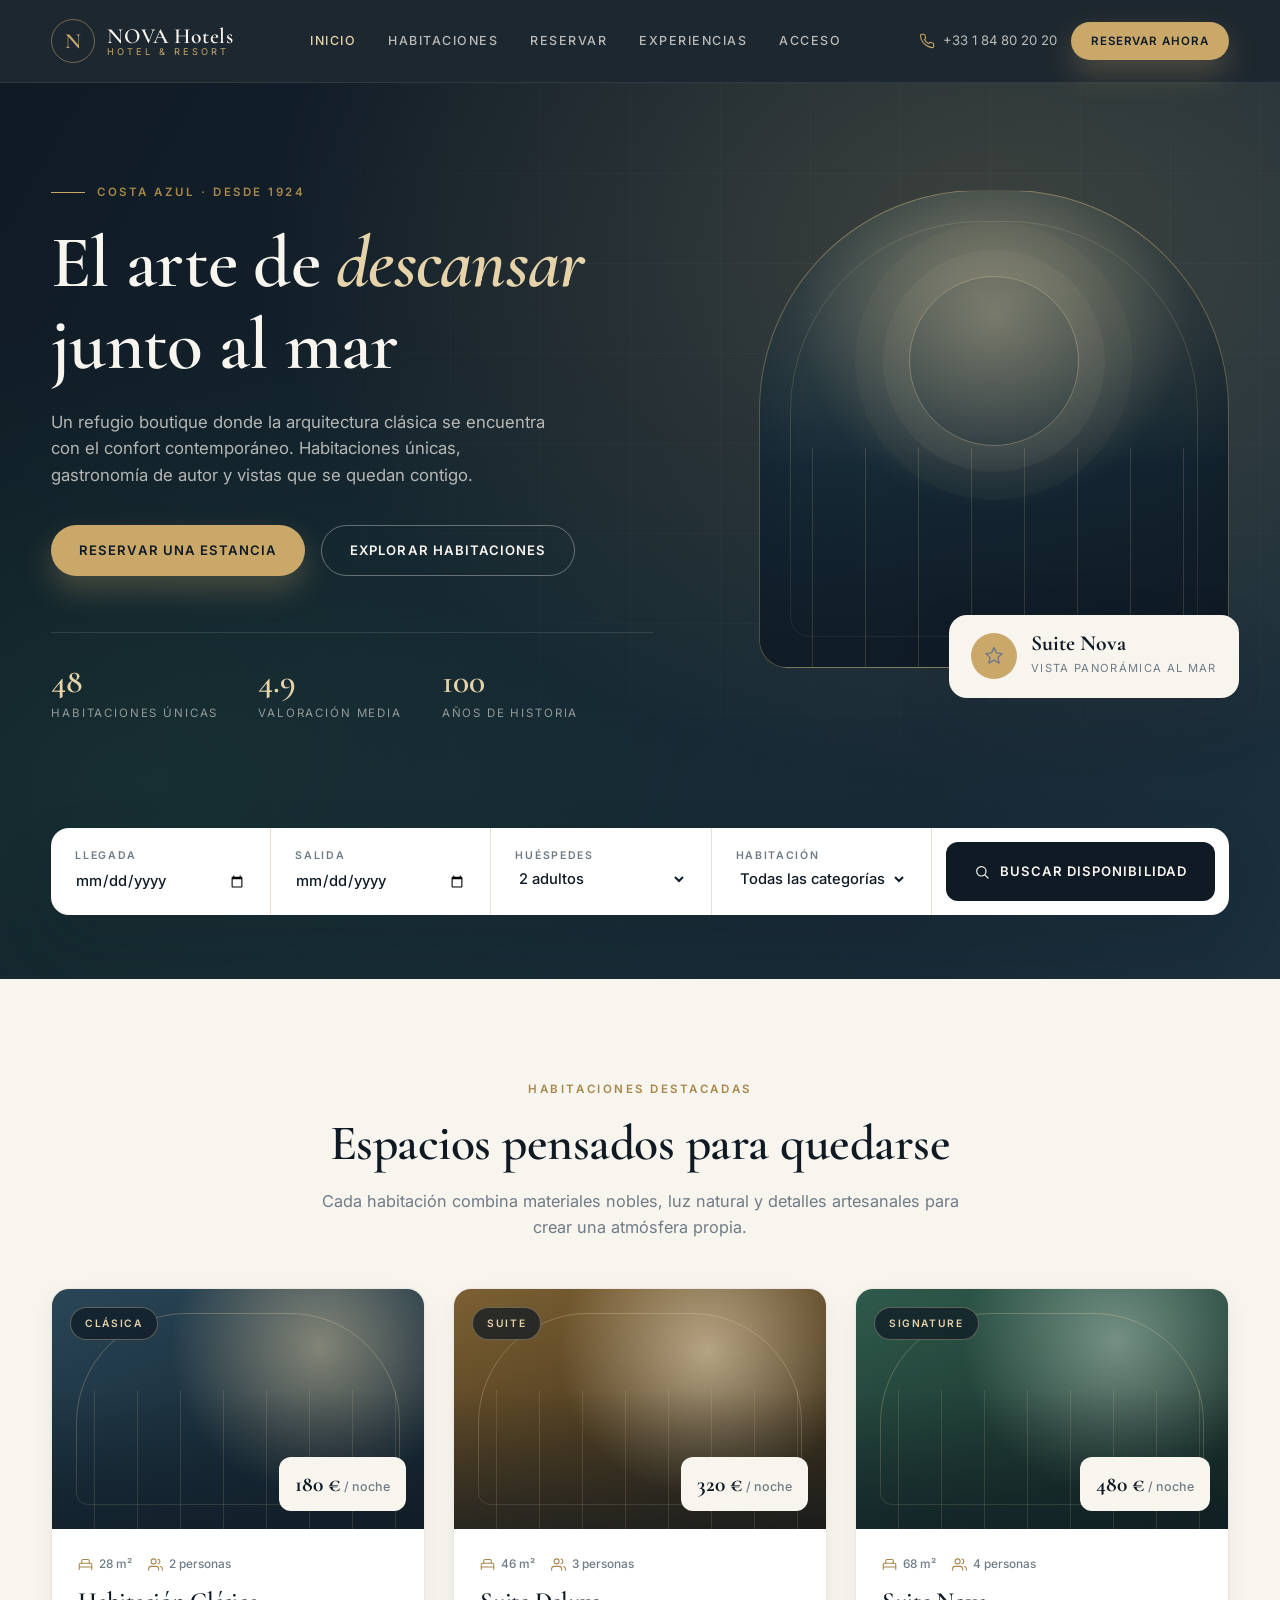
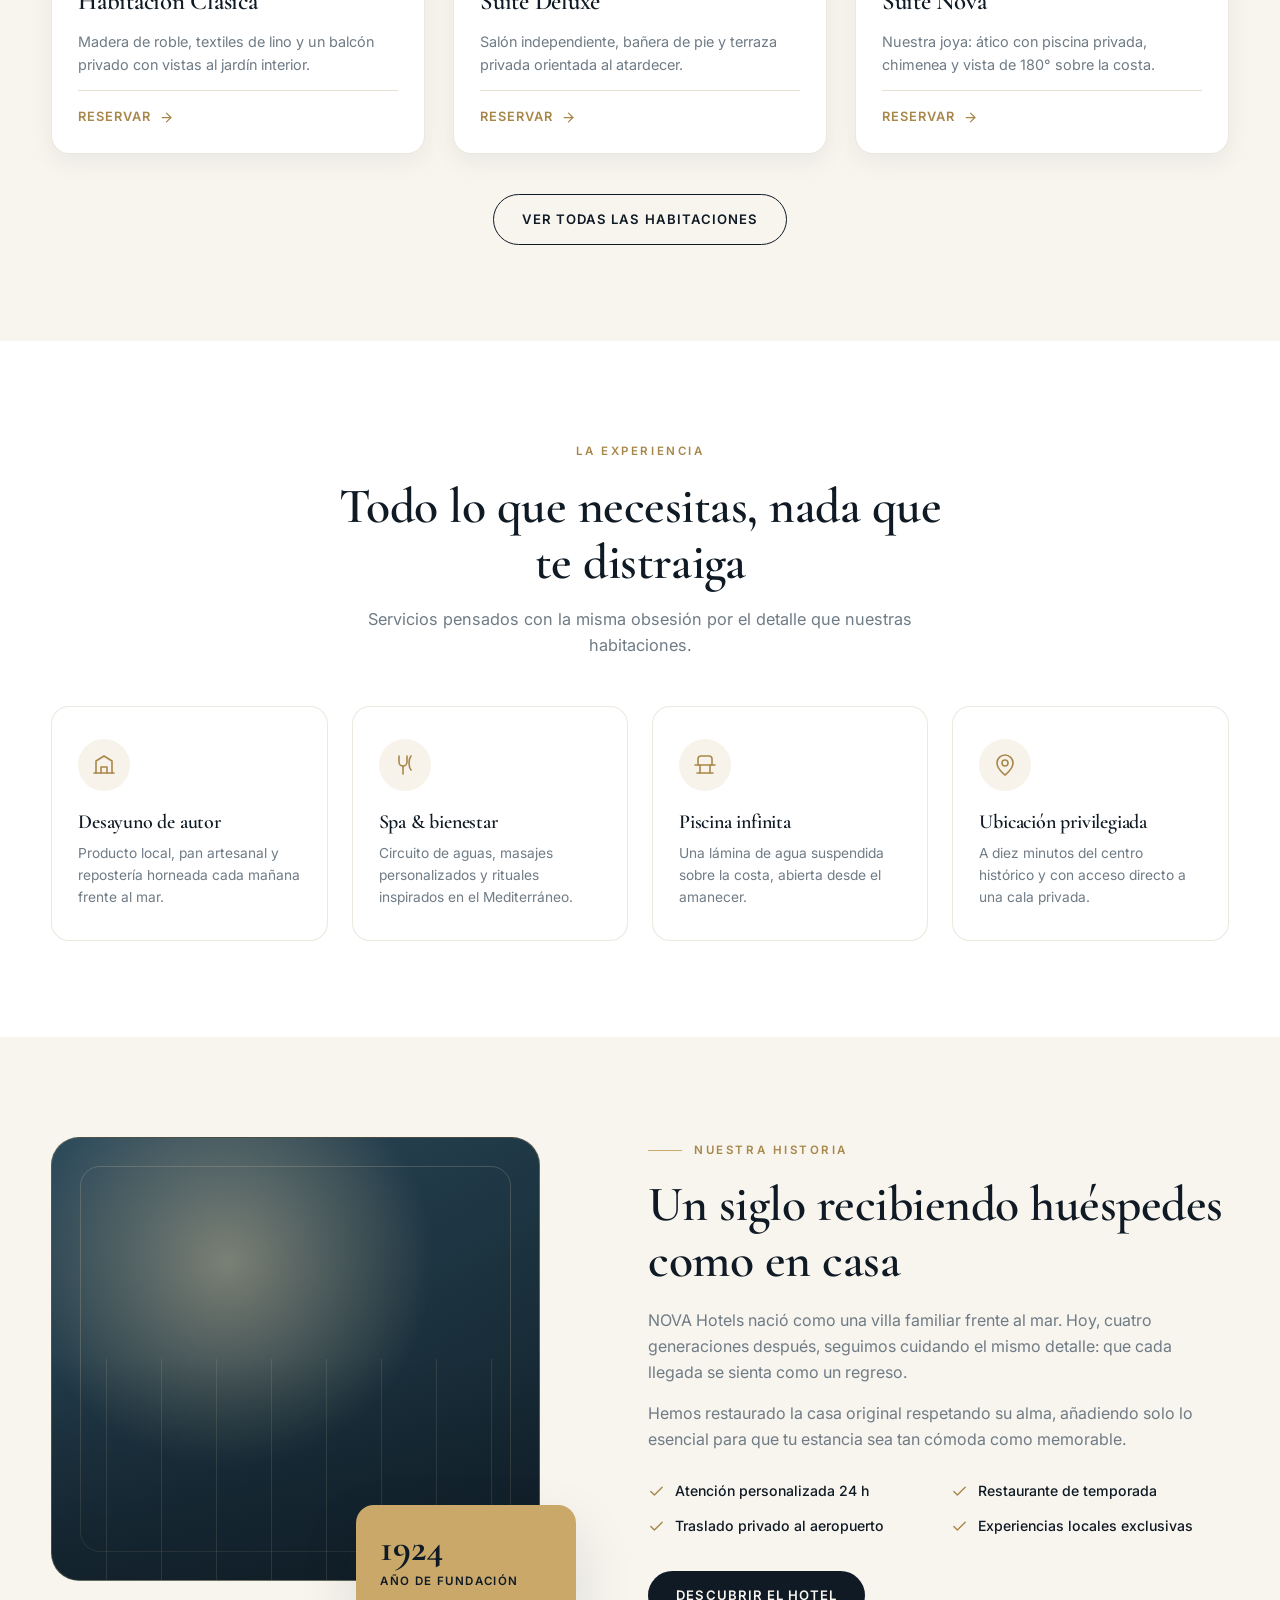
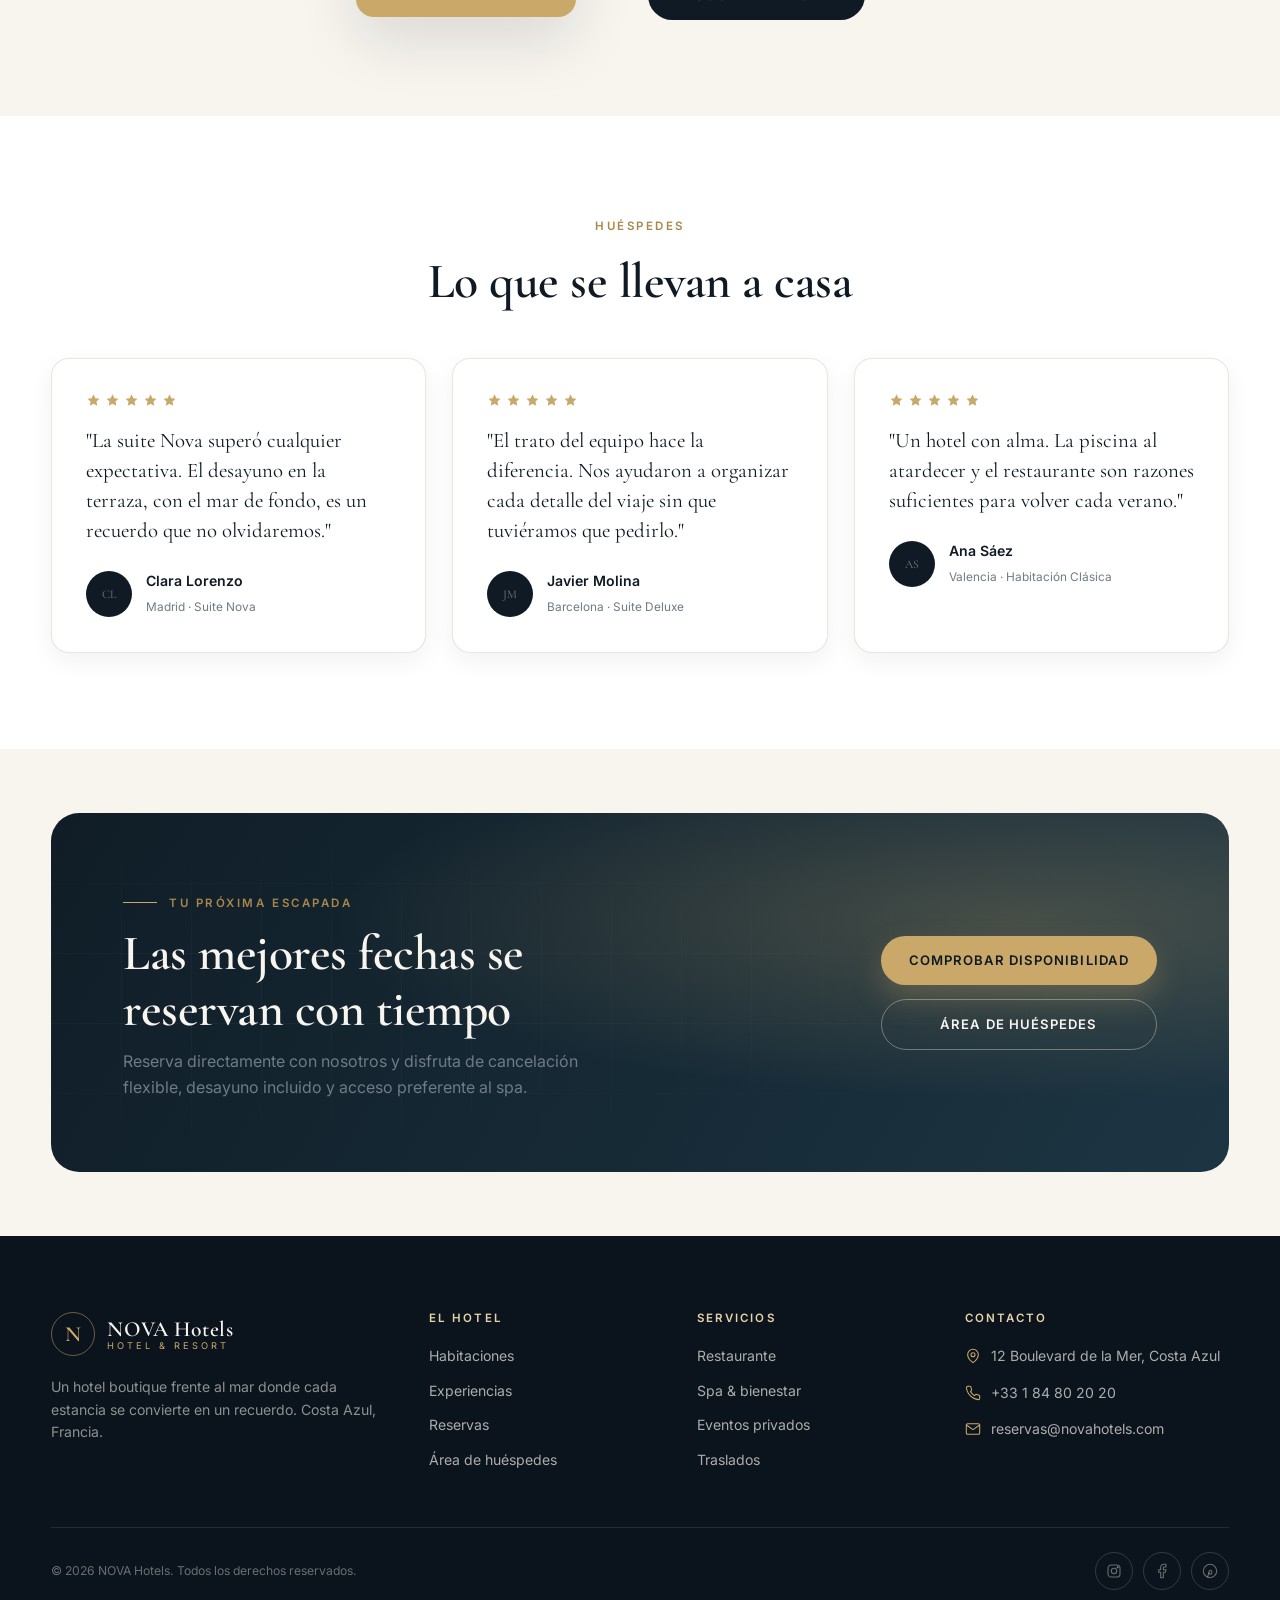
<file: src/main/resources/static/index.html>
<!DOCTYPE html>
<html lang="es">
<head>
  <meta charset="UTF-8">
  <meta name="viewport" content="width=device-width, initial-scale=1.0">
  <meta name="description" content="NOVA Hotels, hotel boutique frente al mar. Habitaciones exclusivas, gastronomía de autor y experiencias inolvidables.">
  <title>NOVA Hotels | Hotel &amp; Resort</title>
  <link rel="stylesheet" href="css/styles.css">
</head>
<body>

  <header class="site-header">
    <div class="container site-header__inner">
      <input type="checkbox" id="nav-check" class="nav-check">
      <a class="brand" href="index.html">
        <span class="brand__mark">N</span>
        <span class="brand__text">
          <span class="brand__name">NOVA Hotels</span>
          <span class="brand__tag">Hotel &amp; Resort</span>
        </span>
      </a>

      <nav class="site-nav" id="site-nav">
        <a href="index.html" class="is-active">Inicio</a>
        <a href="habitaciones.html">Habitaciones</a>
        <a href="reservar.html">Reservar</a>
        <a href="index.html#experiencias">Experiencias</a>
        <a href="login.html">Acceso</a>
      </nav>

      <div class="site-header__actions">
        <span class="site-header__phone">
          <svg width="16" height="16" viewBox="0 0 24 24" fill="none" stroke="currentColor" stroke-width="1.6" stroke-linecap="round" stroke-linejoin="round"><path d="M22 16.92v3a2 2 0 0 1-2.18 2 19.79 19.79 0 0 1-8.63-3.07 19.5 19.5 0 0 1-6-6 19.79 19.79 0 0 1-3.07-8.67A2 2 0 0 1 4.11 2h3a2 2 0 0 1 2 1.72c.13.96.36 1.9.7 2.81a2 2 0 0 1-.45 2.11L8.09 9.91a16 16 0 0 0 6 6l1.27-1.27a2 2 0 0 1 2.11-.45c.91.34 1.85.57 2.81.7A2 2 0 0 1 22 16.92z"/></svg>
          +33 1 84 80 20 20
        </span>
        <a class="btn btn--gold btn--sm" href="reservar.html">Reservar ahora</a>
        <label class="nav-toggle" for="nav-check" aria-label="Abrir menú">
          <span></span>
          <span></span>
          <span></span>
        </label>
      </div>
    </div>
  </header>

  <section class="hero">
    <div class="container">
      <div class="hero__inner">
        <div class="hero__content">
          <span class="eyebrow">Costa Azul · Desde 1924</span>
          <h1>El arte de <em>descansar</em> junto al mar</h1>
          <p>Un refugio boutique donde la arquitectura clásica se encuentra con el confort contemporáneo. Habitaciones únicas, gastronomía de autor y vistas que se quedan contigo.</p>
          <div class="hero__actions">
            <a class="btn btn--gold" href="reservar.html">Reservar una estancia</a>
            <a class="btn btn--outline" href="habitaciones.html">Explorar habitaciones</a>
          </div>
          <div class="hero__stats">
            <div class="hero__stat">
              <strong>48</strong>
              <span>Habitaciones únicas</span>
            </div>
            <div class="hero__stat">
              <strong>4.9</strong>
              <span>Valoración media</span>
            </div>
            <div class="hero__stat">
              <strong>100</strong>
              <span>Años de historia</span>
            </div>
          </div>
        </div>

        <div class="hero__visual">
          <div class="hero__frame">
            <span class="hero__frame-lines"></span>
          </div>
          <div class="hero__badge">
            <span class="hero__badge-icon">
              <svg width="20" height="20" viewBox="0 0 24 24" fill="none" stroke="currentColor" stroke-width="1.7" stroke-linecap="round" stroke-linejoin="round"><path d="M12 2l2.9 6.26L21.5 9.3l-4.75 4.4L18 20.5 12 17l-6 3.5 1.25-6.8L2.5 9.3l6.6-1.04L12 2z"/></svg>
            </span>
            <div>
              <strong>Suite Nova</strong>
              <span>Vista panorámica al mar</span>
            </div>
          </div>
        </div>
      </div>
    </div>

    <div class="container booking-bar">
      <form class="booking-bar__card" action="reservar.html">
        <div class="booking-field">
          <label for="llegada">Llegada</label>
          <input type="date" id="llegada" name="llegada">
        </div>
        <div class="booking-field">
          <label for="salida">Salida</label>
          <input type="date" id="salida" name="salida">
        </div>
        <div class="booking-field">
          <label for="huespedes">Huéspedes</label>
          <select id="huespedes" name="huespedes">
            <option>2 adultos</option>
            <option>1 adulto</option>
            <option>2 adultos + 1 niño</option>
            <option>3 adultos</option>
            <option>4 adultos</option>
          </select>
        </div>
        <div class="booking-field">
          <label for="tipo">Habitación</label>
          <select id="tipo" name="tipo">
            <option>Todas las categorías</option>
            <option>Clásica</option>
            <option>Deluxe</option>
            <option>Suite</option>
            <option>Suite Nova</option>
          </select>
        </div>
        <div class="booking-bar__action">
          <button class="btn btn--dark" type="submit">
            <svg width="16" height="16" viewBox="0 0 24 24" fill="none" stroke="currentColor" stroke-width="1.8" stroke-linecap="round" stroke-linejoin="round"><circle cx="11" cy="11" r="7"/><path d="M21 21l-4.35-4.35"/></svg>
            Buscar disponibilidad
          </button>
        </div>
      </form>
    </div>
  </section>

  <section class="section section--cream">
    <div class="container">
      <div class="section-head section-head--center">
        <span class="eyebrow">Habitaciones destacadas</span>
        <h2>Espacios pensados para quedarse</h2>
        <p>Cada habitación combina materiales nobles, luz natural y detalles artesanales para crear una atmósfera propia.</p>
      </div>

      <div class="featured-grid">
        <article class="room-card">
          <div class="room-card__media">
            <span class="room-card__tag">Clásica</span>
            <div class="room-card__price"><strong>180 €</strong> <span>/ noche</span></div>
          </div>
          <div class="room-card__body">
            <div class="room-card__meta">
              <span><svg width="15" height="15" viewBox="0 0 24 24" fill="none" stroke="currentColor" stroke-width="1.7" stroke-linecap="round" stroke-linejoin="round"><path d="M2 20v-8a2 2 0 0 1 2-2h16a2 2 0 0 1 2 2v8"/><path d="M2 16h20"/><path d="M6 10V6a2 2 0 0 1 2-2h8a2 2 0 0 1 2 2v4"/></svg> 28 m²</span>
              <span><svg width="15" height="15" viewBox="0 0 24 24" fill="none" stroke="currentColor" stroke-width="1.7" stroke-linecap="round" stroke-linejoin="round"><path d="M17 21v-2a4 4 0 0 0-4-4H5a4 4 0 0 0-4 4v2"/><circle cx="9" cy="7" r="4"/><path d="M23 21v-2a4 4 0 0 0-3-3.87"/><path d="M16 3.13a4 4 0 0 1 0 7.75"/></svg> 2 personas</span>
            </div>
            <h3>Habitación Clásica</h3>
            <p>Madera de roble, textiles de lino y un balcón privado con vistas al jardín interior.</p>
            <div class="room-card__footer">
              <a class="link-arrow" href="reservar.html">Reservar
                <svg width="15" height="15" viewBox="0 0 24 24" fill="none" stroke="currentColor" stroke-width="2" stroke-linecap="round" stroke-linejoin="round"><path d="M5 12h14"/><path d="M12 5l7 7-7 7"/></svg>
              </a>
            </div>
          </div>
        </article>

        <article class="room-card">
          <div class="room-card__media room-card__media--gold">
            <span class="room-card__tag">Suite</span>
            <div class="room-card__price"><strong>320 €</strong> <span>/ noche</span></div>
          </div>
          <div class="room-card__body">
            <div class="room-card__meta">
              <span><svg width="15" height="15" viewBox="0 0 24 24" fill="none" stroke="currentColor" stroke-width="1.7" stroke-linecap="round" stroke-linejoin="round"><path d="M2 20v-8a2 2 0 0 1 2-2h16a2 2 0 0 1 2 2v8"/><path d="M2 16h20"/><path d="M6 10V6a2 2 0 0 1 2-2h8a2 2 0 0 1 2 2v4"/></svg> 46 m²</span>
              <span><svg width="15" height="15" viewBox="0 0 24 24" fill="none" stroke="currentColor" stroke-width="1.7" stroke-linecap="round" stroke-linejoin="round"><path d="M17 21v-2a4 4 0 0 0-4-4H5a4 4 0 0 0-4 4v2"/><circle cx="9" cy="7" r="4"/><path d="M23 21v-2a4 4 0 0 0-3-3.87"/><path d="M16 3.13a4 4 0 0 1 0 7.75"/></svg> 3 personas</span>
            </div>
            <h3>Suite Deluxe</h3>
            <p>Salón independiente, bañera de pie y terraza privada orientada al atardecer.</p>
            <div class="room-card__footer">
              <a class="link-arrow" href="reservar.html">Reservar
                <svg width="15" height="15" viewBox="0 0 24 24" fill="none" stroke="currentColor" stroke-width="2" stroke-linecap="round" stroke-linejoin="round"><path d="M5 12h14"/><path d="M12 5l7 7-7 7"/></svg>
              </a>
            </div>
          </div>
        </article>

        <article class="room-card">
          <div class="room-card__media room-card__media--green">
            <span class="room-card__tag">Signature</span>
            <div class="room-card__price"><strong>480 €</strong> <span>/ noche</span></div>
          </div>
          <div class="room-card__body">
            <div class="room-card__meta">
              <span><svg width="15" height="15" viewBox="0 0 24 24" fill="none" stroke="currentColor" stroke-width="1.7" stroke-linecap="round" stroke-linejoin="round"><path d="M2 20v-8a2 2 0 0 1 2-2h16a2 2 0 0 1 2 2v8"/><path d="M2 16h20"/><path d="M6 10V6a2 2 0 0 1 2-2h8a2 2 0 0 1 2 2v4"/></svg> 68 m²</span>
              <span><svg width="15" height="15" viewBox="0 0 24 24" fill="none" stroke="currentColor" stroke-width="1.7" stroke-linecap="round" stroke-linejoin="round"><path d="M17 21v-2a4 4 0 0 0-4-4H5a4 4 0 0 0-4 4v2"/><circle cx="9" cy="7" r="4"/><path d="M23 21v-2a4 4 0 0 0-3-3.87"/><path d="M16 3.13a4 4 0 0 1 0 7.75"/></svg> 4 personas</span>
            </div>
            <h3>Suite Nova</h3>
            <p>Nuestra joya: ático con piscina privada, chimenea y vista de 180° sobre la costa.</p>
            <div class="room-card__footer">
              <a class="link-arrow" href="reservar.html">Reservar
                <svg width="15" height="15" viewBox="0 0 24 24" fill="none" stroke="currentColor" stroke-width="2" stroke-linecap="round" stroke-linejoin="round"><path d="M5 12h14"/><path d="M12 5l7 7-7 7"/></svg>
              </a>
            </div>
          </div>
        </article>
      </div>

      <div class="section-foot">
        <a class="btn btn--outline-dark" href="habitaciones.html">Ver todas las habitaciones</a>
      </div>
    </div>
  </section>

  <section class="section section--white" id="experiencias">
    <div class="container">
      <div class="section-head section-head--center">
        <span class="eyebrow">La experiencia</span>
        <h2>Todo lo que necesitas, nada que te distraiga</h2>
        <p>Servicios pensados con la misma obsesión por el detalle que nuestras habitaciones.</p>
      </div>

      <div class="features-grid">
        <article class="feature">
          <span class="feature__icon">
            <svg width="24" height="24" viewBox="0 0 24 24" fill="none" stroke="currentColor" stroke-width="1.6" stroke-linecap="round" stroke-linejoin="round"><path d="M2 20h20"/><path d="M4 20V8l8-5 8 5v12"/><path d="M9 20v-6h6v6"/></svg>
          </span>
          <h3>Desayuno de autor</h3>
          <p>Producto local, pan artesanal y repostería horneada cada mañana frente al mar.</p>
        </article>

        <article class="feature">
          <span class="feature__icon">
            <svg width="24" height="24" viewBox="0 0 24 24" fill="none" stroke="currentColor" stroke-width="1.6" stroke-linecap="round" stroke-linejoin="round"><path d="M6 3v6a4 4 0 0 0 8 0V3"/><path d="M10 13v8"/><path d="M18 3c-1.5 2-2 4-2 7s.5 5 2 7"/></svg>
          </span>
          <h3>Spa &amp; bienestar</h3>
          <p>Circuito de aguas, masajes personalizados y rituales inspirados en el Mediterráneo.</p>
        </article>

        <article class="feature">
          <span class="feature__icon">
            <svg width="24" height="24" viewBox="0 0 24 24" fill="none" stroke="currentColor" stroke-width="1.6" stroke-linecap="round" stroke-linejoin="round"><path d="M2 12h20"/><path d="M5 12V6a3 3 0 0 1 3-3h8a3 3 0 0 1 3 3v6"/><path d="M7 12v8"/><path d="M17 12v8"/><path d="M4 20h16"/></svg>
          </span>
          <h3>Piscina infinita</h3>
          <p>Una lámina de agua suspendida sobre la costa, abierta desde el amanecer.</p>
        </article>

        <article class="feature">
          <span class="feature__icon">
            <svg width="24" height="24" viewBox="0 0 24 24" fill="none" stroke="currentColor" stroke-width="1.6" stroke-linecap="round" stroke-linejoin="round"><path d="M20 10c0 6-8 12-8 12S4 16 4 10a8 8 0 1 1 16 0z"/><circle cx="12" cy="10" r="3"/></svg>
          </span>
          <h3>Ubicación privilegiada</h3>
          <p>A diez minutos del centro histórico y con acceso directo a una cala privada.</p>
        </article>
      </div>
    </div>
  </section>

  <section class="section section--cream">
    <div class="container about">
      <div class="about__visual">
        <div class="about__frame"></div>
        <div class="about__note">
          <strong>1924</strong>
          <span>Año de fundación</span>
        </div>
      </div>
      <div class="about__content">
        <span class="eyebrow">Nuestra historia</span>
        <h2>Un siglo recibiendo huéspedes como en casa</h2>
        <p>NOVA Hotels nació como una villa familiar frente al mar. Hoy, cuatro generaciones después, seguimos cuidando el mismo detalle: que cada llegada se sienta como un regreso.</p>
        <p>Hemos restaurado la casa original respetando su alma, añadiendo solo lo esencial para que tu estancia sea tan cómoda como memorable.</p>
        <ul class="about__list">
          <li><svg width="17" height="17" viewBox="0 0 24 24" fill="none" stroke="currentColor" stroke-width="2" stroke-linecap="round" stroke-linejoin="round"><path d="M20 6L9 17l-5-5"/></svg> Atención personalizada 24 h</li>
          <li><svg width="17" height="17" viewBox="0 0 24 24" fill="none" stroke="currentColor" stroke-width="2" stroke-linecap="round" stroke-linejoin="round"><path d="M20 6L9 17l-5-5"/></svg> Restaurante de temporada</li>
          <li><svg width="17" height="17" viewBox="0 0 24 24" fill="none" stroke="currentColor" stroke-width="2" stroke-linecap="round" stroke-linejoin="round"><path d="M20 6L9 17l-5-5"/></svg> Traslado privado al aeropuerto</li>
          <li><svg width="17" height="17" viewBox="0 0 24 24" fill="none" stroke="currentColor" stroke-width="2" stroke-linecap="round" stroke-linejoin="round"><path d="M20 6L9 17l-5-5"/></svg> Experiencias locales exclusivas</li>
        </ul>
        <a class="btn btn--dark" href="habitaciones.html">Descubrir el hotel</a>
      </div>
    </div>
  </section>

  <section class="section section--white">
    <div class="container">
      <div class="section-head section-head--center">
        <span class="eyebrow">Huéspedes</span>
        <h2>Lo que se llevan a casa</h2>
      </div>

      <div class="testimonial">
        <article class="testimonial__card">
          <div class="testimonial__stars">
            <svg width="15" height="15" viewBox="0 0 24 24" fill="currentColor"><path d="M12 2l2.9 6.26L21.5 9.3l-4.75 4.4L18 20.5 12 17l-6 3.5 1.25-6.8L2.5 9.3l6.6-1.04L12 2z"/></svg>
            <svg width="15" height="15" viewBox="0 0 24 24" fill="currentColor"><path d="M12 2l2.9 6.26L21.5 9.3l-4.75 4.4L18 20.5 12 17l-6 3.5 1.25-6.8L2.5 9.3l6.6-1.04L12 2z"/></svg>
            <svg width="15" height="15" viewBox="0 0 24 24" fill="currentColor"><path d="M12 2l2.9 6.26L21.5 9.3l-4.75 4.4L18 20.5 12 17l-6 3.5 1.25-6.8L2.5 9.3l6.6-1.04L12 2z"/></svg>
            <svg width="15" height="15" viewBox="0 0 24 24" fill="currentColor"><path d="M12 2l2.9 6.26L21.5 9.3l-4.75 4.4L18 20.5 12 17l-6 3.5 1.25-6.8L2.5 9.3l6.6-1.04L12 2z"/></svg>
            <svg width="15" height="15" viewBox="0 0 24 24" fill="currentColor"><path d="M12 2l2.9 6.26L21.5 9.3l-4.75 4.4L18 20.5 12 17l-6 3.5 1.25-6.8L2.5 9.3l6.6-1.04L12 2z"/></svg>
          </div>
          <blockquote>"La suite Nova superó cualquier expectativa. El desayuno en la terraza, con el mar de fondo, es un recuerdo que no olvidaremos."</blockquote>
          <div class="testimonial__author">
            <span class="testimonial__avatar">CL</span>
            <div>
              <strong>Clara Lorenzo</strong>
              <span>Madrid · Suite Nova</span>
            </div>
          </div>
        </article>

        <article class="testimonial__card">
          <div class="testimonial__stars">
            <svg width="15" height="15" viewBox="0 0 24 24" fill="currentColor"><path d="M12 2l2.9 6.26L21.5 9.3l-4.75 4.4L18 20.5 12 17l-6 3.5 1.25-6.8L2.5 9.3l6.6-1.04L12 2z"/></svg>
            <svg width="15" height="15" viewBox="0 0 24 24" fill="currentColor"><path d="M12 2l2.9 6.26L21.5 9.3l-4.75 4.4L18 20.5 12 17l-6 3.5 1.25-6.8L2.5 9.3l6.6-1.04L12 2z"/></svg>
            <svg width="15" height="15" viewBox="0 0 24 24" fill="currentColor"><path d="M12 2l2.9 6.26L21.5 9.3l-4.75 4.4L18 20.5 12 17l-6 3.5 1.25-6.8L2.5 9.3l6.6-1.04L12 2z"/></svg>
            <svg width="15" height="15" viewBox="0 0 24 24" fill="currentColor"><path d="M12 2l2.9 6.26L21.5 9.3l-4.75 4.4L18 20.5 12 17l-6 3.5 1.25-6.8L2.5 9.3l6.6-1.04L12 2z"/></svg>
            <svg width="15" height="15" viewBox="0 0 24 24" fill="currentColor"><path d="M12 2l2.9 6.26L21.5 9.3l-4.75 4.4L18 20.5 12 17l-6 3.5 1.25-6.8L2.5 9.3l6.6-1.04L12 2z"/></svg>
          </div>
          <blockquote>"El trato del equipo hace la diferencia. Nos ayudaron a organizar cada detalle del viaje sin que tuviéramos que pedirlo."</blockquote>
          <div class="testimonial__author">
            <span class="testimonial__avatar">JM</span>
            <div>
              <strong>Javier Molina</strong>
              <span>Barcelona · Suite Deluxe</span>
            </div>
          </div>
        </article>

        <article class="testimonial__card">
          <div class="testimonial__stars">
            <svg width="15" height="15" viewBox="0 0 24 24" fill="currentColor"><path d="M12 2l2.9 6.26L21.5 9.3l-4.75 4.4L18 20.5 12 17l-6 3.5 1.25-6.8L2.5 9.3l6.6-1.04L12 2z"/></svg>
            <svg width="15" height="15" viewBox="0 0 24 24" fill="currentColor"><path d="M12 2l2.9 6.26L21.5 9.3l-4.75 4.4L18 20.5 12 17l-6 3.5 1.25-6.8L2.5 9.3l6.6-1.04L12 2z"/></svg>
            <svg width="15" height="15" viewBox="0 0 24 24" fill="currentColor"><path d="M12 2l2.9 6.26L21.5 9.3l-4.75 4.4L18 20.5 12 17l-6 3.5 1.25-6.8L2.5 9.3l6.6-1.04L12 2z"/></svg>
            <svg width="15" height="15" viewBox="0 0 24 24" fill="currentColor"><path d="M12 2l2.9 6.26L21.5 9.3l-4.75 4.4L18 20.5 12 17l-6 3.5 1.25-6.8L2.5 9.3l6.6-1.04L12 2z"/></svg>
            <svg width="15" height="15" viewBox="0 0 24 24" fill="currentColor"><path d="M12 2l2.9 6.26L21.5 9.3l-4.75 4.4L18 20.5 12 17l-6 3.5 1.25-6.8L2.5 9.3l6.6-1.04L12 2z"/></svg>
          </div>
          <blockquote>"Un hotel con alma. La piscina al atardecer y el restaurante son razones suficientes para volver cada verano."</blockquote>
          <div class="testimonial__author">
            <span class="testimonial__avatar">AS</span>
            <div>
              <strong>Ana Sáez</strong>
              <span>Valencia · Habitación Clásica</span>
            </div>
          </div>
        </article>
      </div>
    </div>
  </section>

  <section class="section section--cream section--tight">
    <div class="container">
      <div class="cta-band">
        <div>
          <span class="eyebrow">Tu próxima escapada</span>
          <h2>Las mejores fechas se reservan con tiempo</h2>
          <p>Reserva directamente con nosotros y disfruta de cancelación flexible, desayuno incluido y acceso preferente al spa.</p>
        </div>
        <div class="cta-band__actions">
          <a class="btn btn--gold" href="reservar.html">Comprobar disponibilidad</a>
          <a class="btn btn--outline" href="login.html">Área de huéspedes</a>
        </div>
      </div>
    </div>
  </section>

  <footer class="site-footer">
    <div class="container">
      <div class="site-footer__grid">
        <div class="site-footer__col">
          <a class="brand" href="index.html">
            <span class="brand__mark">N</span>
            <span class="brand__text">
              <span class="brand__name">NOVA Hotels</span>
              <span class="brand__tag">Hotel &amp; Resort</span>
            </span>
          </a>
          <p>Un hotel boutique frente al mar donde cada estancia se convierte en un recuerdo. Costa Azul, Francia.</p>
        </div>

        <div class="site-footer__col">
          <h4>El hotel</h4>
          <div class="site-footer__links">
            <a href="habitaciones.html">Habitaciones</a>
            <a href="index.html#experiencias">Experiencias</a>
            <a href="reservar.html">Reservas</a>
            <a href="login.html">Área de huéspedes</a>
          </div>
        </div>

        <div class="site-footer__col">
          <h4>Servicios</h4>
          <div class="site-footer__links">
            <a href="#">Restaurante</a>
            <a href="#">Spa &amp; bienestar</a>
            <a href="#">Eventos privados</a>
            <a href="#">Traslados</a>
          </div>
        </div>

        <div class="site-footer__col">
          <h4>Contacto</h4>
          <ul class="site-footer__contact">
            <li>
              <svg width="16" height="16" viewBox="0 0 24 24" fill="none" stroke="currentColor" stroke-width="1.6" stroke-linecap="round" stroke-linejoin="round"><path d="M20 10c0 6-8 12-8 12S4 16 4 10a8 8 0 1 1 16 0z"/><circle cx="12" cy="10" r="3"/></svg>
              12 Boulevard de la Mer, Costa Azul
            </li>
            <li>
              <svg width="16" height="16" viewBox="0 0 24 24" fill="none" stroke="currentColor" stroke-width="1.6" stroke-linecap="round" stroke-linejoin="round"><path d="M22 16.92v3a2 2 0 0 1-2.18 2 19.79 19.79 0 0 1-8.63-3.07 19.5 19.5 0 0 1-6-6 19.79 19.79 0 0 1-3.07-8.67A2 2 0 0 1 4.11 2h3a2 2 0 0 1 2 1.72c.13.96.36 1.9.7 2.81a2 2 0 0 1-.45 2.11L8.09 9.91a16 16 0 0 0 6 6l1.27-1.27a2 2 0 0 1 2.11-.45c.91.34 1.85.57 2.81.7A2 2 0 0 1 22 16.92z"/></svg>
              +33 1 84 80 20 20
            </li>
            <li>
              <svg width="16" height="16" viewBox="0 0 24 24" fill="none" stroke="currentColor" stroke-width="1.6" stroke-linecap="round" stroke-linejoin="round"><path d="M4 4h16a2 2 0 0 1 2 2v12a2 2 0 0 1-2 2H4a2 2 0 0 1-2-2V6a2 2 0 0 1 2-2z"/><path d="M22 6l-10 7L2 6"/></svg>
              reservas@novahotels.com
            </li>
          </ul>
        </div>
      </div>

      <div class="site-footer__bottom">
        <span>© 2026 NOVA Hotels. Todos los derechos reservados.</span>
        <div class="site-footer__social">
          <a href="#" aria-label="Instagram">
            <svg width="16" height="16" viewBox="0 0 24 24" fill="none" stroke="currentColor" stroke-width="1.6" stroke-linecap="round" stroke-linejoin="round"><rect x="3" y="3" width="18" height="18" rx="5"/><circle cx="12" cy="12" r="4"/><circle cx="17.5" cy="6.5" r="0.8" fill="currentColor"/></svg>
          </a>
          <a href="#" aria-label="Facebook">
            <svg width="16" height="16" viewBox="0 0 24 24" fill="none" stroke="currentColor" stroke-width="1.6" stroke-linecap="round" stroke-linejoin="round"><path d="M18 2h-3a5 5 0 0 0-5 5v3H7v4h3v8h4v-8h3l1-4h-4V7a1 1 0 0 1 1-1h3z"/></svg>
          </a>
          <a href="#" aria-label="Pinterest">
            <svg width="16" height="16" viewBox="0 0 24 24" fill="none" stroke="currentColor" stroke-width="1.6" stroke-linecap="round" stroke-linejoin="round"><circle cx="12" cy="12" r="10"/><path d="M8.5 21c.5-2 1.5-5 1.8-6.4"/><path d="M10.6 14.4c-.6-1.4.2-3.4 2-3.4 1.5 0 2.2 1 2.2 2.3 0 1.8-1 3.5-2.4 3.5-.9 0-1.6-.7-1.4-1.6"/></svg>
          </a>
        </div>
      </div>
    </div>
  </footer>

</body>
</html>
</file>
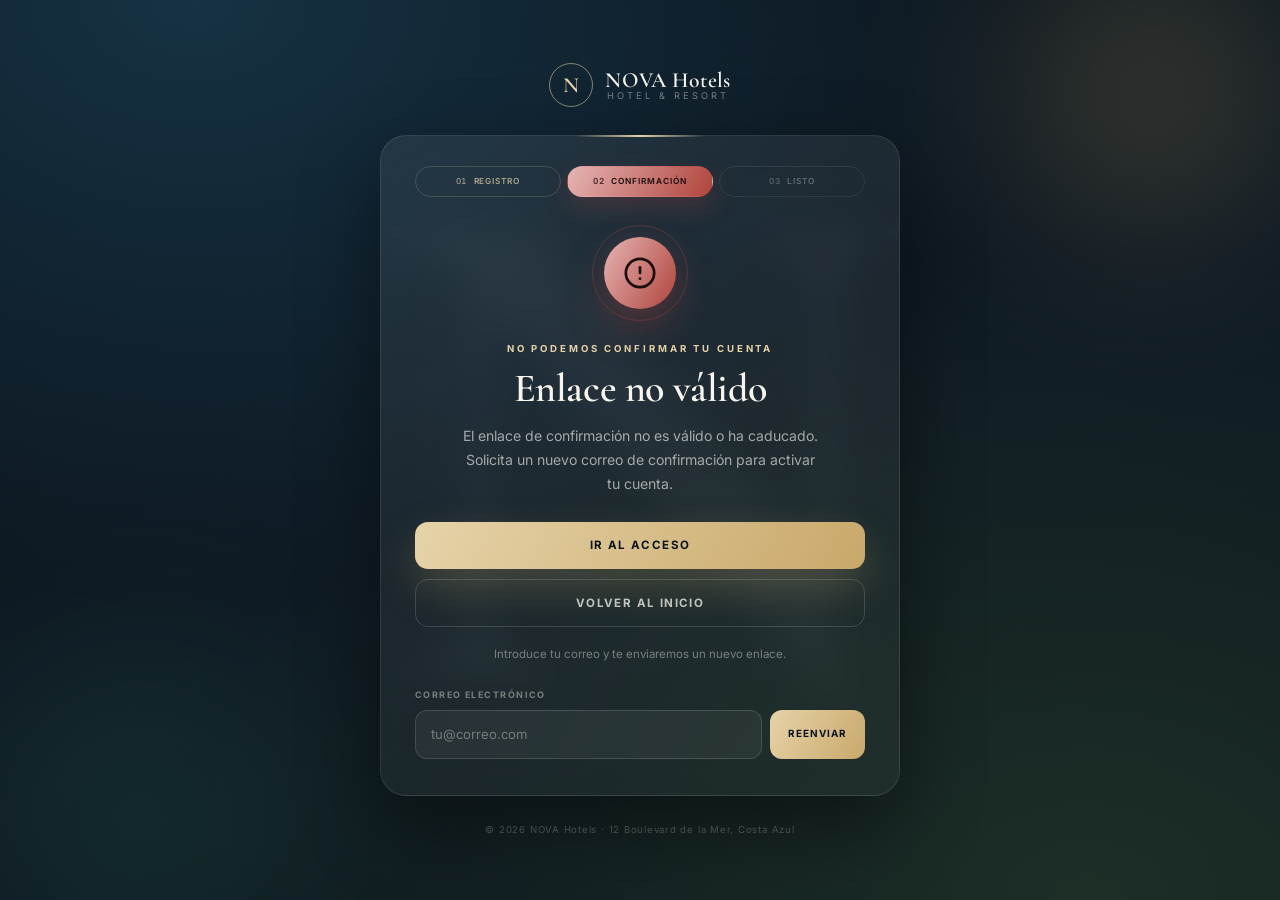
<file: src/main/resources/static/confirmacion-cuenta.html>
<!DOCTYPE html>
<html lang="es">
<head>
  <meta charset="UTF-8">
  <meta name="viewport" content="width=device-width, initial-scale=1.0">
  <meta name="description" content="Confirmación de cuenta de NOVA Hotels.">
  <title>Confirmación de cuenta | NOVA Hotels</title>
  <link rel="stylesheet" href="css/styles.css">
  <link rel="stylesheet" href="css/confirmacion-cuenta.css">
</head>
<body class="confirm-page">

  <div class="confirm-page__backdrop" aria-hidden="true">
    <span class="confirm-page__aurora confirm-page__aurora--gold"></span>
    <span class="confirm-page__aurora confirm-page__aurora--teal"></span>
    <span class="confirm-page__watermark">N</span>
  </div>

  <main class="confirm-main">
    <a class="brand confirm-brand" href="index.html">
      <span class="brand__mark">N</span>
      <span class="brand__text">
        <span class="brand__name">NOVA Hotels</span>
        <span class="brand__tag">Hotel &amp; Resort</span>
      </span>
    </a>

    <section class="confirm-card" aria-live="polite">
      <ol class="confirm-steps" aria-label="Progreso de activación">
        <li class="confirm-steps__item is-done">
          <span class="confirm-steps__num">01</span>
          <span class="confirm-steps__label">Registro</span>
        </li>
        <li class="confirm-steps__item is-active">
          <span class="confirm-steps__num">02</span>
          <span class="confirm-steps__label">Confirmación</span>
        </li>
        <li class="confirm-steps__item">
          <span class="confirm-steps__num">03</span>
          <span class="confirm-steps__label">Listo</span>
        </li>
      </ol>

      <div class="confirm-card__icon-wrap">
        <span class="confirm-card__icon" id="confirm-icon">
          <svg width="34" height="34" viewBox="0 0 24 24" fill="none" stroke="currentColor" stroke-width="1.9" stroke-linecap="round" stroke-linejoin="round"><path d="M20 6L9 17l-5-5"/></svg>
        </span>
      </div>

      <p class="confirm-card__eyebrow" id="confirm-eyebrow">NOVA Club</p>
      <h1 id="confirm-title">Cuenta confirmada</h1>
      <p id="confirm-text">Tu correo se ha verificado correctamente. Ya puedes iniciar sesión y reservar tu próxima estancia en NOVA Hotels.</p>

      <div class="confirm-card__actions">
        <a class="confirm-btn confirm-btn--gold" id="confirm-primary" href="login.html">Iniciar sesión</a>
        <a class="confirm-btn confirm-btn--ghost" href="index.html">Volver al inicio</a>
      </div>

      <p class="confirm-card__hint" id="confirm-hint">El enlace de confirmación caduca a las 48 horas.</p>

      <form class="confirm-resend" id="confirm-resend" hidden>
        <label class="confirm-resend__label" for="confirm-resend-correo">Correo electrónico</label>
        <div class="confirm-resend__row">
          <input type="email" id="confirm-resend-correo" placeholder="tu@correo.com" autocomplete="email" required>
          <button type="submit">Reenviar</button>
        </div>
      </form>
      <p class="confirm-resend-status" id="confirm-resend-status" hidden></p>
    </section>

    <p class="confirm-legal">© 2026 NOVA Hotels · 12 Boulevard de la Mer, Costa Azul</p>
  </main>

  <script>
    (function () {
      var API_BASE = (window.location.port === '8080') ? '' : 'http://localhost:8080';
      var params = new URLSearchParams(window.location.search);
      var estado = (params.get('estado') || '').toLowerCase();
      var ok = estado === 'ok';

      var icon = document.getElementById('confirm-icon');
      var eyebrow = document.getElementById('confirm-eyebrow');
      var title = document.getElementById('confirm-title');
      var text = document.getElementById('confirm-text');
      var primary = document.getElementById('confirm-primary');
      var hint = document.getElementById('confirm-hint');
      var resendForm = document.getElementById('confirm-resend');
      var resendInput = document.getElementById('confirm-resend-correo');
      var resendBtn = resendForm ? resendForm.querySelector('button') : null;
      var resendStatus = document.getElementById('confirm-resend-status');

      if (!ok) {
        document.body.classList.add('confirm-page--error');
        if (icon) {
          icon.innerHTML = '<svg width="34" height="34" viewBox="0 0 24 24" fill="none" stroke="currentColor" stroke-width="1.9" stroke-linecap="round" stroke-linejoin="round"><circle cx="12" cy="12" r="10"/><path d="M12 8v4"/><path d="M12 16h.01"/></svg>';
        }
        if (eyebrow) eyebrow.textContent = 'No podemos confirmar tu cuenta';
        if (title) title.textContent = 'Enlace no válido';
        if (text) text.textContent = 'El enlace de confirmación no es válido o ha caducado. Solicita un nuevo correo de confirmación para activar tu cuenta.';
        if (primary) {
          primary.textContent = 'Ir al acceso';
          primary.setAttribute('href', 'login.html');
        }
        if (hint) hint.textContent = 'Introduce tu correo y te enviaremos un nuevo enlace.';
        if (resendForm) resendForm.hidden = false;
      }

      if (resendForm) {
        resendForm.addEventListener('submit', function (event) {
          event.preventDefault();

          var correo = resendInput ? resendInput.value.trim() : '';
          if (!correo) return;

          if (resendBtn) resendBtn.disabled = true;
          if (resendStatus) {
            resendStatus.hidden = false;
            resendStatus.textContent = 'Enviando un nuevo enlace...';
          }

          fetch(API_BASE + '/api/usuarios/reenviar-confirmacion', {
            method: 'POST',
            headers: { 'Content-Type': 'application/json' },
            body: JSON.stringify({ correo: correo })
          })
            .then(function (response) {
              if (!response.ok) {
                return response.text().then(function (mensaje) {
                  throw new Error(mensaje || 'No se pudo reenviar el correo.');
                });
              }
              return response.json();
            })
            .then(function () {
              if (resendStatus) {
                resendStatus.textContent = 'Correo reenviado. Revisa tu bandeja de entrada y la carpeta de spam.';
              }
              if (resendInput) resendInput.value = '';
            })
            .catch(function (error) {
              if (resendStatus) {
                resendStatus.textContent = error.message || 'No se pudo reenviar el correo.';
              }
            })
            .finally(function () {
              if (resendBtn) resendBtn.disabled = false;
            });
        });
      }
    })();
  </script>

</body>
</html>
</file>
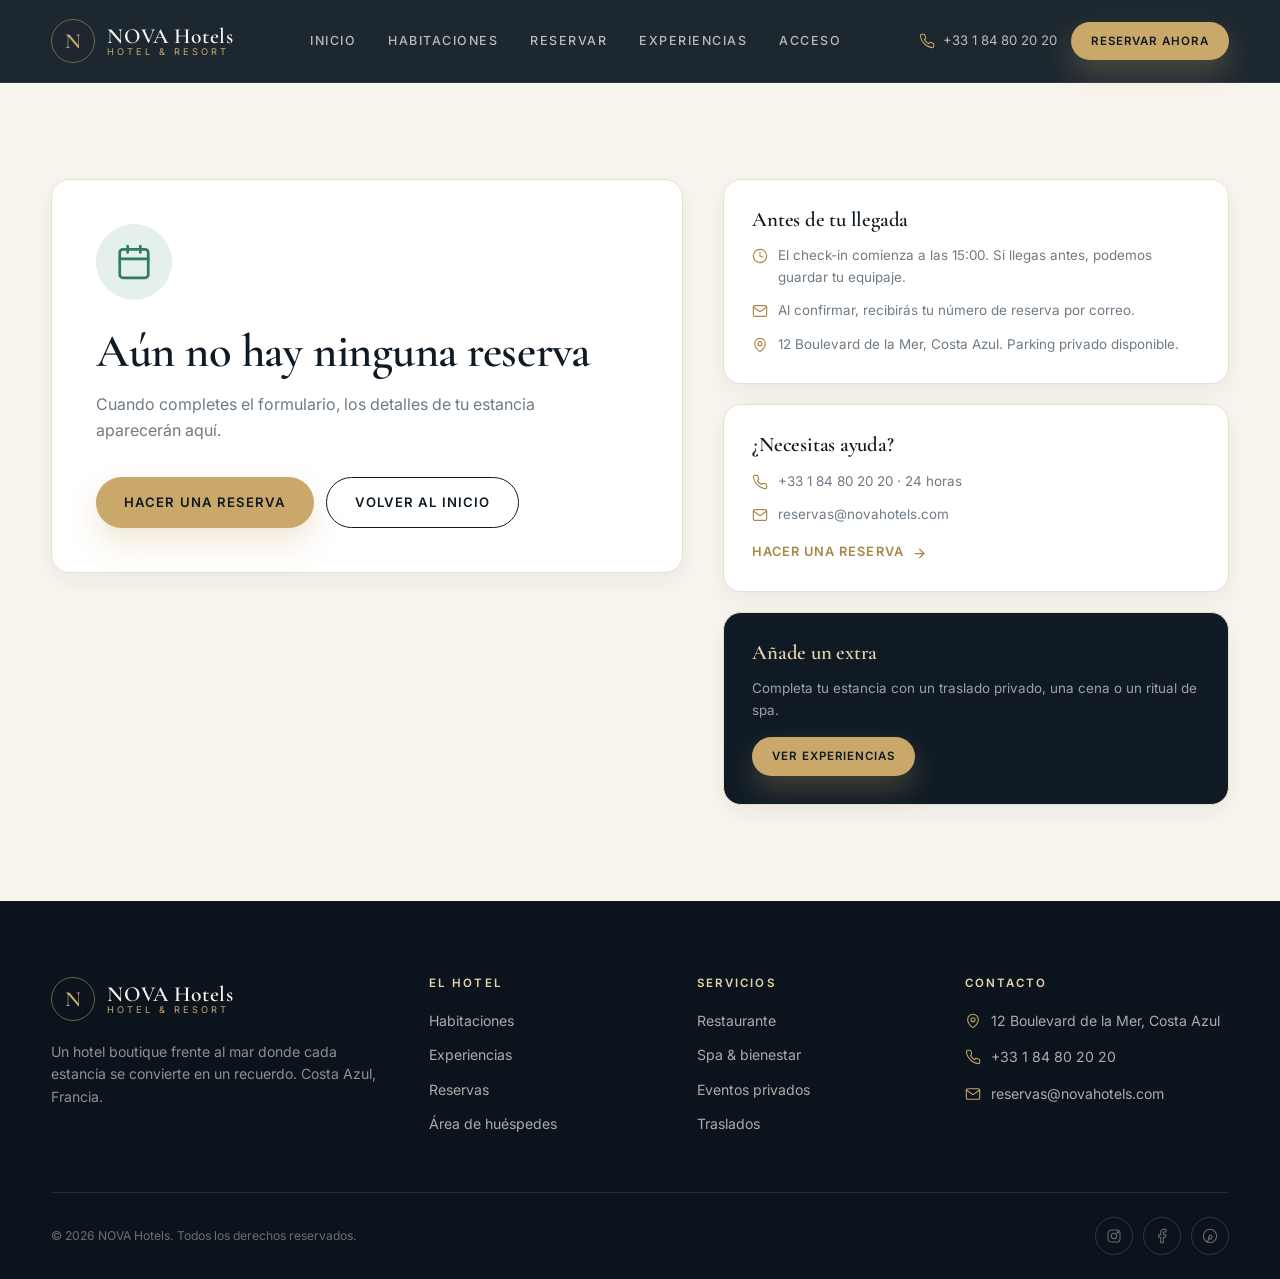
<file: src/main/resources/static/confirmacion.html>
<!DOCTYPE html>
<html lang="es">
<head>
  <meta charset="UTF-8">
  <meta name="viewport" content="width=device-width, initial-scale=1.0">
  <meta name="description" content="Consulta los detalles de tu reserva en NOVA Hotels.">
  <title>Mi reserva | NOVA Hotels</title>
  <link rel="stylesheet" href="css/styles.css">
</head>
<body>

  <header class="site-header">
    <div class="container site-header__inner">
      <input type="checkbox" id="nav-check" class="nav-check">
      <a class="brand" href="index.html">
        <span class="brand__mark">N</span>
        <span class="brand__text">
          <span class="brand__name">NOVA Hotels</span>
          <span class="brand__tag">Hotel &amp; Resort</span>
        </span>
      </a>

      <nav class="site-nav" id="site-nav">
        <a href="index.html">Inicio</a>
        <a href="habitaciones.html">Habitaciones</a>
        <a href="reservar.html">Reservar</a>
        <a href="index.html#experiencias">Experiencias</a>
        <a href="login.html">Acceso</a>
      </nav>

      <div class="site-header__actions">
        <span class="site-header__phone">
          <svg width="16" height="16" viewBox="0 0 24 24" fill="none" stroke="currentColor" stroke-width="1.6" stroke-linecap="round" stroke-linejoin="round"><path d="M22 16.92v3a2 2 0 0 1-2.18 2 19.79 19.79 0 0 1-8.63-3.07 19.5 19.5 0 0 1-6-6 19.79 19.79 0 0 1-3.07-8.67A2 2 0 0 1 4.11 2h3a2 2 0 0 1 2 1.72c.13.96.36 1.9.7 2.81a2 2 0 0 1-.45 2.11L8.09 9.91a16 16 0 0 0 6 6l1.27-1.27a2 2 0 0 1 2.11-.45c.91.34 1.85.57 2.81.7A2 2 0 0 1 22 16.92z"/></svg>
          +33 1 84 80 20 20
        </span>
        <a class="btn btn--gold btn--sm" href="reservar.html">Reservar ahora</a>
        <label class="nav-toggle" for="nav-check" aria-label="Abrir menú">
          <span></span>
          <span></span>
          <span></span>
        </label>
      </div>
    </div>
  </header>

  <section class="section section--cream">
    <div class="container">
      <div class="confirmation">
        <div class="panel confirmation__main">
          <span class="confirmation__check">
            <svg width="38" height="38" viewBox="0 0 24 24" fill="none" stroke="currentColor" stroke-width="1.7" stroke-linecap="round" stroke-linejoin="round"><rect x="3" y="4" width="18" height="18" rx="2"/><path d="M16 2v4"/><path d="M8 2v4"/><path d="M3 10h18"/></svg>
          </span>
          <h1>Aún no hay ninguna reserva</h1>
          <p>Cuando completes el formulario, los detalles de tu estancia aparecerán aquí.</p>

          <div class="confirmation__actions">
            <a class="btn btn--gold" href="reservar.html">Hacer una reserva</a>
            <a class="btn btn--outline-dark" href="index.html">Volver al inicio</a>
          </div>
        </div>

        <aside class="confirmation__aside">
          <div class="panel info-card">
            <h3>Antes de tu llegada</h3>
            <ul>
              <li>
                <svg width="16" height="16" viewBox="0 0 24 24" fill="none" stroke="currentColor" stroke-width="1.7" stroke-linecap="round" stroke-linejoin="round"><circle cx="12" cy="12" r="10"/><path d="M12 6v6l4 2"/></svg>
                El check-in comienza a las 15:00. Si llegas antes, podemos guardar tu equipaje.
              </li>
              <li>
                <svg width="16" height="16" viewBox="0 0 24 24" fill="none" stroke="currentColor" stroke-width="1.7" stroke-linecap="round" stroke-linejoin="round"><path d="M4 4h16a2 2 0 0 1 2 2v12a2 2 0 0 1-2 2H4a2 2 0 0 1-2-2V6a2 2 0 0 1 2-2z"/><path d="M22 6l-10 7L2 6"/></svg>
                Al confirmar, recibirás tu número de reserva por correo.
              </li>
              <li>
                <svg width="16" height="16" viewBox="0 0 24 24" fill="none" stroke="currentColor" stroke-width="1.7" stroke-linecap="round" stroke-linejoin="round"><path d="M20 10c0 6-8 12-8 12S4 16 4 10a8 8 0 1 1 16 0z"/><circle cx="12" cy="10" r="3"/></svg>
                12 Boulevard de la Mer, Costa Azul. Parking privado disponible.
              </li>
            </ul>
          </div>

          <div class="panel info-card">
            <h3>¿Necesitas ayuda?</h3>
            <ul>
              <li>
                <svg width="16" height="16" viewBox="0 0 24 24" fill="none" stroke="currentColor" stroke-width="1.7" stroke-linecap="round" stroke-linejoin="round"><path d="M22 16.92v3a2 2 0 0 1-2.18 2 19.79 19.79 0 0 1-8.63-3.07 19.5 19.5 0 0 1-6-6 19.79 19.79 0 0 1-3.07-8.67A2 2 0 0 1 4.11 2h3a2 2 0 0 1 2 1.72c.13.96.36 1.9.7 2.81a2 2 0 0 1-.45 2.11L8.09 9.91a16 16 0 0 0 6 6l1.27-1.27a2 2 0 0 1 2.11-.45c.91.34 1.85.57 2.81.7A2 2 0 0 1 22 16.92z"/></svg>
                +33 1 84 80 20 20 · 24 horas
              </li>
              <li>
                <svg width="16" height="16" viewBox="0 0 24 24" fill="none" stroke="currentColor" stroke-width="1.7" stroke-linecap="round" stroke-linejoin="round"><path d="M4 4h16a2 2 0 0 1 2 2v12a2 2 0 0 1-2 2H4a2 2 0 0 1-2-2V6a2 2 0 0 1 2-2z"/><path d="M22 6l-10 7L2 6"/></svg>
                reservas@novahotels.com
              </li>
            </ul>
            <a class="link-arrow link-arrow--mt" href="reservar.html">Hacer una reserva
              <svg width="15" height="15" viewBox="0 0 24 24" fill="none" stroke="currentColor" stroke-width="2" stroke-linecap="round" stroke-linejoin="round"><path d="M5 12h14"/><path d="M12 5l7 7-7 7"/></svg>
            </a>
          </div>

          <div class="panel info-card info-card--dark">
            <h3>Añade un extra</h3>
            <p>Completa tu estancia con un traslado privado, una cena o un ritual de spa.</p>
            <a class="btn btn--gold btn--sm" href="reservar.html">Ver experiencias</a>
          </div>
        </aside>
      </div>
    </div>
  </section>

  <footer class="site-footer">
    <div class="container">
      <div class="site-footer__grid">
        <div class="site-footer__col">
          <a class="brand" href="index.html">
            <span class="brand__mark">N</span>
            <span class="brand__text">
              <span class="brand__name">NOVA Hotels</span>
              <span class="brand__tag">Hotel &amp; Resort</span>
            </span>
          </a>
          <p>Un hotel boutique frente al mar donde cada estancia se convierte en un recuerdo. Costa Azul, Francia.</p>
        </div>
        <div class="site-footer__col">
          <h4>El hotel</h4>
          <div class="site-footer__links">
            <a href="habitaciones.html">Habitaciones</a>
            <a href="index.html#experiencias">Experiencias</a>
            <a href="reservar.html">Reservas</a>
            <a href="login.html">Área de huéspedes</a>
          </div>
        </div>
        <div class="site-footer__col">
          <h4>Servicios</h4>
          <div class="site-footer__links">
            <a href="#">Restaurante</a>
            <a href="#">Spa &amp; bienestar</a>
            <a href="#">Eventos privados</a>
            <a href="#">Traslados</a>
          </div>
        </div>
        <div class="site-footer__col">
          <h4>Contacto</h4>
          <ul class="site-footer__contact">
            <li>
              <svg width="16" height="16" viewBox="0 0 24 24" fill="none" stroke="currentColor" stroke-width="1.6" stroke-linecap="round" stroke-linejoin="round"><path d="M20 10c0 6-8 12-8 12S4 16 4 10a8 8 0 1 1 16 0z"/><circle cx="12" cy="10" r="3"/></svg>
              12 Boulevard de la Mer, Costa Azul
            </li>
            <li>
              <svg width="16" height="16" viewBox="0 0 24 24" fill="none" stroke="currentColor" stroke-width="1.6" stroke-linecap="round" stroke-linejoin="round"><path d="M22 16.92v3a2 2 0 0 1-2.18 2 19.79 19.79 0 0 1-8.63-3.07 19.5 19.5 0 0 1-6-6 19.79 19.79 0 0 1-3.07-8.67A2 2 0 0 1 4.11 2h3a2 2 0 0 1 2 1.72c.13.96.36 1.9.7 2.81a2 2 0 0 1-.45 2.11L8.09 9.91a16 16 0 0 0 6 6l1.27-1.27a2 2 0 0 1 2.11-.45c.91.34 1.85.57 2.81.7A2 2 0 0 1 22 16.92z"/></svg>
              +33 1 84 80 20 20
            </li>
            <li>
              <svg width="16" height="16" viewBox="0 0 24 24" fill="none" stroke="currentColor" stroke-width="1.6" stroke-linecap="round" stroke-linejoin="round"><path d="M4 4h16a2 2 0 0 1 2 2v12a2 2 0 0 1-2 2H4a2 2 0 0 1-2-2V6a2 2 0 0 1 2-2z"/><path d="M22 6l-10 7L2 6"/></svg>
              reservas@novahotels.com
            </li>
          </ul>
        </div>
      </div>
      <div class="site-footer__bottom">
        <span>© 2026 NOVA Hotels. Todos los derechos reservados.</span>
        <div class="site-footer__social">
          <a href="#" aria-label="Instagram">
            <svg width="16" height="16" viewBox="0 0 24 24" fill="none" stroke="currentColor" stroke-width="1.6" stroke-linecap="round" stroke-linejoin="round"><rect x="3" y="3" width="18" height="18" rx="5"/><circle cx="12" cy="12" r="4"/><circle cx="17.5" cy="6.5" r="0.8" fill="currentColor"/></svg>
          </a>
          <a href="#" aria-label="Facebook">
            <svg width="16" height="16" viewBox="0 0 24 24" fill="none" stroke="currentColor" stroke-width="1.6" stroke-linecap="round" stroke-linejoin="round"><path d="M18 2h-3a5 5 0 0 0-5 5v3H7v4h3v8h4v-8h3l1-4h-4V7a1 1 0 0 1 1-1h3z"/></svg>
          </a>
          <a href="#" aria-label="Pinterest">
            <svg width="16" height="16" viewBox="0 0 24 24" fill="none" stroke="currentColor" stroke-width="1.6" stroke-linecap="round" stroke-linejoin="round"><circle cx="12" cy="12" r="10"/><path d="M8.5 21c.5-2 1.5-5 1.8-6.4"/><path d="M10.6 14.4c-.6-1.4.2-3.4 2-3.4 1.5 0 2.2 1 2.2 2.3 0 1.8-1 3.5-2.4 3.5-.9 0-1.6-.7-1.4-1.6"/></svg>
          </a>
        </div>
      </div>
    </div>
  </footer>

</body>
</html>
</file>
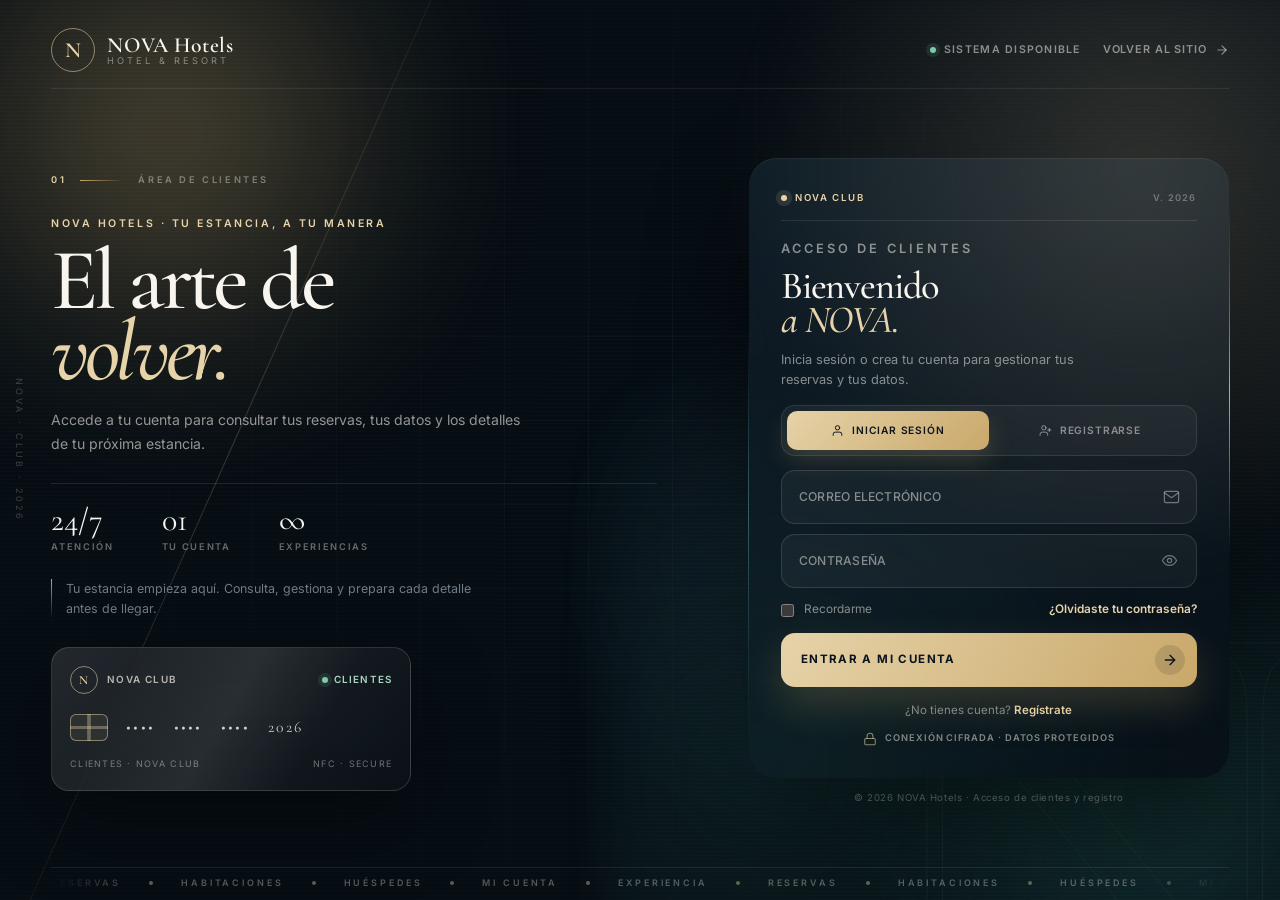
<file: src/main/resources/static/cuenta.html>
<!DOCTYPE html>
<html lang="es">
<head>
  <meta charset="UTF-8">
  <meta name="viewport" content="width=device-width, initial-scale=1.0">
  <meta name="description" content="Área de clientes de NOVA Hotels. Consulta tus reservas y tus datos.">
  <title>Mi cuenta | NOVA Hotels</title>
  <link rel="stylesheet" href="css/styles.css">
  <link rel="stylesheet" href="css/cuenta.css">
</head>
<body class="account-page">

  <header class="site-header">
    <div class="container site-header__inner">
      <input type="checkbox" id="nav-check" class="nav-check">
      <a class="brand" href="index.html">
        <span class="brand__mark">N</span>
        <span class="brand__text">
          <span class="brand__name">NOVA Hotels</span>
          <span class="brand__tag">Hotel &amp; Resort</span>
        </span>
      </a>

      <nav class="site-nav" id="site-nav">
        <a href="index.html">Inicio</a>
        <a href="habitaciones.html">Habitaciones</a>
        <a href="reservar.html">Reservar</a>
        <a href="index.html#experiencias">Experiencias</a>
        <a href="cuenta.html" class="is-active">Mi cuenta</a>
        <a href="login.html" id="logout-link">Salir</a>
      </nav>

      <div class="site-header__actions">
        <span class="site-header__phone">
          <svg width="16" height="16" viewBox="0 0 24 24" fill="none" stroke="currentColor" stroke-width="1.6" stroke-linecap="round" stroke-linejoin="round"><path d="M22 16.92v3a2 2 0 0 1-2.18 2 19.79 19.79 0 0 1-8.63-3.07 19.5 19.5 0 0 1-6-6 19.79 19.79 0 0 1-3.07-8.67A2 2 0 0 1 4.11 2h3a2 2 0 0 1 2 1.72c.13.96.36 1.9.7 2.81a2 2 0 0 1-.45 2.11L8.09 9.91a16 16 0 0 0 6 6l1.27-1.27a2 2 0 0 1 2.11-.45c.91.34 1.85.57 2.81.7A2 2 0 0 1 22 16.92z"/></svg>
          +33 1 84 80 20 20
        </span>
        <a class="btn btn--gold btn--sm" href="reservar.html">Reservar ahora</a>
        <label class="nav-toggle" for="nav-check" aria-label="Abrir menú">
          <span></span>
          <span></span>
          <span></span>
        </label>
      </div>
    </div>
  </header>

  <main class="account">
    <section class="account__hero">
      <div class="container">
        <span class="eyebrow">Área de clientes</span>
        <h1>Hola, <em id="hero-nombre">huésped</em>.</h1>
        <p>Consulta tus reservas, tus datos y los detalles de tu próxima estancia en NOVA.</p>
      </div>
    </section>

    <section class="section section--tight">
      <div class="container">
        <div class="account__grid">
          <section class="account__card account__card--wide">
            <div class="account__card-head">
              <div>
                <span class="account__card-kicker">Tus estancias</span>
                <h2>Mis reservas</h2>
              </div>
              <a class="btn btn--gold btn--sm" href="reservar.html">Nueva reserva</a>
            </div>

            <div class="account__notice" id="reserva-success" hidden></div>

            <div class="account__stats" id="reservas-stats" hidden>
              <div class="account__stat">
                <span>Reservas activas</span>
                <strong id="stats-total">0</strong>
              </div>
              <div class="account__stat">
                <span>Próxima estancia</span>
                <strong id="stats-proxima">—</strong>
              </div>
              <div class="account__stat">
                <span>Noches reservadas</span>
                <strong id="stats-noches">0</strong>
              </div>
              <div class="account__stat">
                <span>Total histórico</span>
                <strong id="stats-gastado">0 €</strong>
              </div>
            </div>

            <div class="account__empty" id="reservas-empty">
              <span class="account__empty-icon">
                <svg width="22" height="22" viewBox="0 0 24 24" fill="none" stroke="currentColor" stroke-width="1.7" stroke-linecap="round" stroke-linejoin="round"><rect x="3" y="5" width="18" height="16" rx="2"/><path d="M16 3v4"/><path d="M8 3v4"/><path d="M3 11h18"/><path d="M8 15h2"/><path d="M14 15h2"/></svg>
              </span>
              <h3>Aún no tienes reservas</h3>
              <p>Cuando reserves, tu estancia aparecerá aquí con fechas, habitación y servicios añadidos.</p>
              <a class="btn btn--outline btn--sm" href="habitaciones.html">Explorar habitaciones</a>
            </div>

            <div class="account__reservas" id="reservas-list" hidden></div>
          </section>

          <aside class="account__card">
            <span class="account__card-kicker">Perfil</span>
            <h2>Mis datos</h2>
            <dl class="account__details">
              <div>
                <dt>Nombre</dt>
                <dd id="profile-nombre">Huésped NOVA</dd>
              </div>
              <div>
                <dt>Correo</dt>
                <dd id="profile-correo">tu@email.com</dd>
              </div>
              <div>
                <dt>Preferencias</dt>
                <dd>Sin preferencias guardadas</dd>
              </div>
            </dl>
            <button class="account__link" type="button" id="profile-edit-btn">Editar datos</button>

            <form class="account__form" id="profile-form" hidden novalidate>
              <div class="account__form-field">
                <label for="perfil-nombre">Nombre</label>
                <input id="perfil-nombre" type="text" autocomplete="given-name" required>
              </div>
              <div class="account__form-field">
                <label for="perfil-apellidos">Apellidos</label>
                <input id="perfil-apellidos" type="text" autocomplete="family-name" required>
              </div>
              <div class="account__form-field">
                <label for="perfil-correo">Correo</label>
                <input id="perfil-correo" type="email" autocomplete="email" required>
              </div>
              <div class="account__form-field">
                <label for="perfil-password">Nueva contraseña</label>
                <input id="perfil-password" type="password" autocomplete="new-password" placeholder="Déjalo vacío para mantenerla">
              </div>
              <p class="account__form-error" id="profile-error" hidden></p>
              <div class="account__form-actions">
                <button class="btn btn--gold btn--sm" type="submit" id="profile-submit">Guardar cambios</button>
                <button class="btn btn--outline btn--sm" type="button" id="profile-cancel">Cancelar</button>
              </div>
            </form>
            <p class="account__form-success" id="profile-success" hidden></p>
          </aside>
        </div>
      </div>
    </section>
  </main>

  <footer class="site-footer">
    <div class="container">
      <div class="site-footer__grid">
        <div class="site-footer__col">
          <a class="brand" href="index.html">
            <span class="brand__mark">N</span>
            <span class="brand__text">
              <span class="brand__name">NOVA Hotels</span>
              <span class="brand__tag">Hotel &amp; Resort</span>
            </span>
          </a>
          <p>Un hotel boutique frente al mar donde cada estancia se convierte en un recuerdo. Costa Azul, Francia.</p>
        </div>

        <div class="site-footer__col">
          <h4>El hotel</h4>
          <div class="site-footer__links">
            <a href="habitaciones.html">Habitaciones</a>
            <a href="index.html#experiencias">Experiencias</a>
            <a href="reservar.html">Reservas</a>
            <a href="login.html">Área de huéspedes</a>
          </div>
        </div>

        <div class="site-footer__col">
          <h4>Servicios</h4>
          <div class="site-footer__links">
            <a href="#">Restaurante</a>
            <a href="#">Spa &amp; bienestar</a>
            <a href="#">Eventos privados</a>
            <a href="#">Traslados</a>
          </div>
        </div>

        <div class="site-footer__col">
          <h4>Contacto</h4>
          <ul class="site-footer__contact">
            <li>
              <svg width="16" height="16" viewBox="0 0 24 24" fill="none" stroke="currentColor" stroke-width="1.6" stroke-linecap="round" stroke-linejoin="round"><path d="M20 10c0 6-8 12-8 12S4 16 4 10a8 8 0 1 1 16 0z"/><circle cx="12" cy="10" r="3"/></svg>
              12 Boulevard de la Mer, Costa Azul
            </li>
            <li>
              <svg width="16" height="16" viewBox="0 0 24 24" fill="none" stroke="currentColor" stroke-width="1.6" stroke-linecap="round" stroke-linejoin="round"><path d="M22 16.92v3a2 2 0 0 1-2.18 2 19.79 19.79 0 0 1-8.63-3.07 19.5 19.5 0 0 1-6-6 19.79 19.79 0 0 1-3.07-8.67A2 2 0 0 1 4.11 2h3a2 2 0 0 1 2 1.72c.13.96.36 1.9.7 2.81a2 2 0 0 1-.45 2.11L8.09 9.91a16 16 0 0 0 6 6l1.27-1.27a2 2 0 0 1 2.11-.45c.91.34 1.85.57 2.81.7A2 2 0 0 1 22 16.92z"/></svg>
              +33 1 84 80 20 20
            </li>
            <li>
              <svg width="16" height="16" viewBox="0 0 24 24" fill="none" stroke="currentColor" stroke-width="1.6" stroke-linecap="round" stroke-linejoin="round"><path d="M4 4h16a2 2 0 0 1 2 2v12a2 2 0 0 1-2 2H4a2 2 0 0 1-2-2V6a2 2 0 0 1 2-2z"/><path d="M22 6l-10 7L2 6"/></svg>
              reservas@novahotels.com
            </li>
          </ul>
        </div>
      </div>

      <div class="site-footer__bottom">
        <span>© 2026 NOVA Hotels. Todos los derechos reservados.</span>
        <div class="site-footer__social">
          <a href="#" aria-label="Instagram">
            <svg width="16" height="16" viewBox="0 0 24 24" fill="none" stroke="currentColor" stroke-width="1.6" stroke-linecap="round" stroke-linejoin="round"><rect x="3" y="3" width="18" height="18" rx="5"/><circle cx="12" cy="12" r="4"/><circle cx="17.5" cy="6.5" r="0.8" fill="currentColor"/></svg>
          </a>
          <a href="#" aria-label="Facebook">
            <svg width="16" height="16" viewBox="0 0 24 24" fill="none" stroke="currentColor" stroke-width="1.6" stroke-linecap="round" stroke-linejoin="round"><path d="M18 2h-3a5 5 0 0 0-5 5v3H7v4h3v8h4v-8h3l1-4h-4V7a1 1 0 0 1 1-1h3z"/></svg>
          </a>
          <a href="#" aria-label="Pinterest">
            <svg width="16" height="16" viewBox="0 0 24 24" fill="none" stroke="currentColor" stroke-width="1.6" stroke-linecap="round" stroke-linejoin="round"><circle cx="12" cy="12" r="10"/><path d="M8.5 21c.5-2 1.5-5 1.8-6.4"/><path d="M10.6 14.4c-.6-1.4.2-3.4 2-3.4 1.5 0 2.2 1 2.2 2.3 0 1.8-1 3.5-2.4 3.5-.9 0-1.6-.7-1.4-1.6"/></svg>
          </a>
        </div>
      </div>
    </div>
  </footer>

  <script src="js/cuenta.js"></script>
</body>
</html>
</file>
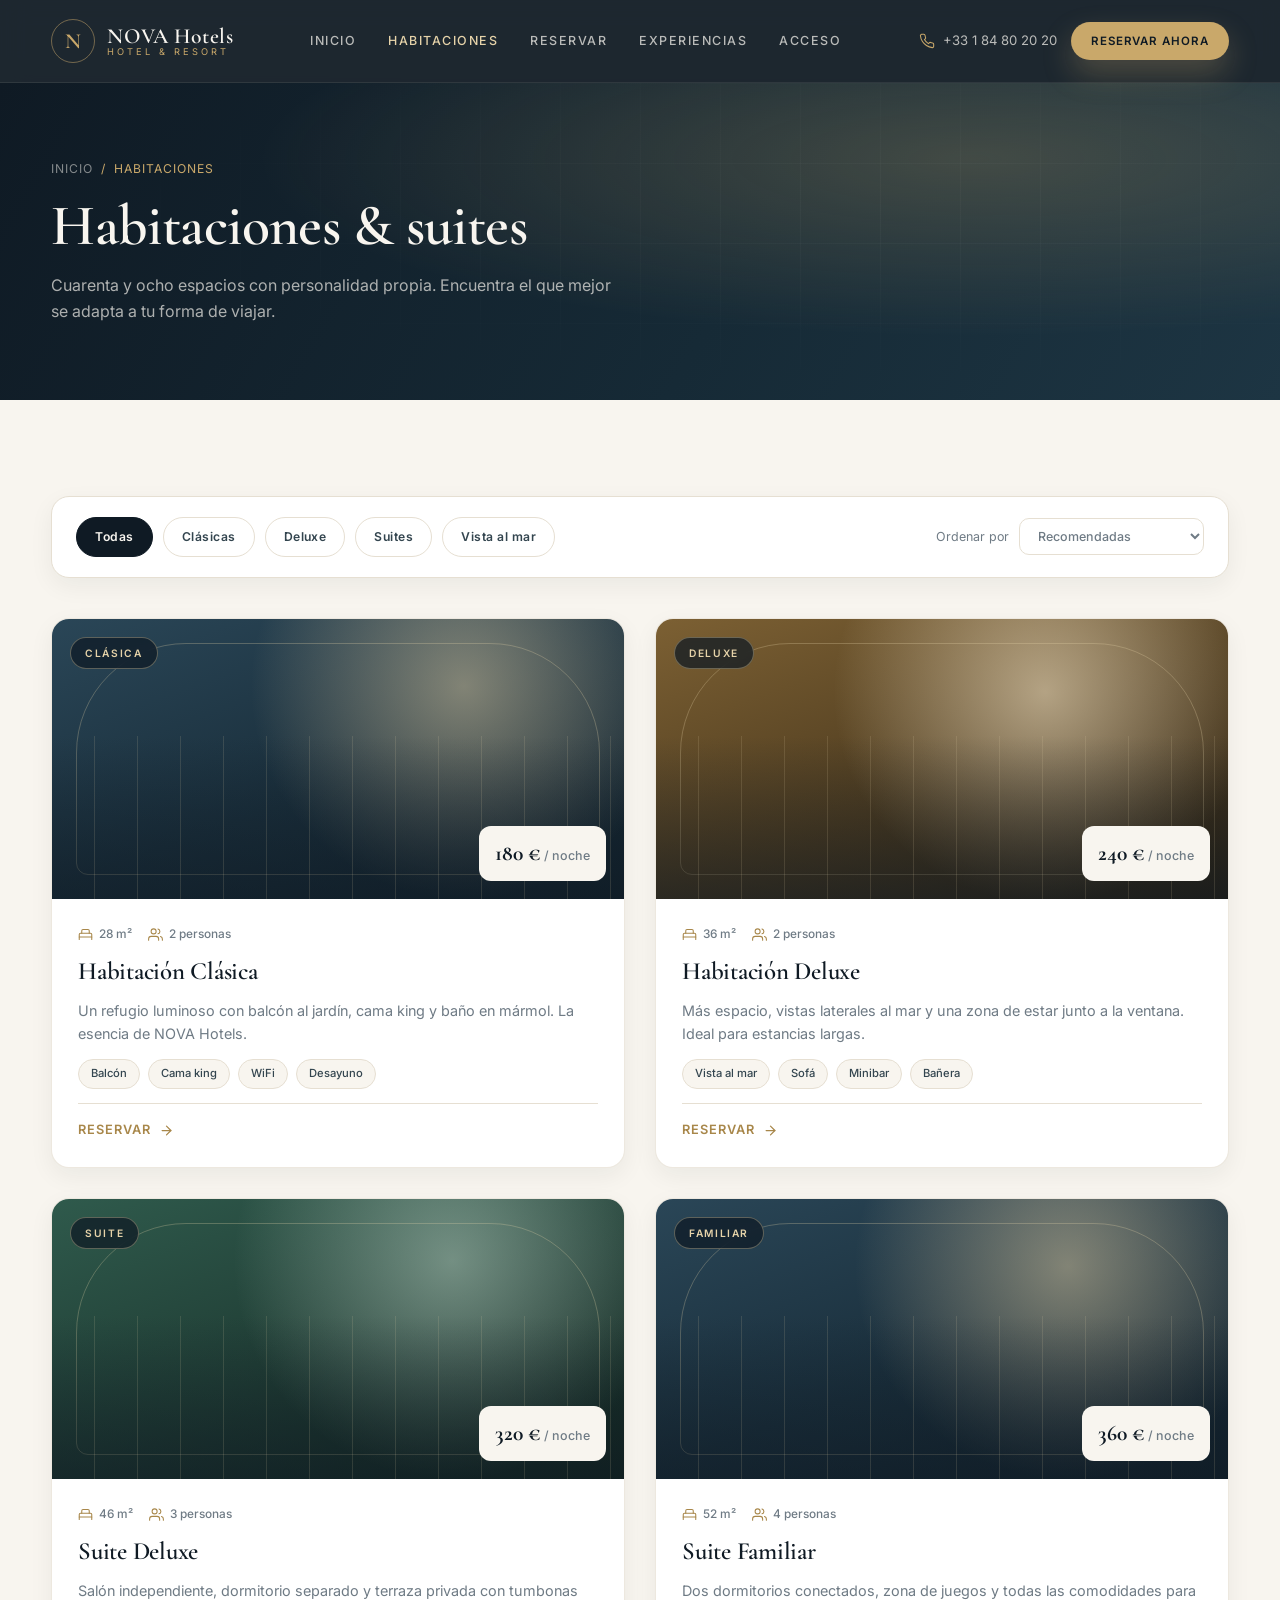
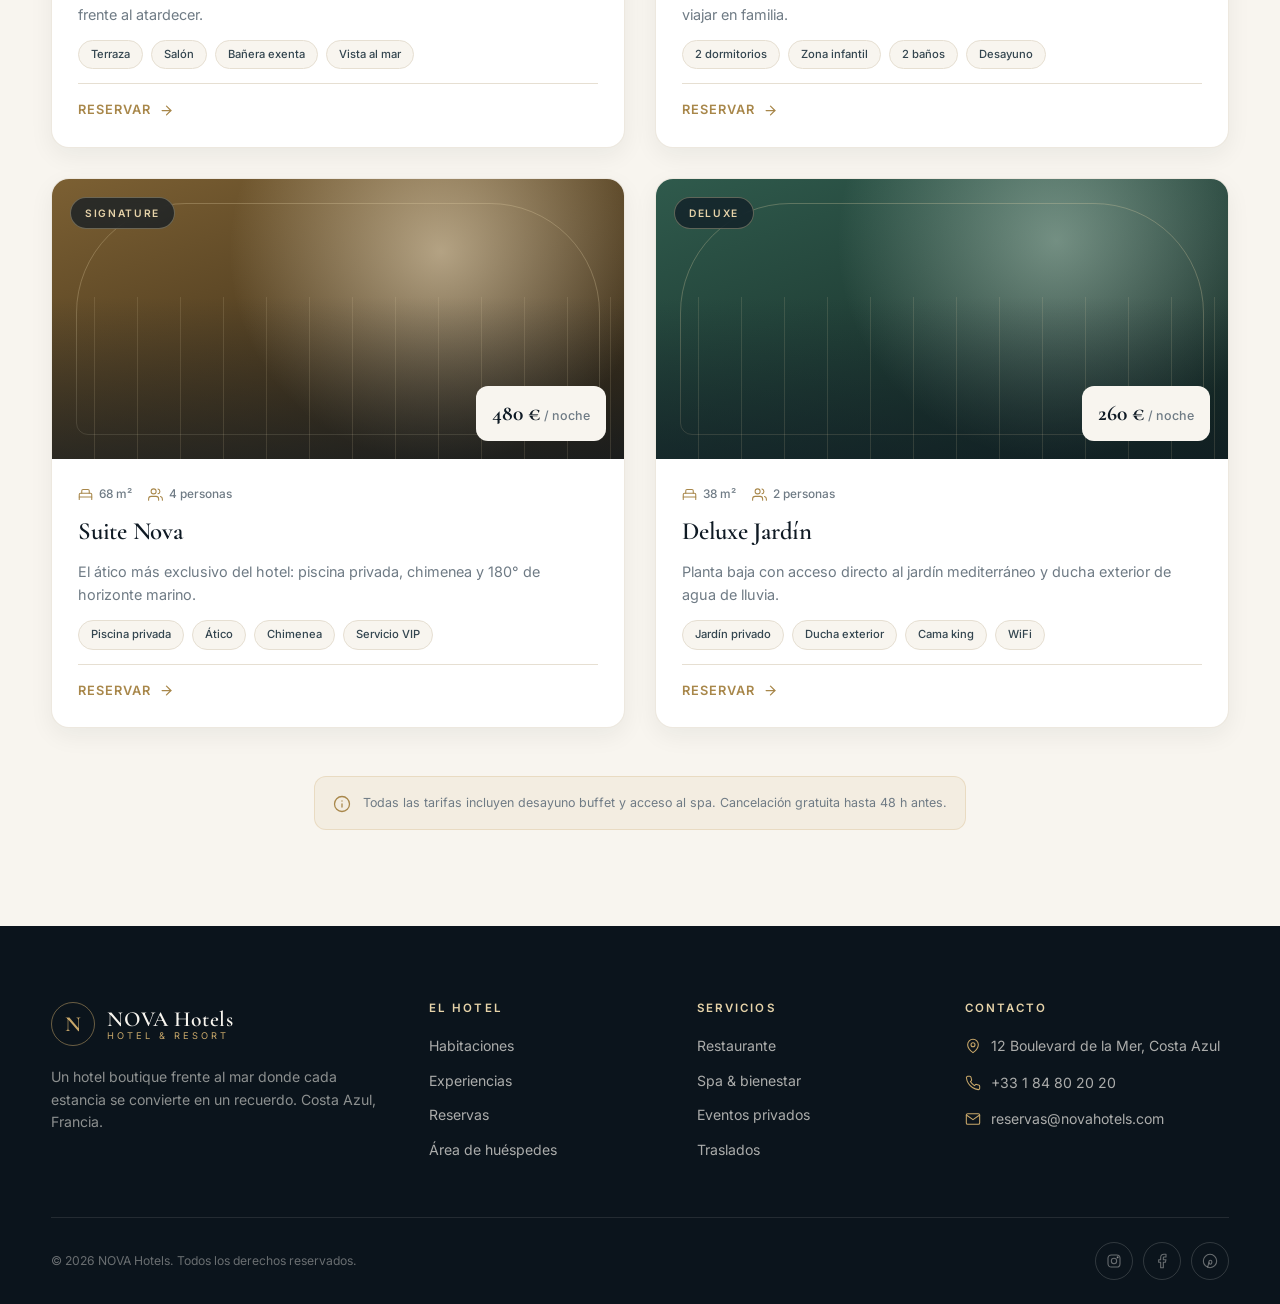
<file: src/main/resources/static/habitaciones.html>
<!DOCTYPE html>
<html lang="es">
<head>
  <meta charset="UTF-8">
  <meta name="viewport" content="width=device-width, initial-scale=1.0">
  <meta name="description" content="Habitaciones y suites de NOVA Hotels. Elige tu espacio ideal frente al mar.">
  <title>Habitaciones y suites | NOVA Hotels</title>
  <link rel="stylesheet" href="css/styles.css">
</head>
<body>

  <header class="site-header">
    <div class="container site-header__inner">
      <input type="checkbox" id="nav-check" class="nav-check">
      <a class="brand" href="index.html">
        <span class="brand__mark">N</span>
        <span class="brand__text">
          <span class="brand__name">NOVA Hotels</span>
          <span class="brand__tag">Hotel &amp; Resort</span>
        </span>
      </a>

      <nav class="site-nav" id="site-nav">
        <a href="index.html">Inicio</a>
        <a href="habitaciones.html" class="is-active">Habitaciones</a>
        <a href="reservar.html">Reservar</a>
        <a href="index.html#experiencias">Experiencias</a>
        <a href="login.html">Acceso</a>
      </nav>

      <div class="site-header__actions">
        <span class="site-header__phone">
          <svg width="16" height="16" viewBox="0 0 24 24" fill="none" stroke="currentColor" stroke-width="1.6" stroke-linecap="round" stroke-linejoin="round"><path d="M22 16.92v3a2 2 0 0 1-2.18 2 19.79 19.79 0 0 1-8.63-3.07 19.5 19.5 0 0 1-6-6 19.79 19.79 0 0 1-3.07-8.67A2 2 0 0 1 4.11 2h3a2 2 0 0 1 2 1.72c.13.96.36 1.9.7 2.81a2 2 0 0 1-.45 2.11L8.09 9.91a16 16 0 0 0 6 6l1.27-1.27a2 2 0 0 1 2.11-.45c.91.34 1.85.57 2.81.7A2 2 0 0 1 22 16.92z"/></svg>
          +33 1 84 80 20 20
        </span>
        <a class="btn btn--gold btn--sm" href="reservar.html">Reservar ahora</a>
        <label class="nav-toggle" for="nav-check" aria-label="Abrir menú">
          <span></span>
          <span></span>
          <span></span>
        </label>
      </div>
    </div>
  </header>

  <section class="page-hero">
    <div class="container page-hero__inner">
      <div class="breadcrumb">
        <a href="index.html">Inicio</a>
        <span>/</span>
        <span>Habitaciones</span>
      </div>
      <h1>Habitaciones &amp; suites</h1>
      <p>Cuarenta y ocho espacios con personalidad propia. Encuentra el que mejor se adapta a tu forma de viajar.</p>
    </div>
  </section>

  <section class="section section--cream">
    <div class="container">
      <div class="filters">
        <div class="filters__group">
          <a class="chip is-active" href="#">Todas</a>
          <a class="chip" href="#">Clásicas</a>
          <a class="chip" href="#">Deluxe</a>
          <a class="chip" href="#">Suites</a>
          <a class="chip" href="#">Vista al mar</a>
        </div>
        <div class="filters__sort">
          <label for="ordenar">Ordenar por</label>
          <select id="ordenar">
            <option>Recomendadas</option>
            <option>Precio: menor a mayor</option>
            <option>Precio: mayor a menor</option>
            <option>Mayor capacidad</option>
          </select>
        </div>
      </div>

      <div class="rooms-grid">
        <article class="room-card">
          <div class="room-card__media">
            <span class="room-card__tag">Clásica</span>
            <div class="room-card__price"><strong>180 €</strong> <span>/ noche</span></div>
          </div>
          <div class="room-card__body">
            <div class="room-card__meta">
              <span><svg width="15" height="15" viewBox="0 0 24 24" fill="none" stroke="currentColor" stroke-width="1.7" stroke-linecap="round" stroke-linejoin="round"><path d="M2 20v-8a2 2 0 0 1 2-2h16a2 2 0 0 1 2 2v8"/><path d="M2 16h20"/><path d="M6 10V6a2 2 0 0 1 2-2h8a2 2 0 0 1 2 2v4"/></svg> 28 m²</span>
              <span><svg width="15" height="15" viewBox="0 0 24 24" fill="none" stroke="currentColor" stroke-width="1.7" stroke-linecap="round" stroke-linejoin="round"><path d="M17 21v-2a4 4 0 0 0-4-4H5a4 4 0 0 0-4 4v2"/><circle cx="9" cy="7" r="4"/><path d="M23 21v-2a4 4 0 0 0-3-3.87"/><path d="M16 3.13a4 4 0 0 1 0 7.75"/></svg> 2 personas</span>
            </div>
            <h3>Habitación Clásica</h3>
            <p>Un refugio luminoso con balcón al jardín, cama king y baño en mármol. La esencia de NOVA Hotels.</p>
            <div class="amenities-list">
              <span>Balcón</span>
              <span>Cama king</span>
              <span>WiFi</span>
              <span>Desayuno</span>
            </div>
            <div class="room-card__footer">
              <a class="link-arrow" href="reservar.html">Reservar
                <svg width="15" height="15" viewBox="0 0 24 24" fill="none" stroke="currentColor" stroke-width="2" stroke-linecap="round" stroke-linejoin="round"><path d="M5 12h14"/><path d="M12 5l7 7-7 7"/></svg>
              </a>
            </div>
          </div>
        </article>

        <article class="room-card">
          <div class="room-card__media room-card__media--gold">
            <span class="room-card__tag">Deluxe</span>
            <div class="room-card__price"><strong>240 €</strong> <span>/ noche</span></div>
          </div>
          <div class="room-card__body">
            <div class="room-card__meta">
              <span><svg width="15" height="15" viewBox="0 0 24 24" fill="none" stroke="currentColor" stroke-width="1.7" stroke-linecap="round" stroke-linejoin="round"><path d="M2 20v-8a2 2 0 0 1 2-2h16a2 2 0 0 1 2 2v8"/><path d="M2 16h20"/><path d="M6 10V6a2 2 0 0 1 2-2h8a2 2 0 0 1 2 2v4"/></svg> 36 m²</span>
              <span><svg width="15" height="15" viewBox="0 0 24 24" fill="none" stroke="currentColor" stroke-width="1.7" stroke-linecap="round" stroke-linejoin="round"><path d="M17 21v-2a4 4 0 0 0-4-4H5a4 4 0 0 0-4 4v2"/><circle cx="9" cy="7" r="4"/><path d="M23 21v-2a4 4 0 0 0-3-3.87"/><path d="M16 3.13a4 4 0 0 1 0 7.75"/></svg> 2 personas</span>
            </div>
            <h3>Habitación Deluxe</h3>
            <p>Más espacio, vistas laterales al mar y una zona de estar junto a la ventana. Ideal para estancias largas.</p>
            <div class="amenities-list">
              <span>Vista al mar</span>
              <span>Sofá</span>
              <span>Minibar</span>
              <span>Bañera</span>
            </div>
            <div class="room-card__footer">
              <a class="link-arrow" href="reservar.html">Reservar
                <svg width="15" height="15" viewBox="0 0 24 24" fill="none" stroke="currentColor" stroke-width="2" stroke-linecap="round" stroke-linejoin="round"><path d="M5 12h14"/><path d="M12 5l7 7-7 7"/></svg>
              </a>
            </div>
          </div>
        </article>

        <article class="room-card">
          <div class="room-card__media room-card__media--green">
            <span class="room-card__tag">Suite</span>
            <div class="room-card__price"><strong>320 €</strong> <span>/ noche</span></div>
          </div>
          <div class="room-card__body">
            <div class="room-card__meta">
              <span><svg width="15" height="15" viewBox="0 0 24 24" fill="none" stroke="currentColor" stroke-width="1.7" stroke-linecap="round" stroke-linejoin="round"><path d="M2 20v-8a2 2 0 0 1 2-2h16a2 2 0 0 1 2 2v8"/><path d="M2 16h20"/><path d="M6 10V6a2 2 0 0 1 2-2h8a2 2 0 0 1 2 2v4"/></svg> 46 m²</span>
              <span><svg width="15" height="15" viewBox="0 0 24 24" fill="none" stroke="currentColor" stroke-width="1.7" stroke-linecap="round" stroke-linejoin="round"><path d="M17 21v-2a4 4 0 0 0-4-4H5a4 4 0 0 0-4 4v2"/><circle cx="9" cy="7" r="4"/><path d="M23 21v-2a4 4 0 0 0-3-3.87"/><path d="M16 3.13a4 4 0 0 1 0 7.75"/></svg> 3 personas</span>
            </div>
            <h3>Suite Deluxe</h3>
            <p>Salón independiente, dormitorio separado y terraza privada con tumbonas frente al atardecer.</p>
            <div class="amenities-list">
              <span>Terraza</span>
              <span>Salón</span>
              <span>Bañera exenta</span>
              <span>Vista al mar</span>
            </div>
            <div class="room-card__footer">
              <a class="link-arrow" href="reservar.html">Reservar
                <svg width="15" height="15" viewBox="0 0 24 24" fill="none" stroke="currentColor" stroke-width="2" stroke-linecap="round" stroke-linejoin="round"><path d="M5 12h14"/><path d="M12 5l7 7-7 7"/></svg>
              </a>
            </div>
          </div>
        </article>

        <article class="room-card">
          <div class="room-card__media">
            <span class="room-card__tag">Familiar</span>
            <div class="room-card__price"><strong>360 €</strong> <span>/ noche</span></div>
          </div>
          <div class="room-card__body">
            <div class="room-card__meta">
              <span><svg width="15" height="15" viewBox="0 0 24 24" fill="none" stroke="currentColor" stroke-width="1.7" stroke-linecap="round" stroke-linejoin="round"><path d="M2 20v-8a2 2 0 0 1 2-2h16a2 2 0 0 1 2 2v8"/><path d="M2 16h20"/><path d="M6 10V6a2 2 0 0 1 2-2h8a2 2 0 0 1 2 2v4"/></svg> 52 m²</span>
              <span><svg width="15" height="15" viewBox="0 0 24 24" fill="none" stroke="currentColor" stroke-width="1.7" stroke-linecap="round" stroke-linejoin="round"><path d="M17 21v-2a4 4 0 0 0-4-4H5a4 4 0 0 0-4 4v2"/><circle cx="9" cy="7" r="4"/><path d="M23 21v-2a4 4 0 0 0-3-3.87"/><path d="M16 3.13a4 4 0 0 1 0 7.75"/></svg> 4 personas</span>
            </div>
            <h3>Suite Familiar</h3>
            <p>Dos dormitorios conectados, zona de juegos y todas las comodidades para viajar en familia.</p>
            <div class="amenities-list">
              <span>2 dormitorios</span>
              <span>Zona infantil</span>
              <span>2 baños</span>
              <span>Desayuno</span>
            </div>
            <div class="room-card__footer">
              <a class="link-arrow" href="reservar.html">Reservar
                <svg width="15" height="15" viewBox="0 0 24 24" fill="none" stroke="currentColor" stroke-width="2" stroke-linecap="round" stroke-linejoin="round"><path d="M5 12h14"/><path d="M12 5l7 7-7 7"/></svg>
              </a>
            </div>
          </div>
        </article>

        <article class="room-card">
          <div class="room-card__media room-card__media--gold">
            <span class="room-card__tag">Signature</span>
            <div class="room-card__price"><strong>480 €</strong> <span>/ noche</span></div>
          </div>
          <div class="room-card__body">
            <div class="room-card__meta">
              <span><svg width="15" height="15" viewBox="0 0 24 24" fill="none" stroke="currentColor" stroke-width="1.7" stroke-linecap="round" stroke-linejoin="round"><path d="M2 20v-8a2 2 0 0 1 2-2h16a2 2 0 0 1 2 2v8"/><path d="M2 16h20"/><path d="M6 10V6a2 2 0 0 1 2-2h8a2 2 0 0 1 2 2v4"/></svg> 68 m²</span>
              <span><svg width="15" height="15" viewBox="0 0 24 24" fill="none" stroke="currentColor" stroke-width="1.7" stroke-linecap="round" stroke-linejoin="round"><path d="M17 21v-2a4 4 0 0 0-4-4H5a4 4 0 0 0-4 4v2"/><circle cx="9" cy="7" r="4"/><path d="M23 21v-2a4 4 0 0 0-3-3.87"/><path d="M16 3.13a4 4 0 0 1 0 7.75"/></svg> 4 personas</span>
            </div>
            <h3>Suite Nova</h3>
            <p>El ático más exclusivo del hotel: piscina privada, chimenea y 180° de horizonte marino.</p>
            <div class="amenities-list">
              <span>Piscina privada</span>
              <span>Ático</span>
              <span>Chimenea</span>
              <span>Servicio VIP</span>
            </div>
            <div class="room-card__footer">
              <a class="link-arrow" href="reservar.html">Reservar
                <svg width="15" height="15" viewBox="0 0 24 24" fill="none" stroke="currentColor" stroke-width="2" stroke-linecap="round" stroke-linejoin="round"><path d="M5 12h14"/><path d="M12 5l7 7-7 7"/></svg>
              </a>
            </div>
          </div>
        </article>

        <article class="room-card">
          <div class="room-card__media room-card__media--green">
            <span class="room-card__tag">Deluxe</span>
            <div class="room-card__price"><strong>260 €</strong> <span>/ noche</span></div>
          </div>
          <div class="room-card__body">
            <div class="room-card__meta">
              <span><svg width="15" height="15" viewBox="0 0 24 24" fill="none" stroke="currentColor" stroke-width="1.7" stroke-linecap="round" stroke-linejoin="round"><path d="M2 20v-8a2 2 0 0 1 2-2h16a2 2 0 0 1 2 2v8"/><path d="M2 16h20"/><path d="M6 10V6a2 2 0 0 1 2-2h8a2 2 0 0 1 2 2v4"/></svg> 38 m²</span>
              <span><svg width="15" height="15" viewBox="0 0 24 24" fill="none" stroke="currentColor" stroke-width="1.7" stroke-linecap="round" stroke-linejoin="round"><path d="M17 21v-2a4 4 0 0 0-4-4H5a4 4 0 0 0-4 4v2"/><circle cx="9" cy="7" r="4"/><path d="M23 21v-2a4 4 0 0 0-3-3.87"/><path d="M16 3.13a4 4 0 0 1 0 7.75"/></svg> 2 personas</span>
            </div>
            <h3>Deluxe Jardín</h3>
            <p>Planta baja con acceso directo al jardín mediterráneo y ducha exterior de agua de lluvia.</p>
            <div class="amenities-list">
              <span>Jardín privado</span>
              <span>Ducha exterior</span>
              <span>Cama king</span>
              <span>WiFi</span>
            </div>
            <div class="room-card__footer">
              <a class="link-arrow" href="reservar.html">Reservar
                <svg width="15" height="15" viewBox="0 0 24 24" fill="none" stroke="currentColor" stroke-width="2" stroke-linecap="round" stroke-linejoin="round"><path d="M5 12h14"/><path d="M12 5l7 7-7 7"/></svg>
              </a>
            </div>
          </div>
        </article>
      </div>

      <div class="section-foot section-foot--spaced">
        <div class="note note--center">
          <svg width="18" height="18" viewBox="0 0 24 24" fill="none" stroke="currentColor" stroke-width="1.7" stroke-linecap="round" stroke-linejoin="round"><circle cx="12" cy="12" r="10"/><path d="M12 16v-4"/><path d="M12 8h.01"/></svg>
          Todas las tarifas incluyen desayuno buffet y acceso al spa. Cancelación gratuita hasta 48 h antes.
        </div>
      </div>
    </div>
  </section>

  <footer class="site-footer">
    <div class="container">
      <div class="site-footer__grid">
        <div class="site-footer__col">
          <a class="brand" href="index.html">
            <span class="brand__mark">N</span>
            <span class="brand__text">
              <span class="brand__name">NOVA Hotels</span>
              <span class="brand__tag">Hotel &amp; Resort</span>
            </span>
          </a>
          <p>Un hotel boutique frente al mar donde cada estancia se convierte en un recuerdo. Costa Azul, Francia.</p>
        </div>
        <div class="site-footer__col">
          <h4>El hotel</h4>
          <div class="site-footer__links">
            <a href="habitaciones.html">Habitaciones</a>
            <a href="index.html#experiencias">Experiencias</a>
            <a href="reservar.html">Reservas</a>
            <a href="login.html">Área de huéspedes</a>
          </div>
        </div>
        <div class="site-footer__col">
          <h4>Servicios</h4>
          <div class="site-footer__links">
            <a href="#">Restaurante</a>
            <a href="#">Spa &amp; bienestar</a>
            <a href="#">Eventos privados</a>
            <a href="#">Traslados</a>
          </div>
        </div>
        <div class="site-footer__col">
          <h4>Contacto</h4>
          <ul class="site-footer__contact">
            <li>
              <svg width="16" height="16" viewBox="0 0 24 24" fill="none" stroke="currentColor" stroke-width="1.6" stroke-linecap="round" stroke-linejoin="round"><path d="M20 10c0 6-8 12-8 12S4 16 4 10a8 8 0 1 1 16 0z"/><circle cx="12" cy="10" r="3"/></svg>
              12 Boulevard de la Mer, Costa Azul
            </li>
            <li>
              <svg width="16" height="16" viewBox="0 0 24 24" fill="none" stroke="currentColor" stroke-width="1.6" stroke-linecap="round" stroke-linejoin="round"><path d="M22 16.92v3a2 2 0 0 1-2.18 2 19.79 19.79 0 0 1-8.63-3.07 19.5 19.5 0 0 1-6-6 19.79 19.79 0 0 1-3.07-8.67A2 2 0 0 1 4.11 2h3a2 2 0 0 1 2 1.72c.13.96.36 1.9.7 2.81a2 2 0 0 1-.45 2.11L8.09 9.91a16 16 0 0 0 6 6l1.27-1.27a2 2 0 0 1 2.11-.45c.91.34 1.85.57 2.81.7A2 2 0 0 1 22 16.92z"/></svg>
              +33 1 84 80 20 20
            </li>
            <li>
              <svg width="16" height="16" viewBox="0 0 24 24" fill="none" stroke="currentColor" stroke-width="1.6" stroke-linecap="round" stroke-linejoin="round"><path d="M4 4h16a2 2 0 0 1 2 2v12a2 2 0 0 1-2 2H4a2 2 0 0 1-2-2V6a2 2 0 0 1 2-2z"/><path d="M22 6l-10 7L2 6"/></svg>
              reservas@novahotels.com
            </li>
          </ul>
        </div>
      </div>
      <div class="site-footer__bottom">
        <span>© 2026 NOVA Hotels. Todos los derechos reservados.</span>
        <div class="site-footer__social">
          <a href="#" aria-label="Instagram">
            <svg width="16" height="16" viewBox="0 0 24 24" fill="none" stroke="currentColor" stroke-width="1.6" stroke-linecap="round" stroke-linejoin="round"><rect x="3" y="3" width="18" height="18" rx="5"/><circle cx="12" cy="12" r="4"/><circle cx="17.5" cy="6.5" r="0.8" fill="currentColor"/></svg>
          </a>
          <a href="#" aria-label="Facebook">
            <svg width="16" height="16" viewBox="0 0 24 24" fill="none" stroke="currentColor" stroke-width="1.6" stroke-linecap="round" stroke-linejoin="round"><path d="M18 2h-3a5 5 0 0 0-5 5v3H7v4h3v8h4v-8h3l1-4h-4V7a1 1 0 0 1 1-1h3z"/></svg>
          </a>
          <a href="#" aria-label="Pinterest">
            <svg width="16" height="16" viewBox="0 0 24 24" fill="none" stroke="currentColor" stroke-width="1.6" stroke-linecap="round" stroke-linejoin="round"><circle cx="12" cy="12" r="10"/><path d="M8.5 21c.5-2 1.5-5 1.8-6.4"/><path d="M10.6 14.4c-.6-1.4.2-3.4 2-3.4 1.5 0 2.2 1 2.2 2.3 0 1.8-1 3.5-2.4 3.5-.9 0-1.6-.7-1.4-1.6"/></svg>
          </a>
        </div>
      </div>
    </div>
  </footer>

</body>
</html>
</file>
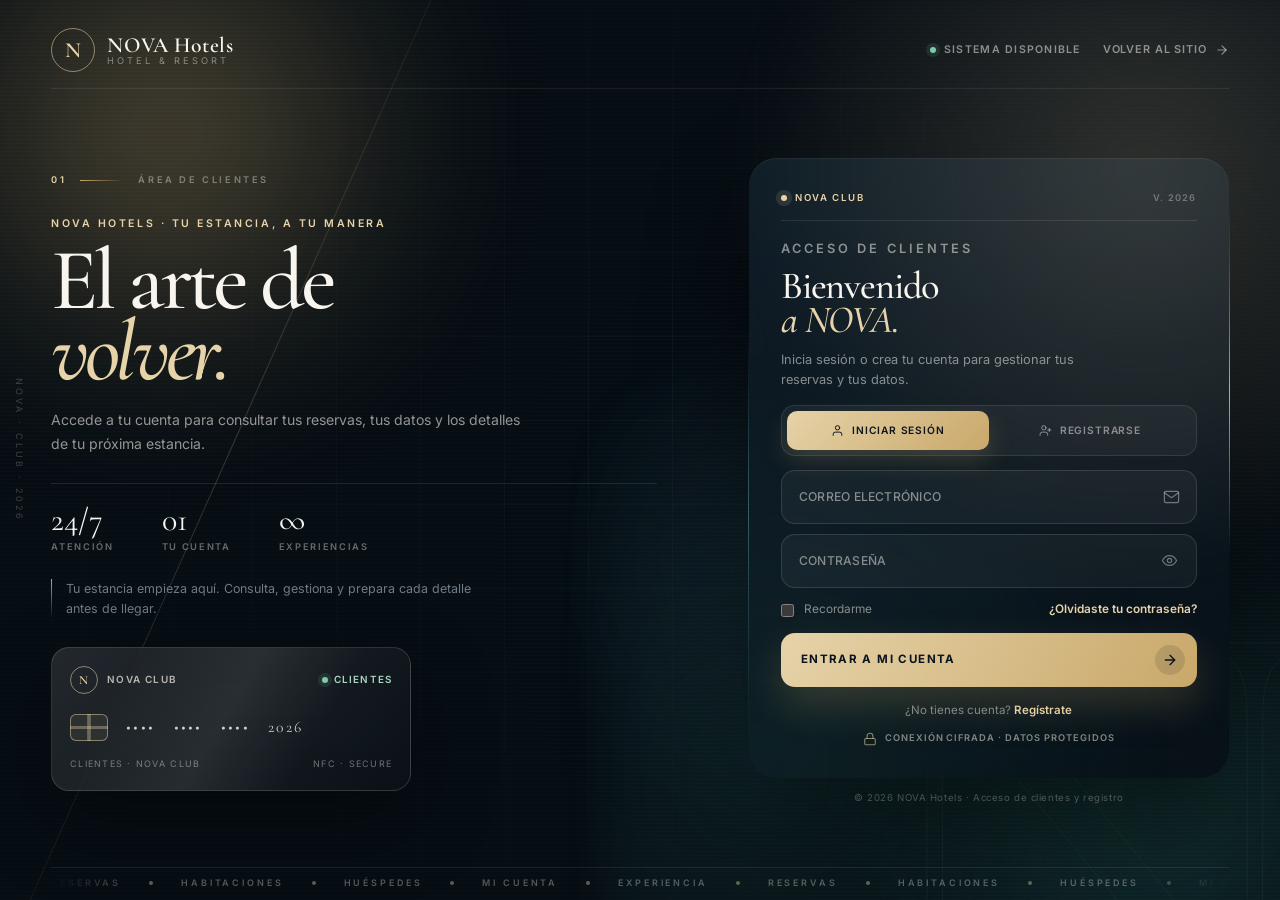
<file: src/main/resources/static/login.html>
<!DOCTYPE html>
<html lang="es">
<head>
  <meta charset="UTF-8">
  <meta name="viewport" content="width=device-width, initial-scale=1.0">
  <meta name="description" content="Acceso y registro de clientes de NOVA Hotels.">
  <title>Acceso | NOVA Hotels</title>
  <link rel="stylesheet" href="css/styles.css">
  <link rel="stylesheet" href="css/login.css">
</head>
<body class="login-page">

  <main class="login">
    <div class="login__backdrop" aria-hidden="true">
      <span class="login__aurora login__aurora--gold"></span>
      <span class="login__aurora login__aurora--teal"></span>
      <span class="login__aurora login__aurora--deep"></span>
      <span class="login__mesh"></span>
      <span class="login__beam"></span>
      <span class="login__grain"></span>
      <span class="login__watermark">N</span>
    </div>

    <span class="login__rail" aria-hidden="true">NOVA · CLUB · 2026</span>

    <header class="login__header">
      <a class="brand" href="index.html">
        <span class="brand__mark">N</span>
        <span class="brand__text">
          <span class="brand__name">NOVA Hotels</span>
          <span class="brand__tag">Hotel &amp; Resort</span>
        </span>
      </a>

      <div class="login__header-meta">
        <span class="login__status"><i></i> Sistema disponible</span>
        <a class="login__back" href="index.html">
          <span>Volver al sitio</span>
          <svg width="14" height="14" viewBox="0 0 24 24" fill="none" stroke="currentColor" stroke-width="2" stroke-linecap="round" stroke-linejoin="round"><path d="M5 12h14"/><path d="M12 5l7 7-7 7"/></svg>
        </a>
      </div>
    </header>

    <div class="login__layout">
      <section class="login__intro" aria-labelledby="login-title">
        <div class="login__index">
          <span>01</span>
          <span class="login__index-line"></span>
          <span>Área de clientes</span>
        </div>

        <p class="login__kicker">NOVA Hotels · Tu estancia, a tu manera</p>
        <h1 class="login__title" id="login-title">
          El arte de<br>
          <em>volver.</em>
        </h1>
        <p class="login__lede">Accede a tu cuenta para consultar tus reservas, tus datos y los detalles de tu próxima estancia.</p>

        <div class="login__stats">
          <div class="login__stat">
            <span class="login__stat-value">24/7</span>
            <span class="login__stat-label">Atención</span>
          </div>
          <div class="login__stat">
            <span class="login__stat-value">01</span>
            <span class="login__stat-label">Tu cuenta</span>
          </div>
          <div class="login__stat">
            <span class="login__stat-value">∞</span>
            <span class="login__stat-label">Experiencias</span>
          </div>
        </div>

        <div class="login__manifesto">
          <span class="login__manifesto-line"></span>
          <p>Tu estancia empieza aquí. Consulta, gestiona y prepara cada detalle antes de llegar.</p>
        </div>

        <div class="login__pass" aria-hidden="true">
          <div class="login__pass-top">
            <span class="login__pass-brand"><span class="brand__mark brand__mark--sm">N</span> NOVA Club</span>
            <span class="login__pass-status"><i></i> Clientes</span>
          </div>
          <div class="login__pass-body">
            <span class="login__pass-chip"></span>
            <span class="login__pass-number">•••• &nbsp; •••• &nbsp; •••• &nbsp; 2026</span>
          </div>
          <div class="login__pass-bottom">
            <span>Clientes · Nova Club</span>
            <span>NFC · Secure</span>
          </div>
        </div>
      </section>

      <section class="login__access" aria-labelledby="access-title">
        <div class="login__card">
          <span class="login__card-glow" aria-hidden="true"></span>

          <div class="login__card-top">
            <span class="login__card-label"><i></i> NOVA Club</span>
            <span class="login__card-version">v. 2026</span>
          </div>

          <div class="login__card-heading">
            <p class="login__card-eyebrow">Acceso de clientes</p>
            <h2 id="access-title">Bienvenido<br><em>a NOVA.</em></h2>
            <p>Inicia sesión o crea tu cuenta para gestionar tus reservas y tus datos.</p>
          </div>

          <div class="login__auth">
            <input class="login__auth-input" type="radio" name="auth" id="auth-login" value="login" checked>
            <input class="login__auth-input" type="radio" name="auth" id="auth-registro" value="registro">

            <div class="login__roles" role="group" aria-label="Acceso o registro">
              <span class="login__role-pill" aria-hidden="true"></span>
              <label class="login__role" for="auth-login">
                <span>
                  <svg width="13" height="13" viewBox="0 0 24 24" fill="none" stroke="currentColor" stroke-width="1.8" stroke-linecap="round" stroke-linejoin="round"><path d="M20 21v-2a4 4 0 0 0-4-4H8a4 4 0 0 0-4 4v2"/><circle cx="12" cy="7" r="4"/></svg>
                  Iniciar sesión
                </span>
              </label>
              <label class="login__role" for="auth-registro">
                <span>
                  <svg width="13" height="13" viewBox="0 0 24 24" fill="none" stroke="currentColor" stroke-width="1.8" stroke-linecap="round" stroke-linejoin="round"><path d="M16 21v-2a4 4 0 0 0-4-4H6a4 4 0 0 0-4 4v2"/><circle cx="9" cy="7" r="4"/><path d="M19 8v6"/><path d="M22 11h-6"/></svg>
                  Registrarse
                </span>
              </label>
            </div>

            <div class="login__panel login__panel--login">
              <form class="login__form" id="login-form" action="cuenta.html">
                <div class="login__fields">
                  <div class="field field--float">
                    <input type="email" id="email" placeholder=" " autocomplete="email" required>
                    <label for="email">Correo electrónico</label>
                    <svg class="field__icon" width="17" height="17" viewBox="0 0 24 24" fill="none" stroke="currentColor" stroke-width="1.7" stroke-linecap="round" stroke-linejoin="round"><path d="M4 4h16a2 2 0 0 1 2 2v12a2 2 0 0 1-2 2H4a2 2 0 0 1-2-2V6a2 2 0 0 1 2-2z"/><path d="M22 6l-10 7L2 6"/></svg>
                  </div>
                  <div class="field field--float">
                    <input type="password" id="password" placeholder=" " autocomplete="current-password" required>
                    <label for="password">Contraseña</label>
                    <button class="field__toggle" type="button" data-password-toggle aria-label="Mostrar contraseña" aria-pressed="false">
                      <svg class="field__toggle-on" width="17" height="17" viewBox="0 0 24 24" fill="none" stroke="currentColor" stroke-width="1.7" stroke-linecap="round" stroke-linejoin="round"><path d="M2 12s3.5-7 10-7 10 7 10 7-3.5 7-10 7-10-7-10-7z"/><circle cx="12" cy="12" r="3"/></svg>
                      <svg class="field__toggle-off" width="17" height="17" viewBox="0 0 24 24" fill="none" stroke="currentColor" stroke-width="1.7" stroke-linecap="round" stroke-linejoin="round"><path d="M17.94 17.94A10.07 10.07 0 0 1 12 20c-7 0-11-8-11-8a18.45 18.45 0 0 1 5.06-5.94"/><path d="M9.9 4.24A9.12 9.12 0 0 1 12 4c7 0 11 8 11 8a18.5 18.5 0 0 1-2.16 3.19"/><path d="M14.12 14.12a3 3 0 1 1-4.24-4.24"/><path d="M1 1l22 22"/></svg>
                    </button>
                  </div>
                </div>

                <div class="login__options">
                  <label class="checkbox-row login__remember">
                    <input type="checkbox" name="recordar">
                    <span>Recordarme</span>
                  </label>
                  <a href="#">¿Olvidaste tu contraseña?</a>
                </div>

                <p class="login__error" id="login-error-login" role="alert" hidden></p>
                <p class="login__success-status" id="login-reenvio-estado" hidden></p>
                <button class="login__resend" type="button" id="login-reenviar" hidden>Reenviar correo de confirmación</button>

                <button class="login__submit" type="submit">
                  <span class="login__submit-text">Entrar a mi cuenta</span>
                  <span class="login__submit-icon">
                    <svg width="16" height="16" viewBox="0 0 24 24" fill="none" stroke="currentColor" stroke-width="2" stroke-linecap="round" stroke-linejoin="round"><path d="M5 12h14"/><path d="M12 5l7 7-7 7"/></svg>
                  </span>
                </button>
              </form>

              <p class="login__support">¿No tienes cuenta? <label class="login__link" for="auth-registro">Regístrate</label></p>
            </div>

            <div class="login__panel login__panel--register">
              <form class="login__form" id="register-form" action="cuenta.html" method="post">
                <div class="login__access-toggle" role="group" aria-label="Tipo de cuenta">
                  <input class="login__access-input" type="radio" name="rol" id="rol-usuario" value="usuario" checked>
                  <input class="login__access-input" type="radio" name="rol" id="rol-admin" value="administrador">
                  <span class="login__access-pill" aria-hidden="true"></span>
                  <label class="login__access-option" for="rol-usuario">
                    <svg width="13" height="13" viewBox="0 0 24 24" fill="none" stroke="currentColor" stroke-width="1.8" stroke-linecap="round" stroke-linejoin="round"><path d="M20 21v-2a4 4 0 0 0-4-4H8a4 4 0 0 0-4 4v2"/><circle cx="12" cy="7" r="4"/></svg>
                    Usuario
                  </label>
                  <label class="login__access-option" for="rol-admin">
                    <svg width="13" height="13" viewBox="0 0 24 24" fill="none" stroke="currentColor" stroke-width="1.8" stroke-linecap="round" stroke-linejoin="round"><path d="M12 22s8-4 8-10V5l-8-3-8 3v7c0 6 8 10 8 10z"/><path d="M9 12l2 2 4-4"/></svg>
                    Administrador
                  </label>
                </div>

                <div class="login__fields">
                  <div class="login__field-row">
                    <div class="field field--float">
                      <input type="text" id="nombre" name="nombre" placeholder=" " autocomplete="given-name" required>
                      <label for="nombre">Nombre</label>
                      <svg class="field__icon" width="17" height="17" viewBox="0 0 24 24" fill="none" stroke="currentColor" stroke-width="1.7" stroke-linecap="round" stroke-linejoin="round"><path d="M20 21v-2a4 4 0 0 0-4-4H8a4 4 0 0 0-4 4v2"/><circle cx="12" cy="7" r="4"/></svg>
                    </div>
                    <div class="field field--float">
                      <input type="text" id="apellidos" name="apellidos" placeholder=" " autocomplete="family-name" required>
                      <label for="apellidos">Apellidos</label>
                      <svg class="field__icon" width="17" height="17" viewBox="0 0 24 24" fill="none" stroke="currentColor" stroke-width="1.7" stroke-linecap="round" stroke-linejoin="round"><path d="M20 21v-2a4 4 0 0 0-4-4H8a4 4 0 0 0-4 4v2"/><circle cx="12" cy="7" r="4"/></svg>
                    </div>
                  </div>
                  <div class="field field--float">
                    <input type="email" id="email-registro" name="email" placeholder=" " autocomplete="email" required>
                    <label for="email-registro">Correo electrónico</label>
                    <svg class="field__icon" width="17" height="17" viewBox="0 0 24 24" fill="none" stroke="currentColor" stroke-width="1.7" stroke-linecap="round" stroke-linejoin="round"><path d="M4 4h16a2 2 0 0 1 2 2v12a2 2 0 0 1-2 2H4a2 2 0 0 1-2-2V6a2 2 0 0 1 2-2z"/><path d="M22 6l-10 7L2 6"/></svg>
                  </div>
                  <div class="field field--float">
                    <input type="password" id="password-registro" name="password" placeholder=" " autocomplete="new-password" minlength="8" required>
                    <label for="password-registro">Contraseña</label>
                    <button class="field__toggle" type="button" data-password-toggle aria-label="Mostrar contraseña" aria-pressed="false">
                      <svg class="field__toggle-on" width="17" height="17" viewBox="0 0 24 24" fill="none" stroke="currentColor" stroke-width="1.7" stroke-linecap="round" stroke-linejoin="round"><path d="M2 12s3.5-7 10-7 10 7 10 7-3.5 7-10 7-10-7-10-7z"/><circle cx="12" cy="12" r="3"/></svg>
                      <svg class="field__toggle-off" width="17" height="17" viewBox="0 0 24 24" fill="none" stroke="currentColor" stroke-width="1.7" stroke-linecap="round" stroke-linejoin="round"><path d="M17.94 17.94A10.07 10.07 0 0 1 12 20c-7 0-11-8-11-8a18.45 18.45 0 0 1 5.06-5.94"/><path d="M9.9 4.24A9.12 9.12 0 0 1 12 4c7 0 11 8 11 8a18.5 18.5 0 0 1-2.16 3.19"/><path d="M14.12 14.12a3 3 0 1 1-4.24-4.24"/><path d="M1 1l22 22"/></svg>
                    </button>
                  </div>
                  <div class="field field--float">
                    <input type="password" id="password-confirmacion" name="password_confirmacion" placeholder=" " autocomplete="new-password" minlength="8" required>
                    <label for="password-confirmacion">Confirmar contraseña</label>
                    <button class="field__toggle" type="button" data-password-toggle aria-label="Mostrar contraseña" aria-pressed="false">
                      <svg class="field__toggle-on" width="17" height="17" viewBox="0 0 24 24" fill="none" stroke="currentColor" stroke-width="1.7" stroke-linecap="round" stroke-linejoin="round"><path d="M2 12s3.5-7 10-7 10 7 10 7-3.5 7-10 7-10-7-10-7z"/><circle cx="12" cy="12" r="3"/></svg>
                      <svg class="field__toggle-off" width="17" height="17" viewBox="0 0 24 24" fill="none" stroke="currentColor" stroke-width="1.7" stroke-linecap="round" stroke-linejoin="round"><path d="M17.94 17.94A10.07 10.07 0 0 1 12 20c-7 0-11-8-11-8a18.45 18.45 0 0 1 5.06-5.94"/><path d="M9.9 4.24A9.12 9.12 0 0 1 12 4c7 0 11 8 11 8a18.5 18.5 0 0 1-2.16 3.19"/><path d="M14.12 14.12a3 3 0 1 1-4.24-4.24"/><path d="M1 1l22 22"/></svg>
                    </button>
                  </div>
                  <div class="field field--float login__admin-code" id="admin-code" hidden>
                    <input type="password" id="codigo-admin" name="codigo_admin" placeholder=" " inputmode="numeric" autocomplete="off">
                    <label for="codigo-admin">Código de administrador</label>
                    <svg class="field__icon" width="17" height="17" viewBox="0 0 24 24" fill="none" stroke="currentColor" stroke-width="1.7" stroke-linecap="round" stroke-linejoin="round"><circle cx="7.5" cy="15.5" r="4.5"/><path d="M10.7 12.3 21 2"/><path d="M16 7l3 3"/><path d="M19 4l2 2"/></svg>
                  </div>
                </div>

                <p class="login__error" id="login-error" role="alert" hidden></p>

                <div class="login__options login__options--register">
                  <label class="checkbox-row login__remember">
                    <input type="checkbox" name="privacidad" required>
                    <span>Acepto la política de privacidad</span>
                  </label>
                </div>

                <button class="login__submit" type="submit">
                  <span class="login__submit-text">Crear cuenta</span>
                  <span class="login__submit-icon">
                    <svg width="16" height="16" viewBox="0 0 24 24" fill="none" stroke="currentColor" stroke-width="2" stroke-linecap="round" stroke-linejoin="round"><path d="M5 12h14"/><path d="M12 5l7 7-7 7"/></svg>
                  </span>
                </button>
              </form>

              <div class="login__success" id="registro-exito" hidden>
                <span class="login__success-icon">
                  <svg width="26" height="26" viewBox="0 0 24 24" fill="none" stroke="currentColor" stroke-width="2" stroke-linecap="round" stroke-linejoin="round"><path d="M4 4h16a2 2 0 0 1 2 2v12a2 2 0 0 1-2 2H4a2 2 0 0 1-2-2V6a2 2 0 0 1 2-2z"/><path d="M22 6l-10 7L2 6"/></svg>
                </span>
                <h3>Revisa tu correo</h3>
                <p>Hemos enviado un enlace de confirmación a <strong id="registro-exito-correo"></strong>. Ábrelo para activar tu cuenta y poder acceder.</p>
                <p class="login__success-status" id="reenvio-estado" hidden></p>
                <button class="login__submit" type="button" id="registro-ir-login">
                  <span class="login__submit-text">Entrar a mi cuenta</span>
                  <span class="login__submit-icon">
                    <svg width="16" height="16" viewBox="0 0 24 24" fill="none" stroke="currentColor" stroke-width="2" stroke-linecap="round" stroke-linejoin="round"><path d="M5 12h14"/><path d="M12 5l7 7-7 7"/></svg>
                  </span>
                </button>
                <button class="login__resend" type="button" id="registro-reenviar">Reenviar correo de confirmación</button>
                <p class="login__success-note">Si no lo encuentras, revisa la carpeta de spam.</p>
              </div>

              <p class="login__support">¿Ya tienes cuenta? <label class="login__link" for="auth-login">Inicia sesión</label></p>
            </div>

            <div class="login__secure">
              <svg width="14" height="14" viewBox="0 0 24 24" fill="none" stroke="currentColor" stroke-width="1.8" stroke-linecap="round" stroke-linejoin="round"><rect x="3" y="11" width="18" height="11" rx="2"/><path d="M7 11V7a5 5 0 0 1 10 0v4"/></svg>
              <span>Conexión cifrada · Datos protegidos</span>
            </div>
          </div>
        </div>

        <p class="login__legal">© 2026 NOVA Hotels · Acceso de clientes y registro</p>
      </section>
    </div>

    <footer class="login__footer" aria-hidden="true">
      <div class="login__marquee">
        <div class="login__marquee-track">
          <span>Reservas</span><i></i>
          <span>Habitaciones</span><i></i>
          <span>Huéspedes</span><i></i>
          <span>Mi cuenta</span><i></i>
          <span>Experiencia</span><i></i>
          <span>Reservas</span><i></i>
          <span>Habitaciones</span><i></i>
          <span>Huéspedes</span><i></i>
          <span>Mi cuenta</span><i></i>
          <span>Experiencia</span><i></i>
        </div>
      </div>
    </footer>
  </main>

  <script src="js/login.js?v=20261109b"></script>
</body>
</html>
</file>
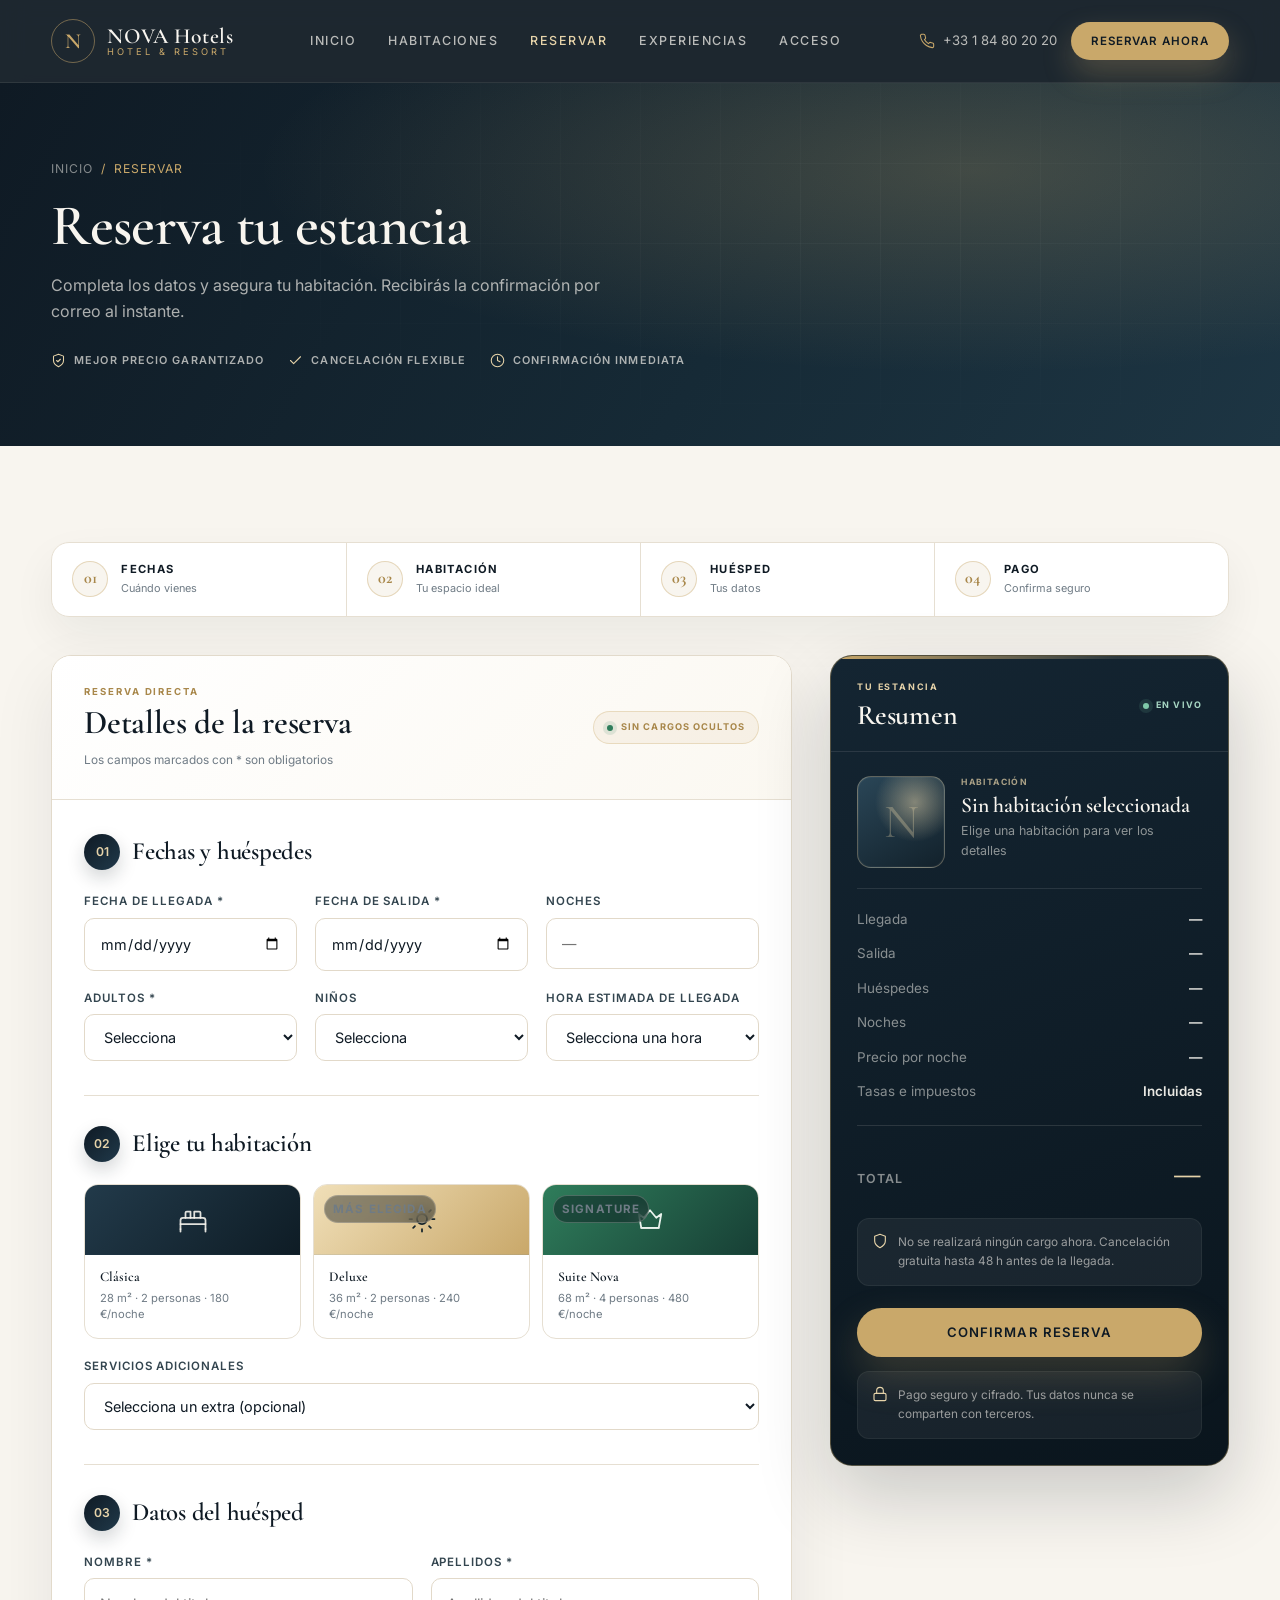
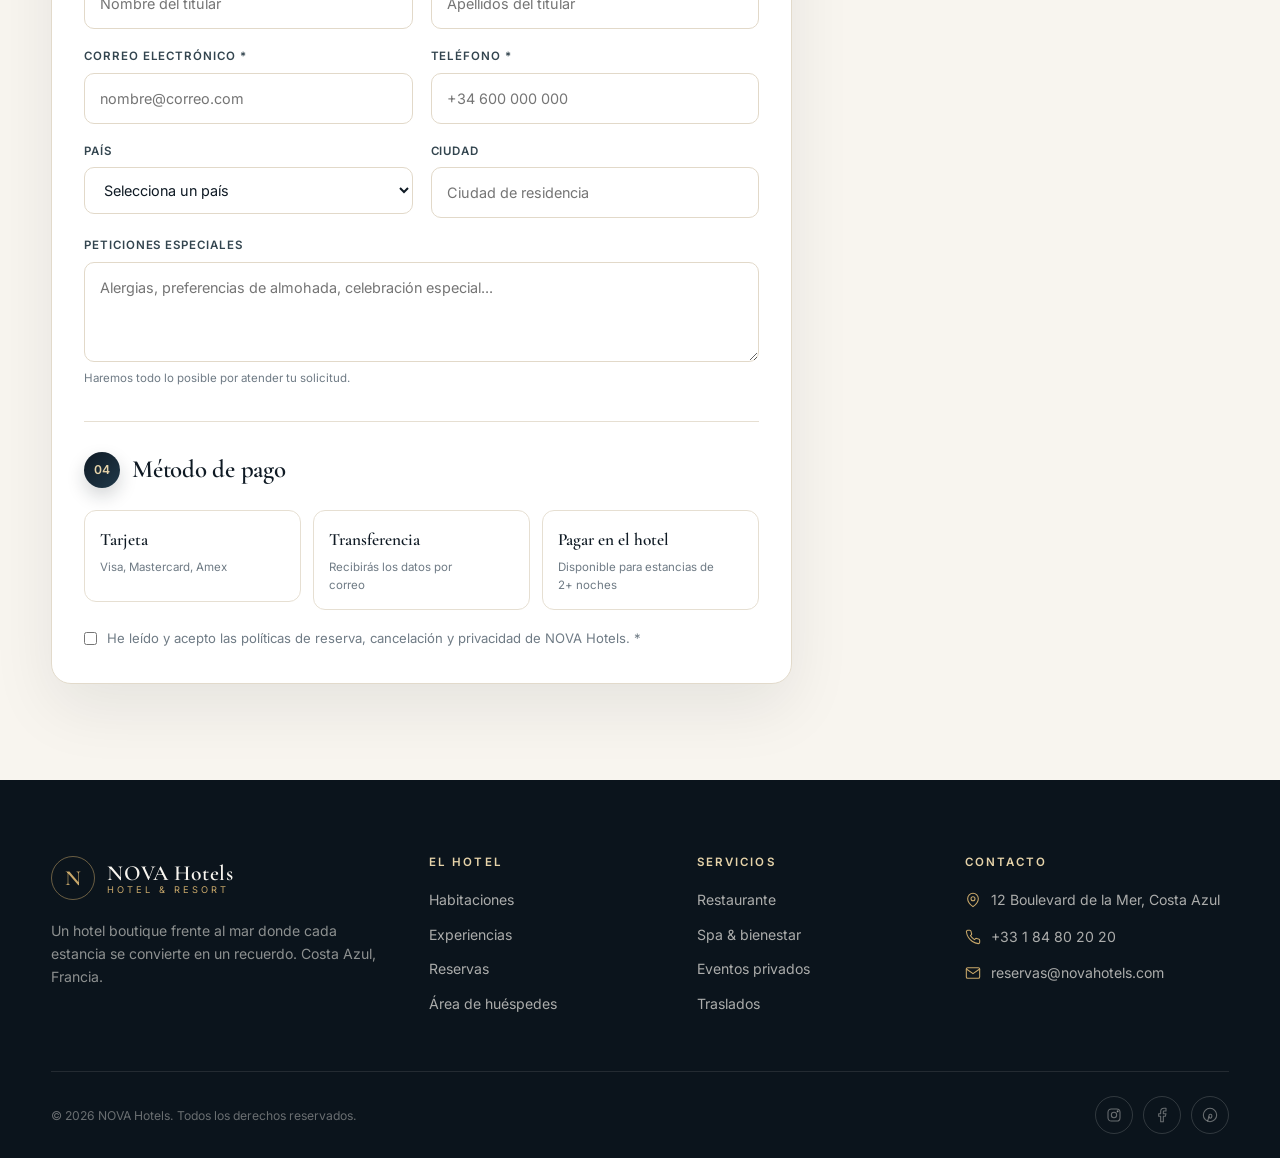
<file: src/main/resources/static/reservar.html>
<!DOCTYPE html>
<html lang="es">
<head>
  <meta charset="UTF-8">
  <meta name="viewport" content="width=device-width, initial-scale=1.0">
  <meta name="description" content="Reserva tu estancia en NOVA Hotels. Elige fechas, habitación y confirma en minutos.">
  <title>Reservar | NOVA Hotels</title>
  <link rel="stylesheet" href="css/styles.css">
</head>
<body>

  <header class="site-header">
    <div class="container site-header__inner">
      <input type="checkbox" id="nav-check" class="nav-check">
      <a class="brand" href="index.html">
        <span class="brand__mark">N</span>
        <span class="brand__text">
          <span class="brand__name">NOVA Hotels</span>
          <span class="brand__tag">Hotel &amp; Resort</span>
        </span>
      </a>

      <nav class="site-nav" id="site-nav">
        <a href="index.html">Inicio</a>
        <a href="habitaciones.html">Habitaciones</a>
        <a href="reservar.html" class="is-active">Reservar</a>
        <a href="index.html#experiencias">Experiencias</a>
        <a href="login.html">Acceso</a>
      </nav>

      <div class="site-header__actions">
        <span class="site-header__phone">
          <svg width="16" height="16" viewBox="0 0 24 24" fill="none" stroke="currentColor" stroke-width="1.6" stroke-linecap="round" stroke-linejoin="round"><path d="M22 16.92v3a2 2 0 0 1-2.18 2 19.79 19.79 0 0 1-8.63-3.07 19.5 19.5 0 0 1-6-6 19.79 19.79 0 0 1-3.07-8.67A2 2 0 0 1 4.11 2h3a2 2 0 0 1 2 1.72c.13.96.36 1.9.7 2.81a2 2 0 0 1-.45 2.11L8.09 9.91a16 16 0 0 0 6 6l1.27-1.27a2 2 0 0 1 2.11-.45c.91.34 1.85.57 2.81.7A2 2 0 0 1 22 16.92z"/></svg>
          +33 1 84 80 20 20
        </span>
        <a class="btn btn--gold btn--sm" href="reservar.html">Reservar ahora</a>
        <label class="nav-toggle" for="nav-check" aria-label="Abrir menú">
          <span></span>
          <span></span>
          <span></span>
        </label>
      </div>
    </div>
  </header>

  <section class="page-hero">
    <div class="container page-hero__inner">
      <div class="breadcrumb">
        <a href="index.html">Inicio</a>
        <span>/</span>
        <span>Reservar</span>
      </div>
      <h1>Reserva tu estancia</h1>
      <p>Completa los datos y asegura tu habitación. Recibirás la confirmación por correo al instante.</p>
      <div class="page-hero__points">
        <span>
          <svg width="15" height="15" viewBox="0 0 24 24" fill="none" stroke="currentColor" stroke-width="1.7" stroke-linecap="round" stroke-linejoin="round"><path d="M12 22s8-4 8-10V5l-8-3-8 3v7c0 6 8 10 8 10z"/><path d="M9 12l2 2 4-4"/></svg>
          Mejor precio garantizado
        </span>
        <span>
          <svg width="15" height="15" viewBox="0 0 24 24" fill="none" stroke="currentColor" stroke-width="1.7" stroke-linecap="round" stroke-linejoin="round"><path d="M20 6L9 17l-5-5"/></svg>
          Cancelación flexible
        </span>
        <span>
          <svg width="15" height="15" viewBox="0 0 24 24" fill="none" stroke="currentColor" stroke-width="1.7" stroke-linecap="round" stroke-linejoin="round"><circle cx="12" cy="12" r="10"/><path d="M12 6v6l4 2"/></svg>
          Confirmación inmediata
        </span>
      </div>
    </div>
  </section>

  <section class="section section--cream">
    <div class="container">
      <form class="booking-layout" action="confirmacion.html">
        <div class="booking-steps" aria-label="Tu reserva en cuatro pasos">
          <div class="booking-step">
            <span class="booking-step__num">01</span>
            <span class="booking-step__text"><strong>Fechas</strong><small>Cuándo vienes</small></span>
          </div>
          <div class="booking-step">
            <span class="booking-step__num">02</span>
            <span class="booking-step__text"><strong>Habitación</strong><small>Tu espacio ideal</small></span>
          </div>
          <div class="booking-step">
            <span class="booking-step__num">03</span>
            <span class="booking-step__text"><strong>Huésped</strong><small>Tus datos</small></span>
          </div>
          <div class="booking-step">
            <span class="booking-step__num">04</span>
            <span class="booking-step__text"><strong>Pago</strong><small>Confirma seguro</small></span>
          </div>
        </div>

        <div class="panel booking-panel">
          <div class="panel__head booking-panel__head">
            <div>
              <span class="booking-panel__eyebrow">Reserva directa</span>
              <h2>Detalles de la reserva</h2>
              <span>Los campos marcados con * son obligatorios</span>
            </div>
            <span class="booking-panel__badge">
              <i></i>
              Sin cargos ocultos
            </span>
          </div>

          <div class="panel__body booking-panel__body">
            <div class="form-section">
              <div class="form-section__title">
                <span>01</span>
                <h3>Fechas y huéspedes</h3>
              </div>
              <div class="form-grid form-grid--three">
                <div class="field">
                  <label for="llegada">Fecha de llegada *</label>
                  <input type="date" id="llegada" name="llegada" required>
                </div>
                <div class="field">
                  <label for="salida">Fecha de salida *</label>
                  <input type="date" id="salida" name="salida" required>
                </div>
                <div class="field">
                  <label for="noches">Noches</label>
                  <input type="text" id="noches" name="noches" placeholder="—" readonly>
                </div>
                <div class="field">
                  <label for="adultos">Adultos *</label>
                  <select id="adultos" name="adultos" required>
                    <option value="" selected>Selecciona</option>
                    <option value="1">1 adulto</option>
                    <option value="2">2 adultos</option>
                    <option value="3">3 adultos</option>
                    <option value="4">4 adultos</option>
                  </select>
                </div>
                <div class="field">
                  <label for="ninos">Niños</label>
                  <select id="ninos" name="ninos">
                    <option value="" selected>Selecciona</option>
                    <option value="0">Sin niños</option>
                    <option value="1">1 niño</option>
                    <option value="2">2 niños</option>
                    <option value="3">3 niños</option>
                  </select>
                </div>
                <div class="field">
                  <label for="llegada-hora">Hora estimada de llegada</label>
                  <select id="llegada-hora" name="llegada-hora">
                    <option selected>Selecciona una hora</option>
                    <option>Antes de las 15:00</option>
                    <option>15:00 - 18:00</option>
                    <option>18:00 - 21:00</option>
                    <option>Después de las 21:00</option>
                  </select>
                </div>
              </div>
            </div>

            <div class="form-section">
              <div class="form-section__title">
                <span>02</span>
                <h3>Elige tu habitación</h3>
              </div>
              <div class="radio-row">
                <div class="radio-card radio-card--room radio-card--clasica">
                  <input type="radio" id="room-clasica" name="habitacion" value="clasica" required>
                  <label for="room-clasica">
                    <span class="radio-card__visual" aria-hidden="true">
                      <svg width="24" height="24" viewBox="0 0 24 24" fill="none" stroke="currentColor" stroke-width="1.4" stroke-linecap="round" stroke-linejoin="round"><path d="M2 20v-7a2 2 0 0 1 2-2h16a2 2 0 0 1 2 2v7"/><path d="M2 16h20"/><path d="M6 11V7a1 1 0 0 1 1-1h3v5"/><path d="M13 11V6h4a1 1 0 0 1 1 1v4"/><path d="M2 20v2"/><path d="M22 20v2"/></svg>
                    </span>
                    <span class="radio-card__content">
                      <strong>Clásica</strong>
                      <span class="radio-card__detail">28 m² · 2 personas · 180 €/noche</span>
                    </span>
                  </label>
                </div>
                <div class="radio-card radio-card--room radio-card--deluxe">
                  <input type="radio" id="room-deluxe" name="habitacion" value="deluxe">
                  <label for="room-deluxe">
                    <span class="radio-card__visual" aria-hidden="true">
                      <svg width="24" height="24" viewBox="0 0 24 24" fill="none" stroke="currentColor" stroke-width="1.4" stroke-linecap="round" stroke-linejoin="round"><circle cx="12" cy="12" r="4"/><path d="M12 2v2"/><path d="M12 20v2"/><path d="M4.93 4.93l1.42 1.42"/><path d="M17.66 17.66l1.41 1.41"/><path d="M2 12h2"/><path d="M20 12h2"/><path d="M6.34 17.66l-1.41 1.41"/><path d="M19.07 4.93l-1.41 1.41"/></svg>
                    </span>
                    <span class="radio-card__badge">Más elegida</span>
                    <span class="radio-card__content">
                      <strong>Deluxe</strong>
                      <span class="radio-card__detail">36 m² · 2 personas · 240 €/noche</span>
                    </span>
                  </label>
                </div>
                <div class="radio-card radio-card--room radio-card--nova">
                  <input type="radio" id="room-nova" name="habitacion" value="nova">
                  <label for="room-nova">
                    <span class="radio-card__visual" aria-hidden="true">
                      <svg width="24" height="24" viewBox="0 0 24 24" fill="none" stroke="currentColor" stroke-width="1.4" stroke-linecap="round" stroke-linejoin="round"><path d="M3 8l4 3 5-6 5 6 4-3-2 11H5L3 8z"/><path d="M5 19h14"/></svg>
                    </span>
                    <span class="radio-card__badge">Signature</span>
                    <span class="radio-card__content">
                      <strong>Suite Nova</strong>
                      <span class="radio-card__detail">68 m² · 4 personas · 480 €/noche</span>
                    </span>
                  </label>
                </div>
              </div>
              <div class="field field--spaced">
                <label for="extras">Servicios adicionales</label>
                  <select id="extras" name="extras">
                    <option selected>Selecciona un extra (opcional)</option>
                    <option>Sin extras</option>
                  <option>Traslado aeropuerto · 60 €</option>
                  <option>Cena romántica · 120 €</option>
                  <option>Ritual spa para dos · 90 €</option>
                  <option>Pack bienvenida · 45 €</option>
                </select>
              </div>
            </div>

            <div class="form-section">
              <div class="form-section__title">
                <span>03</span>
                <h3>Datos del huésped</h3>
              </div>
              <div class="form-grid">
                <div class="field">
                  <label for="nombre">Nombre *</label>
                  <input type="text" id="nombre" name="nombre" placeholder="Nombre del titular" required>
                </div>
                <div class="field">
                  <label for="apellidos">Apellidos *</label>
                  <input type="text" id="apellidos" name="apellidos" placeholder="Apellidos del titular" required>
                </div>
                <div class="field">
                  <label for="email">Correo electrónico *</label>
                  <input type="email" id="email" name="email" placeholder="nombre@correo.com" required>
                </div>
                <div class="field">
                  <label for="telefono">Teléfono *</label>
                  <input type="tel" id="telefono" name="telefono" placeholder="+34 600 000 000" required>
                </div>
                <div class="field">
                  <label for="pais">País</label>
                  <select id="pais" name="pais">
                    <option selected>Selecciona un país</option>
                    <option>España</option>
                    <option>Francia</option>
                    <option>Portugal</option>
                    <option>Italia</option>
                    <option>Reino Unido</option>
                    <option>Estados Unidos</option>
                  </select>
                </div>
                <div class="field">
                  <label for="ciudad">Ciudad</label>
                  <input type="text" id="ciudad" name="ciudad" placeholder="Ciudad de residencia">
                </div>
                <div class="field field--full">
                  <label for="peticiones">Peticiones especiales</label>
                  <textarea id="peticiones" name="peticiones" placeholder="Alergias, preferencias de almohada, celebración especial..."></textarea>
                  <span class="field__hint">Haremos todo lo posible por atender tu solicitud.</span>
                </div>
              </div>
            </div>

            <div class="form-section">
              <div class="form-section__title">
                <span>04</span>
                <h3>Método de pago</h3>
              </div>
              <div class="radio-row">
                <div class="radio-card radio-card--pay">
                  <input type="radio" id="pago-tarjeta" name="pago" value="tarjeta" required>
                  <label for="pago-tarjeta">
                    <strong>Tarjeta</strong>
                    <span>Visa, Mastercard, Amex</span>
                  </label>
                </div>
                <div class="radio-card radio-card--pay">
                  <input type="radio" id="pago-transferencia" name="pago" value="transferencia">
                  <label for="pago-transferencia">
                    <strong>Transferencia</strong>
                    <span>Recibirás los datos por correo</span>
                  </label>
                </div>
                <div class="radio-card radio-card--pay">
                  <input type="radio" id="pago-hotel" name="pago" value="hotel">
                  <label for="pago-hotel">
                    <strong>Pagar en el hotel</strong>
                    <span>Disponible para estancias de 2+ noches</span>
                  </label>
                </div>
              </div>
              <div class="payment-card-fields form-grid form-grid--spaced" id="payment-card-fields" hidden>
                <div class="field field--full">
                  <label for="tarjeta">Número de tarjeta</label>
                  <input type="text" id="tarjeta" name="tarjeta" placeholder="0000 0000 0000 0000" inputmode="numeric">
                </div>
                <div class="field">
                  <label for="caducidad">Caducidad</label>
                  <input type="text" id="caducidad" name="caducidad" placeholder="MM/AA">
                </div>
                <div class="field">
                  <label for="cvv">CVV</label>
                  <input type="text" id="cvv" name="cvv" placeholder="123" inputmode="numeric">
                </div>
              </div>
              <label class="checkbox-row checkbox-row--spaced">
                <input type="checkbox" name="politicas" required>
                <span>He leído y acepto las políticas de reserva, cancelación y privacidad de NOVA Hotels. *</span>
              </label>
            </div>
          </div>
        </div>

        <aside class="summary">
          <div class="panel summary__panel">
            <div class="panel__head summary__head">
              <div>
                <span class="summary__eyebrow">Tu estancia</span>
                <h3>Resumen</h3>
              </div>
              <span class="summary__live"><i></i> En vivo</span>
            </div>
            <div class="panel__body">
              <div class="summary__room">
                <div class="summary__thumb" aria-hidden="true"></div>
                <div class="summary__room-info">
                  <span class="summary__room-label">Habitación</span>
                  <h3 id="res-room-title">Sin habitación seleccionada</h3>
                  <p id="res-room-detail">Elige una habitación para ver los detalles</p>
                </div>
              </div>

              <div class="summary__lines">
                <div class="summary__line">
                  <span>Llegada</span>
                  <strong id="res-llegada">—</strong>
                </div>
                <div class="summary__line">
                  <span>Salida</span>
                  <strong id="res-salida">—</strong>
                </div>
                <div class="summary__line">
                  <span>Huéspedes</span>
                  <strong id="res-huespedes">—</strong>
                </div>
                <div class="summary__line">
                  <span>Noches</span>
                  <strong id="res-noches">—</strong>
                </div>
                <div class="summary__line">
                  <span>Precio por noche</span>
                  <strong id="res-precio">—</strong>
                </div>
                <div class="summary__line">
                  <span>Tasas e impuestos</span>
                  <strong id="res-tasas">—</strong>
                </div>
              </div>

              <div class="summary__total">
                <span>Total</span>
                <strong id="res-total">—</strong>
              </div>

              <div class="summary__note">
                <svg width="16" height="16" viewBox="0 0 24 24" fill="none" stroke="currentColor" stroke-width="1.7" stroke-linecap="round" stroke-linejoin="round"><path d="M12 22s8-4 8-10V5l-8-3-8 3v7c0 6 8 10 8 10z"/></svg>
                <span>No se realizará ningún cargo ahora. Cancelación gratuita hasta 48 h antes de la llegada.</span>
              </div>

              <p class="booking-error" id="booking-error" role="alert" hidden></p>

              <button class="btn btn--gold btn--block" type="submit">Confirmar reserva</button>

              <div class="summary__note summary__note--spaced">
                <svg width="16" height="16" viewBox="0 0 24 24" fill="none" stroke="currentColor" stroke-width="1.7" stroke-linecap="round" stroke-linejoin="round"><rect x="3" y="11" width="18" height="11" rx="2"/><path d="M7 11V7a5 5 0 0 1 10 0v4"/></svg>
                <span>Pago seguro y cifrado. Tus datos nunca se comparten con terceros.</span>
              </div>
            </div>
          </div>
        </aside>
      </form>
    </div>
  </section>

  <footer class="site-footer">
    <div class="container">
      <div class="site-footer__grid">
        <div class="site-footer__col">
          <a class="brand" href="index.html">
            <span class="brand__mark">N</span>
            <span class="brand__text">
              <span class="brand__name">NOVA Hotels</span>
              <span class="brand__tag">Hotel &amp; Resort</span>
            </span>
          </a>
          <p>Un hotel boutique frente al mar donde cada estancia se convierte en un recuerdo. Costa Azul, Francia.</p>
        </div>
        <div class="site-footer__col">
          <h4>El hotel</h4>
          <div class="site-footer__links">
            <a href="habitaciones.html">Habitaciones</a>
            <a href="index.html#experiencias">Experiencias</a>
            <a href="reservar.html">Reservas</a>
            <a href="login.html">Área de huéspedes</a>
          </div>
        </div>
        <div class="site-footer__col">
          <h4>Servicios</h4>
          <div class="site-footer__links">
            <a href="#">Restaurante</a>
            <a href="#">Spa &amp; bienestar</a>
            <a href="#">Eventos privados</a>
            <a href="#">Traslados</a>
          </div>
        </div>
        <div class="site-footer__col">
          <h4>Contacto</h4>
          <ul class="site-footer__contact">
            <li>
              <svg width="16" height="16" viewBox="0 0 24 24" fill="none" stroke="currentColor" stroke-width="1.6" stroke-linecap="round" stroke-linejoin="round"><path d="M20 10c0 6-8 12-8 12S4 16 4 10a8 8 0 1 1 16 0z"/><circle cx="12" cy="10" r="3"/></svg>
              12 Boulevard de la Mer, Costa Azul
            </li>
            <li>
              <svg width="16" height="16" viewBox="0 0 24 24" fill="none" stroke="currentColor" stroke-width="1.6" stroke-linecap="round" stroke-linejoin="round"><path d="M22 16.92v3a2 2 0 0 1-2.18 2 19.79 19.79 0 0 1-8.63-3.07 19.5 19.5 0 0 1-6-6 19.79 19.79 0 0 1-3.07-8.67A2 2 0 0 1 4.11 2h3a2 2 0 0 1 2 1.72c.13.96.36 1.9.7 2.81a2 2 0 0 1-.45 2.11L8.09 9.91a16 16 0 0 0 6 6l1.27-1.27a2 2 0 0 1 2.11-.45c.91.34 1.85.57 2.81.7A2 2 0 0 1 22 16.92z"/></svg>
              +33 1 84 80 20 20
            </li>
            <li>
              <svg width="16" height="16" viewBox="0 0 24 24" fill="none" stroke="currentColor" stroke-width="1.6" stroke-linecap="round" stroke-linejoin="round"><path d="M4 4h16a2 2 0 0 1 2 2v12a2 2 0 0 1-2 2H4a2 2 0 0 1-2-2V6a2 2 0 0 1 2-2z"/><path d="M22 6l-10 7L2 6"/></svg>
              reservas@novahotels.com
            </li>
          </ul>
        </div>
      </div>
      <div class="site-footer__bottom">
        <span>© 2026 NOVA Hotels. Todos los derechos reservados.</span>
        <div class="site-footer__social">
          <a href="#" aria-label="Instagram">
            <svg width="16" height="16" viewBox="0 0 24 24" fill="none" stroke="currentColor" stroke-width="1.6" stroke-linecap="round" stroke-linejoin="round"><rect x="3" y="3" width="18" height="18" rx="5"/><circle cx="12" cy="12" r="4"/><circle cx="17.5" cy="6.5" r="0.8" fill="currentColor"/></svg>
          </a>
          <a href="#" aria-label="Facebook">
            <svg width="16" height="16" viewBox="0 0 24 24" fill="none" stroke="currentColor" stroke-width="1.6" stroke-linecap="round" stroke-linejoin="round"><path d="M18 2h-3a5 5 0 0 0-5 5v3H7v4h3v8h4v-8h3l1-4h-4V7a1 1 0 0 1 1-1h3z"/></svg>
          </a>
          <a href="#" aria-label="Pinterest">
            <svg width="16" height="16" viewBox="0 0 24 24" fill="none" stroke="currentColor" stroke-width="1.6" stroke-linecap="round" stroke-linejoin="round"><circle cx="12" cy="12" r="10"/><path d="M8.5 21c.5-2 1.5-5 1.8-6.4"/><path d="M10.6 14.4c-.6-1.4.2-3.4 2-3.4 1.5 0 2.2 1 2.2 2.3 0 1.8-1 3.5-2.4 3.5-.9 0-1.6-.7-1.4-1.6"/></svg>
          </a>
        </div>
      </div>
    </div>
  </footer>

  <script src="js/reservar.js"></script>
</body>
</html>
</file>
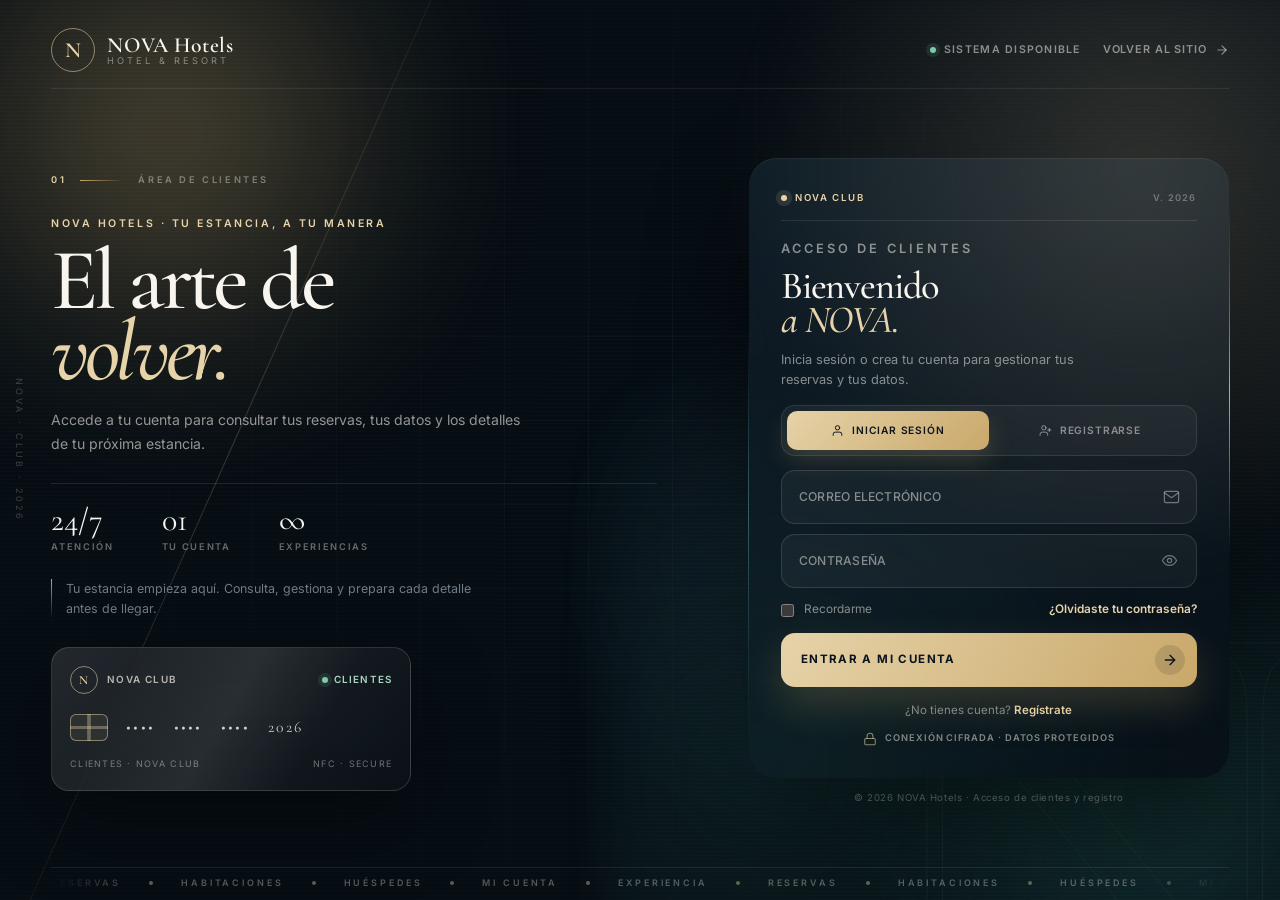
<file: src/main/resources/static/admin/dashboard.html>
﻿<!DOCTYPE html>
<html lang="es">
<head>
  <meta charset="UTF-8">
  <meta name="viewport" content="width=device-width, initial-scale=1.0">
  <meta name="description" content="Panel de gestión de NOVA Hotels.">
  <title>Dashboard | NOVA Hotels</title>
  <link rel="stylesheet" href="../css/styles.css">
  <link rel="stylesheet" href="../css/admin.css?v=20261107a">
</head>
<body>

  <div class="admin">
    <aside class="sidebar">
      <a class="brand sidebar__brand" href="../index.html">
        <span class="brand__mark">N</span>
        <span class="brand__text">
          <span class="brand__name">NOVA Hotels</span>
          <span class="brand__tag">Hotel &amp; Resort</span>
        </span>
      </a>

      <span class="sidebar__label">General</span>
      <nav class="sidebar__nav">
        <a href="dashboard.html" class="is-active">
          <svg width="18" height="18" viewBox="0 0 24 24" fill="none" stroke="currentColor" stroke-width="1.6" stroke-linecap="round" stroke-linejoin="round"><rect x="3" y="3" width="7" height="9" rx="1"/><rect x="14" y="3" width="7" height="5" rx="1"/><rect x="14" y="12" width="7" height="9" rx="1"/><rect x="3" y="16" width="7" height="5" rx="1"/></svg>
          Dashboard
        </a>
        <a href="reservas.html">
          <svg width="18" height="18" viewBox="0 0 24 24" fill="none" stroke="currentColor" stroke-width="1.6" stroke-linecap="round" stroke-linejoin="round"><rect x="3" y="4" width="18" height="18" rx="2"/><path d="M16 2v4"/><path d="M8 2v4"/><path d="M3 10h18"/></svg>
          Reservas
        </a>
        <a href="habitaciones.html">
          <svg width="18" height="18" viewBox="0 0 24 24" fill="none" stroke="currentColor" stroke-width="1.6" stroke-linecap="round" stroke-linejoin="round"><path d="M2 20v-8a2 2 0 0 1 2-2h16a2 2 0 0 1 2 2v8"/><path d="M2 16h20"/><path d="M6 10V6a2 2 0 0 1 2-2h8a2 2 0 0 1 2 2v4"/></svg>
          Habitaciones
        </a>
        <a href="huespedes.html">
          <svg width="18" height="18" viewBox="0 0 24 24" fill="none" stroke="currentColor" stroke-width="1.6" stroke-linecap="round" stroke-linejoin="round"><path d="M17 21v-2a4 4 0 0 0-4-4H5a4 4 0 0 0-4 4v2"/><circle cx="9" cy="7" r="4"/><path d="M23 21v-2a4 4 0 0 0-3-3.87"/><path d="M16 3.13a4 4 0 0 1 0 7.75"/></svg>
          Huéspedes
        </a>
      </nav>

      <span class="sidebar__label">Sistema</span>
      <nav class="sidebar__nav">
        <a href="../index.html">
          <svg width="18" height="18" viewBox="0 0 24 24" fill="none" stroke="currentColor" stroke-width="1.6" stroke-linecap="round" stroke-linejoin="round"><circle cx="12" cy="12" r="10"/><path d="M2 12h20"/><path d="M12 2a15.3 15.3 0 0 1 4 10 15.3 15.3 0 0 1-4 10 15.3 15.3 0 0 1-4-10 15.3 15.3 0 0 1 4-10z"/></svg>
          Ver sitio web
        </a>
        <a href="../login.html">
          <svg width="18" height="18" viewBox="0 0 24 24" fill="none" stroke="currentColor" stroke-width="1.6" stroke-linecap="round" stroke-linejoin="round"><path d="M9 21H5a2 2 0 0 1-2-2V5a2 2 0 0 1 2-2h4"/><path d="M16 17l5-5-5-5"/><path d="M21 12H9"/></svg>
          Cerrar sesión
        </a>
      </nav>

      <div class="sidebar__footer">
        <div class="sidebar__help">
          <strong>¿Necesitas ayuda?</strong>
          <p>Consulta la guía de operaciones o contacta con soporte.</p>
          <a href="#">Abrir centro de ayuda</a>
        </div>
        <div class="sidebar__user">
          <span class="sidebar__avatar">AD</span>
          <div>
            <strong>Administrador</strong>
            <span>Recepción</span>
          </div>
        </div>
      </div>
    </aside>

    <div class="admin__main">
      <header class="topbar">
        <div class="topbar__title">
          <h1>Dashboard</h1>
          <p id="dashboard-fecha">Resumen operativo del día</p>
        </div>
        <div class="topbar__actions">
          <label class="topbar__search">
            <svg width="16" height="16" viewBox="0 0 24 24" fill="none" stroke="currentColor" stroke-width="1.8" stroke-linecap="round" stroke-linejoin="round"><circle cx="11" cy="11" r="7"/><path d="M21 21l-4.35-4.35"/></svg>
            <input type="search" placeholder="Buscar reserva, huésped...">
          </label>
          <button class="icon-btn" aria-label="Notificaciones">
            <svg width="18" height="18" viewBox="0 0 24 24" fill="none" stroke="currentColor" stroke-width="1.6" stroke-linecap="round" stroke-linejoin="round"><path d="M18 8A6 6 0 0 0 6 8c0 7-3 9-3 9h18s-3-2-3-9"/><path d="M13.73 21a2 2 0 0 1-3.46 0"/></svg>
          </button>
          <a class="btn-admin btn-admin--gold" href="../reservar.html">
            <svg width="15" height="15" viewBox="0 0 24 24" fill="none" stroke="currentColor" stroke-width="2" stroke-linecap="round" stroke-linejoin="round"><path d="M12 5v14"/><path d="M5 12h14"/></svg>
            Nueva reserva
          </a>
        </div>
      </header>

      <main class="admin__content">
        <div class="admin-grid">
          <article class="stat-card">
            <div class="stat-card__top">
              <span class="stat-card__label">Reservas hoy</span>
              <span class="stat-card__icon">
                <svg width="19" height="19" viewBox="0 0 24 24" fill="none" stroke="currentColor" stroke-width="1.7" stroke-linecap="round" stroke-linejoin="round"><rect x="3" y="4" width="18" height="18" rx="2"/><path d="M16 2v4"/><path d="M8 2v4"/><path d="M3 10h18"/></svg>
              </span>
            </div>
            <div class="stat-card__value" id="dashboard-reservas-hoy">0</div>
            <div class="stat-card__foot">
              <span id="dashboard-reservas-hoy-foot">Sin movimientos registrados</span>
            </div>
          </article>

          <article class="stat-card">
            <div class="stat-card__top">
              <span class="stat-card__label">Reservas activas</span>
              <span class="stat-card__icon stat-card__icon--green">
                <svg width="19" height="19" viewBox="0 0 24 24" fill="none" stroke="currentColor" stroke-width="1.7" stroke-linecap="round" stroke-linejoin="round"><path d="M2 20v-8a2 2 0 0 1 2-2h16a2 2 0 0 1 2 2v8"/><path d="M2 16h20"/><path d="M6 10V6a2 2 0 0 1 2-2h8a2 2 0 0 1 2 2v4"/></svg>
              </span>
            </div>
            <div class="stat-card__value" id="dashboard-activas">0</div>
            <div class="stat-card__foot">
              <span id="dashboard-activas-foot">Sin reservas activas</span>
            </div>
          </article>

          <article class="stat-card">
            <div class="stat-card__top">
              <span class="stat-card__label">Ingresos del mes</span>
              <span class="stat-card__icon stat-card__icon--blue">
                <svg width="19" height="19" viewBox="0 0 24 24" fill="none" stroke="currentColor" stroke-width="1.7" stroke-linecap="round" stroke-linejoin="round"><path d="M12 1v22"/><path d="M17 5H9.5a3.5 3.5 0 0 0 0 7h5a3.5 3.5 0 0 1 0 7H6"/></svg>
              </span>
            </div>
            <div class="stat-card__value" id="dashboard-ingresos">0 €</div>
            <div class="stat-card__foot">
              <span id="dashboard-ingresos-foot">Sin ingresos registrados</span>
            </div>
          </article>

          <article class="stat-card">
            <div class="stat-card__top">
              <span class="stat-card__label">Check-ins pendientes</span>
              <span class="stat-card__icon stat-card__icon--red">
                <svg width="19" height="19" viewBox="0 0 24 24" fill="none" stroke="currentColor" stroke-width="1.7" stroke-linecap="round" stroke-linejoin="round"><circle cx="12" cy="12" r="10"/><path d="M12 6v6l4 2"/></svg>
              </span>
            </div>
            <div class="stat-card__value" id="dashboard-checkins">0</div>
            <div class="stat-card__foot">
              <span id="dashboard-checkins-foot">Sin llegadas previstas</span>
            </div>
          </article>
        </div>

        <div class="admin-columns">
          <article class="card">
            <div class="card__head">
              <div>
                <h2>Ocupación semanal</h2>
                <p id="dashboard-chart-note">Reservas activas por noche · próximos 7 días</p>
              </div>
              <a class="card__link" href="reservas.html">Ver detalle</a>
            </div>
            <div class="card__body">
              <div class="chart" id="dashboard-chart" hidden></div>
              <div class="empty-state" id="dashboard-chart-empty">
                <svg width="38" height="38" viewBox="0 0 24 24" fill="none" stroke="currentColor" stroke-width="1.3" stroke-linecap="round" stroke-linejoin="round"><path d="M3 3v18h18"/><path d="M7 15l4-4 3 3 5-6"/></svg>
                <strong>Sin datos de ocupación</strong>
                <p>Las reservas aparecerán aquí cuando se registren.</p>
              </div>
            </div>
          </article>

          <article class="card">
            <div class="card__head">
              <div>
                <h2>Tipología</h2>
                <p id="dashboard-tipologias-count">Distribución de reservas activas</p>
              </div>
            </div>
            <div class="card__body">
              <div class="occupancy" id="dashboard-tipologias" hidden></div>
              <div class="empty-state" id="dashboard-tipologias-empty">
                <svg width="38" height="38" viewBox="0 0 24 24" fill="none" stroke="currentColor" stroke-width="1.3" stroke-linecap="round" stroke-linejoin="round"><path d="M21.2 15.9A10 10 0 1 1 8 2.8"/><path d="M22 12A10 10 0 0 0 12 2v10z"/></svg>
                <strong>Sin reservas activas</strong>
                <p>Aún no hay datos para mostrar la distribución por tipología.</p>
              </div>
            </div>
          </article>
        </div>

        <div class="admin-columns">
          <article class="card">
            <div class="card__head">
              <div>
                <h2>Reservas recientes</h2>
                <p>Últimos movimientos registrados</p>
              </div>
              <a class="card__link" href="reservas.html">Ver todas</a>
            </div>
            <div class="card__body card__body--flush">
              <div class="table-wrap" id="dashboard-recientes-wrap" hidden>
                <table class="data">
                  <thead>
                    <tr>
                      <th>Reserva</th>
                      <th>Huésped</th>
                      <th>Total</th>
                      <th>Estado</th>
                    </tr>
                  </thead>
                  <tbody id="dashboard-recientes"></tbody>
                </table>
              </div>
              <div class="empty-state" id="dashboard-recientes-empty">
                <svg width="38" height="38" viewBox="0 0 24 24" fill="none" stroke="currentColor" stroke-width="1.3" stroke-linecap="round" stroke-linejoin="round"><rect x="3" y="4" width="18" height="18" rx="2"/><path d="M16 2v4"/><path d="M8 2v4"/><path d="M3 10h18"/></svg>
                <strong>No hay reservas registradas</strong>
                <p>Crea la primera reserva para verla aquí.</p>
                <a class="btn-admin btn-admin--gold" href="../reservar.html">Nueva reserva</a>
              </div>
            </div>
          </article>

          <article class="card">
            <div class="card__head">
              <div>
                <h2>Llegadas de hoy</h2>
                <p id="dashboard-llegadas-count">Sin check-ins previstos</p>
              </div>
            </div>
            <div class="card__body card__body--flush">
              <div class="arrivals" id="dashboard-llegadas" hidden></div>
              <div class="empty-state" id="dashboard-llegadas-empty">
                <svg width="38" height="38" viewBox="0 0 24 24" fill="none" stroke="currentColor" stroke-width="1.3" stroke-linecap="round" stroke-linejoin="round"><circle cx="12" cy="12" r="10"/><path d="M12 6v6l4 2"/></svg>
                <strong>No hay llegadas para hoy</strong>
                <p>Las llegadas aparecerán cuando existan reservas.</p>
              </div>
            </div>
          </article>
        </div>

        <div class="admin-columns admin-columns--even admin-columns--spaced">
          <article class="card">
            <div class="card__head">
              <div>
                <h2>Estado de habitaciones</h2>
                <p>Sin ocupación registrada</p>
              </div>
              <a class="card__link" href="habitaciones.html">Gestionar</a>
            </div>
            <div class="card__body">
              <div class="empty-state">
                <svg width="38" height="38" viewBox="0 0 24 24" fill="none" stroke="currentColor" stroke-width="1.3" stroke-linecap="round" stroke-linejoin="round"><path d="M2 20v-8a2 2 0 0 1 2-2h16a2 2 0 0 1 2 2v8"/><path d="M2 16h20"/><path d="M6 10V6a2 2 0 0 1 2-2h8a2 2 0 0 1 2 2v4"/></svg>
                <strong>No hay habitaciones registradas</strong>
                <p>Añade la primera habitación para empezar a gestionar la ocupación.</p>
                <a class="btn-admin btn-admin--gold" href="habitaciones.html">Añadir habitación</a>
              </div>
            </div>
          </article>

          <article class="card">
            <div class="card__head">
              <div>
                <h2>Próximas salidas</h2>
                <p id="dashboard-salidas-count">Sin salidas previstas</p>
              </div>
            </div>
            <div class="card__body card__body--flush">
              <div class="arrivals" id="dashboard-salidas" hidden></div>
              <div class="empty-state" id="dashboard-salidas-empty">
                <svg width="38" height="38" viewBox="0 0 24 24" fill="none" stroke="currentColor" stroke-width="1.3" stroke-linecap="round" stroke-linejoin="round"><path d="M9 21H5a2 2 0 0 1-2-2V5a2 2 0 0 1 2-2h4"/><path d="M16 17l5-5-5-5"/><path d="M21 12H9"/></svg>
                <strong>No hay salidas para hoy</strong>
                <p>Las salidas aparecerán cuando existan reservas activas.</p>
              </div>
            </div>
          </article>
        </div>
      </main>
    </div>
  </div>

  <script src="../js/admin-common.js?v=20261107a"></script>
  <script src="../js/admin-dashboard.js?v=20261107a"></script>
</body>
</html>
</file>
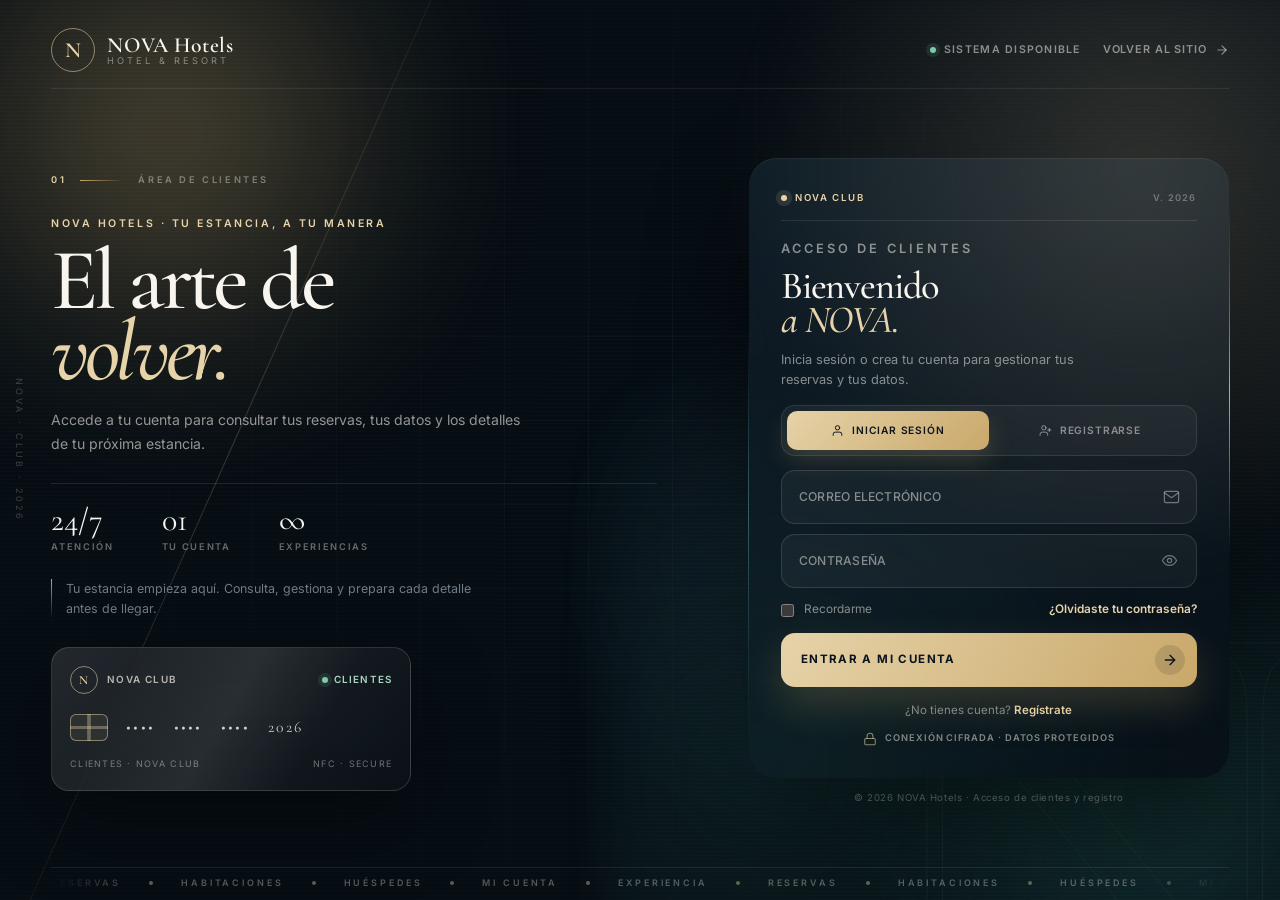
<file: src/main/resources/static/admin/habitaciones.html>
﻿<!DOCTYPE html>
<html lang="es">
<head>
  <meta charset="UTF-8">
  <meta name="viewport" content="width=device-width, initial-scale=1.0">
  <meta name="description" content="Gestión de habitaciones de NOVA Hotels.">
  <title>Habitaciones | NOVA Hotels</title>
  <link rel="stylesheet" href="../css/styles.css">
  <link rel="stylesheet" href="../css/admin.css?v=20261107a">
</head>
<body>

  <div class="admin">
    <aside class="sidebar">
      <a class="brand sidebar__brand" href="../index.html">
        <span class="brand__mark">N</span>
        <span class="brand__text">
          <span class="brand__name">NOVA Hotels</span>
          <span class="brand__tag">Hotel &amp; Resort</span>
        </span>
      </a>

      <span class="sidebar__label">General</span>
      <nav class="sidebar__nav">
        <a href="dashboard.html">
          <svg width="18" height="18" viewBox="0 0 24 24" fill="none" stroke="currentColor" stroke-width="1.6" stroke-linecap="round" stroke-linejoin="round"><rect x="3" y="3" width="7" height="9" rx="1"/><rect x="14" y="3" width="7" height="5" rx="1"/><rect x="14" y="12" width="7" height="9" rx="1"/><rect x="3" y="16" width="7" height="5" rx="1"/></svg>
          Dashboard
        </a>
        <a href="reservas.html">
          <svg width="18" height="18" viewBox="0 0 24 24" fill="none" stroke="currentColor" stroke-width="1.6" stroke-linecap="round" stroke-linejoin="round"><rect x="3" y="4" width="18" height="18" rx="2"/><path d="M16 2v4"/><path d="M8 2v4"/><path d="M3 10h18"/></svg>
          Reservas
        </a>
        <a href="habitaciones.html" class="is-active">
          <svg width="18" height="18" viewBox="0 0 24 24" fill="none" stroke="currentColor" stroke-width="1.6" stroke-linecap="round" stroke-linejoin="round"><path d="M2 20v-8a2 2 0 0 1 2-2h16a2 2 0 0 1 2 2v8"/><path d="M2 16h20"/><path d="M6 10V6a2 2 0 0 1 2-2h8a2 2 0 0 1 2 2v4"/></svg>
          Habitaciones
        </a>
        <a href="huespedes.html">
          <svg width="18" height="18" viewBox="0 0 24 24" fill="none" stroke="currentColor" stroke-width="1.6" stroke-linecap="round" stroke-linejoin="round"><path d="M17 21v-2a4 4 0 0 0-4-4H5a4 4 0 0 0-4 4v2"/><circle cx="9" cy="7" r="4"/><path d="M23 21v-2a4 4 0 0 0-3-3.87"/><path d="M16 3.13a4 4 0 0 1 0 7.75"/></svg>
          Huéspedes
        </a>
      </nav>

      <span class="sidebar__label">Sistema</span>
      <nav class="sidebar__nav">
        <a href="../index.html">
          <svg width="18" height="18" viewBox="0 0 24 24" fill="none" stroke="currentColor" stroke-width="1.6" stroke-linecap="round" stroke-linejoin="round"><circle cx="12" cy="12" r="10"/><path d="M2 12h20"/><path d="M12 2a15.3 15.3 0 0 1 4 10 15.3 15.3 0 0 1-4 10 15.3 15.3 0 0 1-4-10 15.3 15.3 0 0 1 4-10z"/></svg>
          Ver sitio web
        </a>
        <a href="../login.html">
          <svg width="18" height="18" viewBox="0 0 24 24" fill="none" stroke="currentColor" stroke-width="1.6" stroke-linecap="round" stroke-linejoin="round"><path d="M9 21H5a2 2 0 0 1-2-2V5a2 2 0 0 1 2-2h4"/><path d="M16 17l5-5-5-5"/><path d="M21 12H9"/></svg>
          Cerrar sesión
        </a>
      </nav>

      <div class="sidebar__footer">
        <div class="sidebar__help">
          <strong>¿Necesitas ayuda?</strong>
          <p>Consulta la guía de operaciones o contacta con soporte.</p>
          <a href="#">Abrir centro de ayuda</a>
        </div>
        <div class="sidebar__user">
          <span class="sidebar__avatar">AD</span>
          <div>
            <strong>Administrador</strong>
            <span>Recepción</span>
          </div>
        </div>
      </div>
    </aside>

    <div class="admin__main">
      <header class="topbar">
        <div class="topbar__title">
          <h1>Habitaciones</h1>
          <p>Estado, disponibilidad y tarifas de las habitaciones</p>
        </div>
        <div class="topbar__actions">
          <label class="topbar__search">
            <svg width="16" height="16" viewBox="0 0 24 24" fill="none" stroke="currentColor" stroke-width="1.8" stroke-linecap="round" stroke-linejoin="round"><circle cx="11" cy="11" r="7"/><path d="M21 21l-4.35-4.35"/></svg>
            <input type="search" id="admin-top-search" placeholder="Buscar habitación...">
          </label>
          <button class="icon-btn" aria-label="Notificaciones">
            <svg width="18" height="18" viewBox="0 0 24 24" fill="none" stroke="currentColor" stroke-width="1.6" stroke-linecap="round" stroke-linejoin="round"><path d="M18 8A6 6 0 0 0 6 8c0 7-3 9-3 9h18s-3-2-3-9"/><path d="M13.73 21a2 2 0 0 1-3.46 0"/></svg>
          </button>
          <button class="btn-admin btn-admin--gold" type="button" id="habitaciones-nueva">
            <svg width="15" height="15" viewBox="0 0 24 24" fill="none" stroke="currentColor" stroke-width="2" stroke-linecap="round" stroke-linejoin="round"><path d="M12 5v14"/><path d="M5 12h14"/></svg>
            Nueva habitación
          </button>
        </div>
      </header>

      <main class="admin__content">
        <div class="admin-grid admin-grid--spaced">
          <article class="stat-card">
            <div class="stat-card__top">
              <span class="stat-card__label">Total</span>
              <span class="stat-card__icon">
                <svg width="19" height="19" viewBox="0 0 24 24" fill="none" stroke="currentColor" stroke-width="1.7" stroke-linecap="round" stroke-linejoin="round"><path d="M2 20v-8a2 2 0 0 1 2-2h16a2 2 0 0 1 2 2v8"/><path d="M2 16h20"/><path d="M6 10V6a2 2 0 0 1 2-2h8a2 2 0 0 1 2 2v4"/></svg>
              </span>
            </div>
            <div class="stat-card__value" id="habitaciones-total">0</div>
            <div class="stat-card__foot"><span>Habitaciones registradas</span></div>
          </article>

          <article class="stat-card">
            <div class="stat-card__top">
              <span class="stat-card__label">Disponibles</span>
              <span class="stat-card__icon stat-card__icon--green">
                <svg width="19" height="19" viewBox="0 0 24 24" fill="none" stroke="currentColor" stroke-width="1.7" stroke-linecap="round" stroke-linejoin="round"><path d="M20 6L9 17l-5-5"/></svg>
              </span>
            </div>
            <div class="stat-card__value" id="habitaciones-disponibles">0</div>
            <div class="stat-card__foot"><span>Listas para reservar</span></div>
          </article>

          <article class="stat-card">
            <div class="stat-card__top">
              <span class="stat-card__label">Ocupadas</span>
              <span class="stat-card__icon stat-card__icon--blue">
                <svg width="19" height="19" viewBox="0 0 24 24" fill="none" stroke="currentColor" stroke-width="1.7" stroke-linecap="round" stroke-linejoin="round"><path d="M17 21v-2a4 4 0 0 0-4-4H5a4 4 0 0 0-4 4v2"/><circle cx="9" cy="7" r="4"/><path d="M23 21v-2a4 4 0 0 0-3-3.87"/><path d="M16 3.13a4 4 0 0 1 0 7.75"/></svg>
              </span>
            </div>
            <div class="stat-card__value" id="habitaciones-ocupadas">0</div>
            <div class="stat-card__foot"><span>Con huéspedes alojados</span></div>
          </article>

          <article class="stat-card">
            <div class="stat-card__top">
              <span class="stat-card__label">Fuera de servicio</span>
              <span class="stat-card__icon stat-card__icon--red">
                <svg width="19" height="19" viewBox="0 0 24 24" fill="none" stroke="currentColor" stroke-width="1.7" stroke-linecap="round" stroke-linejoin="round"><path d="M14.7 6.3a1 1 0 0 0 0 1.4l1.6 1.6a1 1 0 0 0 1.4 0l3.77-3.77a6 6 0 0 1-7.94 7.94l-6.91 6.91a2.12 2.12 0 0 1-3-3l6.91-6.91a6 6 0 0 1 7.94-7.94l-3.76 3.76z"/></svg>
              </span>
            </div>
            <div class="stat-card__value" id="habitaciones-fuera">0</div>
            <div class="stat-card__foot"><span>Limpieza o mantenimiento</span></div>
          </article>
        </div>

        <nav class="admin-tabs">
          <a href="#" class="is-active" data-estado="Todas">Todas <span class="tab-count" data-count>0</span></a>
          <a href="#" data-estado="Disponibles">Disponibles <span class="tab-count" data-count>0</span></a>
          <a href="#" data-estado="Ocupadas">Ocupadas <span class="tab-count" data-count>0</span></a>
          <a href="#" data-estado="Limpieza">Limpieza <span class="tab-count" data-count>0</span></a>
          <a href="#" data-estado="Mantenimiento">Mantenimiento <span class="tab-count" data-count>0</span></a>
        </nav>

        <div class="toolbar">
          <div class="toolbar__group">
            <select class="select" id="habitaciones-tipo" aria-label="Filtrar por tipo">
              <option value="Todos">Todos los tipos</option>
              <option value="clasica">Clásica</option>
              <option value="deluxe">Deluxe</option>
              <option value="nova">Suite Nova</option>
            </select>
            <select class="select" id="habitaciones-planta" aria-label="Filtrar por planta">
              <option value="Todas">Todas las plantas</option>
              <option value="1">Planta 1</option>
              <option value="2">Planta 2</option>
              <option value="3">Planta 3</option>
              <option value="4">Planta 4</option>
            </select>
            <label class="toolbar__search">
              <svg width="16" height="16" viewBox="0 0 24 24" fill="none" stroke="currentColor" stroke-width="1.8" stroke-linecap="round" stroke-linejoin="round"><circle cx="11" cy="11" r="7"/><path d="M21 21l-4.35-4.35"/></svg>
              <input type="search" id="habitaciones-search" placeholder="Buscar habitación...">
            </label>
          </div>
          <div class="toolbar__group">
            <button class="btn-admin btn-admin--ghost" id="habitaciones-export">
              <svg width="15" height="15" viewBox="0 0 24 24" fill="none" stroke="currentColor" stroke-width="1.8" stroke-linecap="round" stroke-linejoin="round"><path d="M21 15v4a2 2 0 0 1-2 2H5a2 2 0 0 1-2-2v-4"/><path d="M7 10l5 5 5-5"/><path d="M12 15V3"/></svg>
              Exportar
            </button>
          </div>
        </div>

        <article class="card">
          <div class="card__head">
            <div>
              <h2>Listado de habitaciones</h2>
              <p id="habitaciones-count">Cargando habitaciones...</p>
            </div>
          </div>
          <div class="card__body">
            <div class="room-grid-admin" id="habitaciones-grid" hidden></div>
            <div class="empty-state" id="habitaciones-empty">
              <svg width="38" height="38" viewBox="0 0 24 24" fill="none" stroke="currentColor" stroke-width="1.3" stroke-linecap="round" stroke-linejoin="round"><path d="M2 20v-8a2 2 0 0 1 2-2h16a2 2 0 0 1 2 2v8"/><path d="M2 16h20"/><path d="M6 10V6a2 2 0 0 1 2-2h8a2 2 0 0 1 2 2v4"/></svg>
              <strong>No hay habitaciones registradas</strong>
              <p>Añade la primera habitación para empezar a gestionar el hotel.</p>
              <a class="btn-admin btn-admin--gold" href="#">Nueva habitación</a>
            </div>
          </div>
        </article>
      </main>
    </div>
  </div>

  <div class="admin-modal" id="habitacion-modal" hidden>
    <div class="admin-modal__backdrop" data-close-modal></div>
    <div class="admin-modal__panel" role="dialog" aria-modal="true" aria-labelledby="habitacion-modal-title">
      <header class="admin-modal__head">
        <div>
          <h2 id="habitacion-modal-title">Nueva habitación</h2>
          <p>Registra una nueva unidad en el inventario del hotel</p>
        </div>
        <button class="icon-btn" type="button" data-close-modal aria-label="Cerrar formulario">
          <svg width="18" height="18" viewBox="0 0 24 24" fill="none" stroke="currentColor" stroke-width="1.8" stroke-linecap="round" stroke-linejoin="round"><path d="M18 6 6 18"/><path d="m6 6 12 12"/></svg>
        </button>
      </header>
      <form id="habitacion-form" novalidate>
        <div class="admin-modal__body">
          <div class="admin-form">
            <div class="admin-form__field">
              <label for="habitacion-numero">Número</label>
              <input class="select" id="habitacion-numero" type="text" placeholder="Ej. 401" required>
            </div>
            <div class="admin-form__field">
              <label for="habitacion-tipo">Tipo</label>
              <select class="select" id="habitacion-tipo">
                <option value="clasica">Clásica</option>
                <option value="deluxe">Deluxe</option>
                <option value="nova">Suite Nova</option>
              </select>
            </div>
            <div class="admin-form__field">
              <label for="habitacion-planta">Planta</label>
              <input class="select" id="habitacion-planta" type="number" min="1" value="1">
            </div>
            <div class="admin-form__field">
              <label for="habitacion-capacidad">Capacidad</label>
              <input class="select" id="habitacion-capacidad" type="number" min="1" value="2">
            </div>
            <div class="admin-form__field">
              <label for="habitacion-precio">Precio por noche (€)</label>
              <input class="select" id="habitacion-precio" type="number" min="1" step="0.01" placeholder="Se calcula según el tipo">
            </div>
            <div class="admin-form__field">
              <label for="habitacion-estado">Estado</label>
              <select class="select" id="habitacion-estado">
                <option value="Disponible">Disponible</option>
                <option value="Limpieza">Limpieza</option>
                <option value="Mantenimiento">Mantenimiento</option>
              </select>
            </div>
          </div>
          <p class="admin-form__error" id="habitacion-form-error" hidden></p>
        </div>
        <footer class="admin-modal__foot">
          <button class="btn-admin btn-admin--ghost" type="button" data-close-modal>Cancelar</button>
          <button class="btn-admin btn-admin--gold" type="submit" id="habitacion-submit">Crear habitación</button>
        </footer>
      </form>
    </div>
  </div>

  <script src="../js/admin-common.js?v=20261107a"></script>
  <script src="../js/admin-habitaciones.js?v=20261107a"></script>

</body>
</html>
</file>
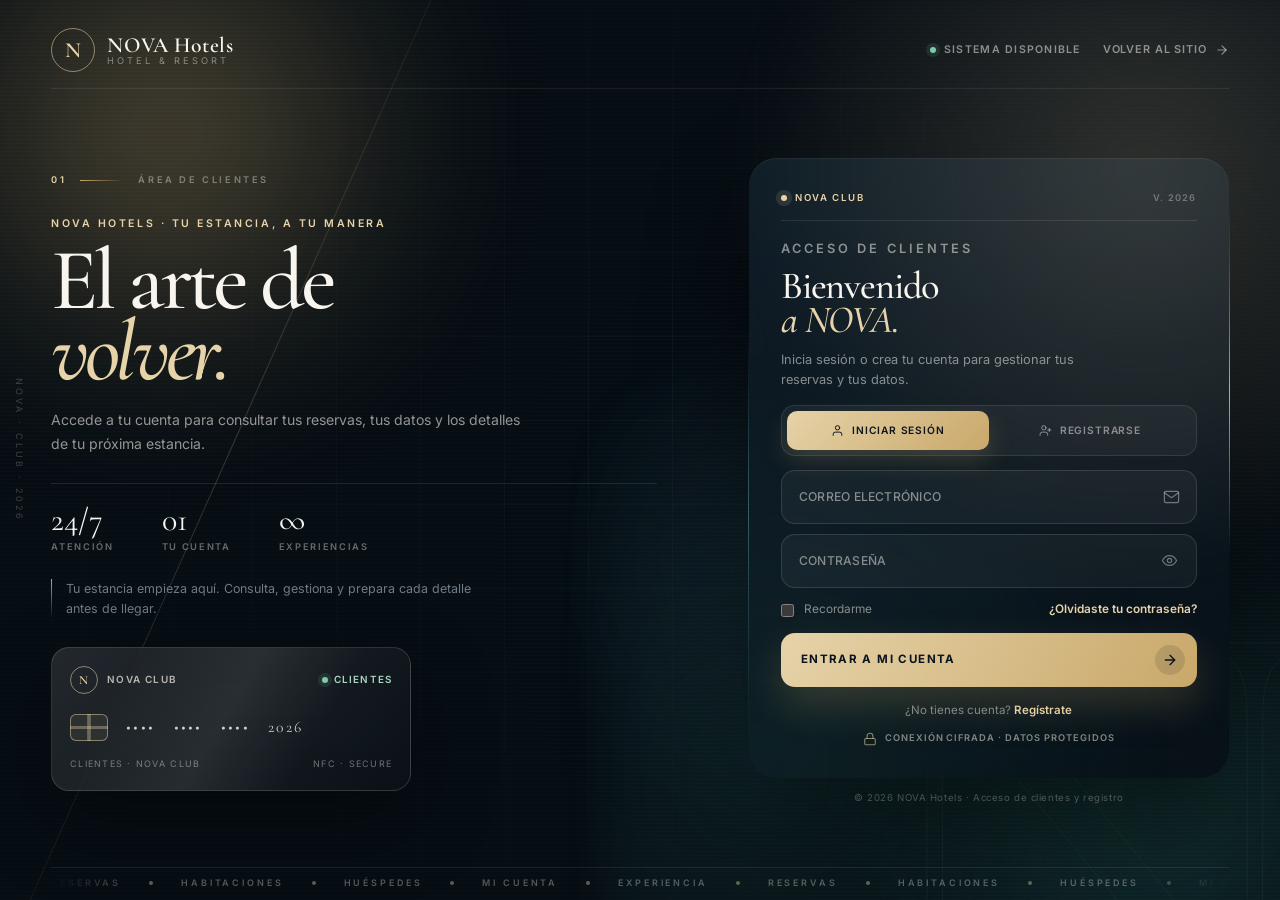
<file: src/main/resources/static/admin/huespedes.html>
﻿<!DOCTYPE html>
<html lang="es">
<head>
  <meta charset="UTF-8">
  <meta name="viewport" content="width=device-width, initial-scale=1.0">
  <meta name="description" content="Gestión de huéspedes de NOVA Hotels.">
  <title>Huéspedes | NOVA Hotels</title>
  <link rel="stylesheet" href="../css/styles.css">
  <link rel="stylesheet" href="../css/admin.css?v=20261108a">
</head>
<body>

  <div class="admin">
    <aside class="sidebar">
      <a class="brand sidebar__brand" href="../index.html">
        <span class="brand__mark">N</span>
        <span class="brand__text">
          <span class="brand__name">NOVA Hotels</span>
          <span class="brand__tag">Hotel &amp; Resort</span>
        </span>
      </a>

      <span class="sidebar__label">General</span>
      <nav class="sidebar__nav">
        <a href="dashboard.html">
          <svg width="18" height="18" viewBox="0 0 24 24" fill="none" stroke="currentColor" stroke-width="1.6" stroke-linecap="round" stroke-linejoin="round"><rect x="3" y="3" width="7" height="9" rx="1"/><rect x="14" y="3" width="7" height="5" rx="1"/><rect x="14" y="12" width="7" height="9" rx="1"/><rect x="3" y="16" width="7" height="5" rx="1"/></svg>
          Dashboard
        </a>
        <a href="reservas.html">
          <svg width="18" height="18" viewBox="0 0 24 24" fill="none" stroke="currentColor" stroke-width="1.6" stroke-linecap="round" stroke-linejoin="round"><rect x="3" y="4" width="18" height="18" rx="2"/><path d="M16 2v4"/><path d="M8 2v4"/><path d="M3 10h18"/></svg>
          Reservas
        </a>
        <a href="habitaciones.html">
          <svg width="18" height="18" viewBox="0 0 24 24" fill="none" stroke="currentColor" stroke-width="1.6" stroke-linecap="round" stroke-linejoin="round"><path d="M2 20v-8a2 2 0 0 1 2-2h16a2 2 0 0 1 2 2v8"/><path d="M2 16h20"/><path d="M6 10V6a2 2 0 0 1 2-2h8a2 2 0 0 1 2 2v4"/></svg>
          Habitaciones
        </a>
        <a href="huespedes.html" class="is-active">
          <svg width="18" height="18" viewBox="0 0 24 24" fill="none" stroke="currentColor" stroke-width="1.6" stroke-linecap="round" stroke-linejoin="round"><path d="M17 21v-2a4 4 0 0 0-4-4H5a4 4 0 0 0-4 4v2"/><circle cx="9" cy="7" r="4"/><path d="M23 21v-2a4 4 0 0 0-3-3.87"/><path d="M16 3.13a4 4 0 0 1 0 7.75"/></svg>
          Huéspedes
        </a>
      </nav>

      <span class="sidebar__label">Sistema</span>
      <nav class="sidebar__nav">
        <a href="../index.html">
          <svg width="18" height="18" viewBox="0 0 24 24" fill="none" stroke="currentColor" stroke-width="1.6" stroke-linecap="round" stroke-linejoin="round"><circle cx="12" cy="12" r="10"/><path d="M2 12h20"/><path d="M12 2a15.3 15.3 0 0 1 4 10 15.3 15.3 0 0 1-4 10 15.3 15.3 0 0 1-4-10 15.3 15.3 0 0 1 4-10z"/></svg>
          Ver sitio web
        </a>
        <a href="../login.html">
          <svg width="18" height="18" viewBox="0 0 24 24" fill="none" stroke="currentColor" stroke-width="1.6" stroke-linecap="round" stroke-linejoin="round"><path d="M9 21H5a2 2 0 0 1-2-2V5a2 2 0 0 1 2-2h4"/><path d="M16 17l5-5-5-5"/><path d="M21 12H9"/></svg>
          Cerrar sesión
        </a>
      </nav>

      <div class="sidebar__footer">
        <div class="sidebar__help">
          <strong>¿Necesitas ayuda?</strong>
          <p>Consulta la guía de operaciones o contacta con soporte.</p>
          <a href="#">Abrir centro de ayuda</a>
        </div>
        <div class="sidebar__user">
          <span class="sidebar__avatar">AD</span>
          <div>
            <strong>Administrador</strong>
            <span>Recepción</span>
          </div>
        </div>
      </div>
    </aside>

    <div class="admin__main">
      <header class="topbar">
        <div class="topbar__title">
          <h1>Huéspedes</h1>
          <p>Directorio de huéspedes, estancias y fidelidad</p>
        </div>
        <div class="topbar__actions">
          <label class="topbar__search">
            <svg width="16" height="16" viewBox="0 0 24 24" fill="none" stroke="currentColor" stroke-width="1.8" stroke-linecap="round" stroke-linejoin="round"><circle cx="11" cy="11" r="7"/><path d="M21 21l-4.35-4.35"/></svg>
            <input type="search" id="admin-top-search" placeholder="Buscar huésped...">
          </label>
          <button class="icon-btn" aria-label="Notificaciones">
            <svg width="18" height="18" viewBox="0 0 24 24" fill="none" stroke="currentColor" stroke-width="1.6" stroke-linecap="round" stroke-linejoin="round"><path d="M18 8A6 6 0 0 0 6 8c0 7-3 9-3 9h18s-3-2-3-9"/><path d="M13.73 21a2 2 0 0 1-3.46 0"/></svg>
          </button>
          <a class="btn-admin btn-admin--gold" href="../login.html#registro">
            <svg width="15" height="15" viewBox="0 0 24 24" fill="none" stroke="currentColor" stroke-width="2" stroke-linecap="round" stroke-linejoin="round"><path d="M12 5v14"/><path d="M5 12h14"/></svg>
            Nuevo huésped
          </a>
        </div>
      </header>

      <main class="admin__content">
        <div class="admin-grid admin-grid--spaced">
          <article class="stat-card">
            <div class="stat-card__top">
              <span class="stat-card__label">Total</span>
              <span class="stat-card__icon">
                <svg width="19" height="19" viewBox="0 0 24 24" fill="none" stroke="currentColor" stroke-width="1.7" stroke-linecap="round" stroke-linejoin="round"><path d="M17 21v-2a4 4 0 0 0-4-4H5a4 4 0 0 0-4 4v2"/><circle cx="9" cy="7" r="4"/><path d="M23 21v-2a4 4 0 0 0-3-3.87"/><path d="M16 3.13a4 4 0 0 1 0 7.75"/></svg>
              </span>
            </div>
            <div class="stat-card__value" id="huespedes-total">0</div>
            <div class="stat-card__foot"><span>Huéspedes registrados</span></div>
          </article>

          <article class="stat-card">
            <div class="stat-card__top">
              <span class="stat-card__label">En estancia</span>
              <span class="stat-card__icon stat-card__icon--green">
                <svg width="19" height="19" viewBox="0 0 24 24" fill="none" stroke="currentColor" stroke-width="1.7" stroke-linecap="round" stroke-linejoin="round"><path d="M20 6L9 17l-5-5"/></svg>
              </span>
            </div>
            <div class="stat-card__value" id="huespedes-activos">0</div>
            <div class="stat-card__foot"><span>Con reservas activas</span></div>
          </article>

          <article class="stat-card">
            <div class="stat-card__top">
              <span class="stat-card__label">Frecuentes</span>
              <span class="stat-card__icon stat-card__icon--blue">
                <svg width="19" height="19" viewBox="0 0 24 24" fill="none" stroke="currentColor" stroke-width="1.7" stroke-linecap="round" stroke-linejoin="round"><path d="M12 2l3.09 6.26L22 9.27l-5 4.87 1.18 6.88L12 17.77l-6.18 3.25L7 14.14 2 9.27l6.91-1.01L12 2z"/></svg>
              </span>
            </div>
            <div class="stat-card__value" id="huespedes-frecuentes">0</div>
            <div class="stat-card__foot"><span>Dos o más reservas</span></div>
          </article>

          <article class="stat-card">
            <div class="stat-card__top">
              <span class="stat-card__label">Ingresos</span>
              <span class="stat-card__icon stat-card__icon--red">
                <svg width="19" height="19" viewBox="0 0 24 24" fill="none" stroke="currentColor" stroke-width="1.7" stroke-linecap="round" stroke-linejoin="round"><path d="M12 1v22"/><path d="M17 5H9.5a3.5 3.5 0 0 0 0 7h5a3.5 3.5 0 0 1 0 7H6"/></svg>
              </span>
            </div>
            <div class="stat-card__value" id="huespedes-gastado">0 €</div>
            <div class="stat-card__foot"><span>Facturación acumulada</span></div>
          </article>
        </div>

        <nav class="admin-tabs">
          <a href="#" class="is-active" data-filtro="Todos">Todos <span class="tab-count" data-count>0</span></a>
          <a href="#" data-filtro="En estancia">En estancia <span class="tab-count" data-count>0</span></a>
          <a href="#" data-filtro="Frecuentes">Frecuentes <span class="tab-count" data-count>0</span></a>
          <a href="#" data-filtro="Administradores">Administradores <span class="tab-count" data-count>0</span></a>
        </nav>

        <div class="toolbar">
          <div class="toolbar__group">
            <label class="toolbar__search">
              <svg width="16" height="16" viewBox="0 0 24 24" fill="none" stroke="currentColor" stroke-width="1.8" stroke-linecap="round" stroke-linejoin="round"><circle cx="11" cy="11" r="7"/><path d="M21 21l-4.35-4.35"/></svg>
              <input type="search" id="huespedes-search" placeholder="Buscar por nombre, email o teléfono...">
            </label>
            <select class="select" id="huespedes-rol" aria-label="Filtrar por rol">
              <option>Todos</option>
              <option>Usuario</option>
              <option>Administrador</option>
            </select>
            <select class="select" id="huespedes-orden" aria-label="Ordenar huéspedes">
              <option value="reciente">Más recientes</option>
              <option value="nombre">Nombre (A-Z)</option>
              <option value="gasto">Mayor gasto</option>
              <option value="reservas">Más reservas</option>
            </select>
          </div>
          <div class="toolbar__group">
            <button class="btn-admin btn-admin--ghost" id="huespedes-export">
              <svg width="15" height="15" viewBox="0 0 24 24" fill="none" stroke="currentColor" stroke-width="1.8" stroke-linecap="round" stroke-linejoin="round"><path d="M21 15v4a2 2 0 0 1-2 2H5a2 2 0 0 1-2-2v-4"/><path d="M7 10l5 5 5-5"/><path d="M12 15V3"/></svg>
              Exportar
            </button>
          </div>
        </div>

        <article class="card guest-directory">
          <div class="card__head">
            <div>
              <h2>Listado de huéspedes</h2>
              <p id="huespedes-count">Cargando huéspedes...</p>
            </div>
          </div>
          <div class="card__body card__body--flush">
            <div class="table-wrap" id="huespedes-table-wrap" hidden>
              <table class="data guest-table">
                <thead>
                  <tr>
                    <th>Huésped</th>
                    <th>Contacto</th>
                    <th>Reservas</th>
                    <th>Gastado</th>
                    <th>Última reserva</th>
                    <th>Estado</th>
                    <th></th>
                  </tr>
                </thead>
                <tbody id="huespedes-tbody"></tbody>
              </table>
            </div>
            <div class="empty-state" id="huespedes-empty">
              <svg width="38" height="38" viewBox="0 0 24 24" fill="none" stroke="currentColor" stroke-width="1.3" stroke-linecap="round" stroke-linejoin="round"><path d="M17 21v-2a4 4 0 0 0-4-4H5a4 4 0 0 0-4 4v2"/><circle cx="9" cy="7" r="4"/><path d="M23 21v-2a4 4 0 0 0-3-3.87"/><path d="M16 3.13a4 4 0 0 1 0 7.75"/></svg>
              <strong>No hay huéspedes registrados</strong>
              <p>Los huéspedes que se registren aparecerán aquí.</p>
              <a class="btn-admin btn-admin--gold" href="../login.html#registro">Nuevo huésped</a>
            </div>
          </div>
        </article>
      </main>
    </div>
  </div>

  <div class="admin-modal" id="huespede-modal" hidden>
    <div class="admin-modal__backdrop" data-close-modal></div>
    <div class="admin-modal__panel admin-modal__panel--guest" role="dialog" aria-modal="true" aria-labelledby="huespede-modal-title">
      <header class="admin-modal__head">
        <div>
          <h2 id="huespede-modal-title">Huésped</h2>
          <p id="huespede-modal-subtitle"></p>
        </div>
        <button class="icon-btn" type="button" data-close-modal aria-label="Cerrar detalle">
          <svg width="18" height="18" viewBox="0 0 24 24" fill="none" stroke="currentColor" stroke-width="1.8" stroke-linecap="round" stroke-linejoin="round"><path d="M18 6 6 18"/><path d="m6 6 12 12"/></svg>
        </button>
      </header>
      <div class="admin-modal__body" id="huespede-modal-body"></div>
      <footer class="admin-modal__foot">
        <button class="btn-admin btn-admin--ghost" type="button" data-close-modal>Cerrar</button>
      </footer>
    </div>
  </div>

  <script src="../js/admin-common.js?v=20261108a"></script>
  <script src="../js/admin-huespedes.js?v=20261108a"></script>

</body>
</html>
</file>
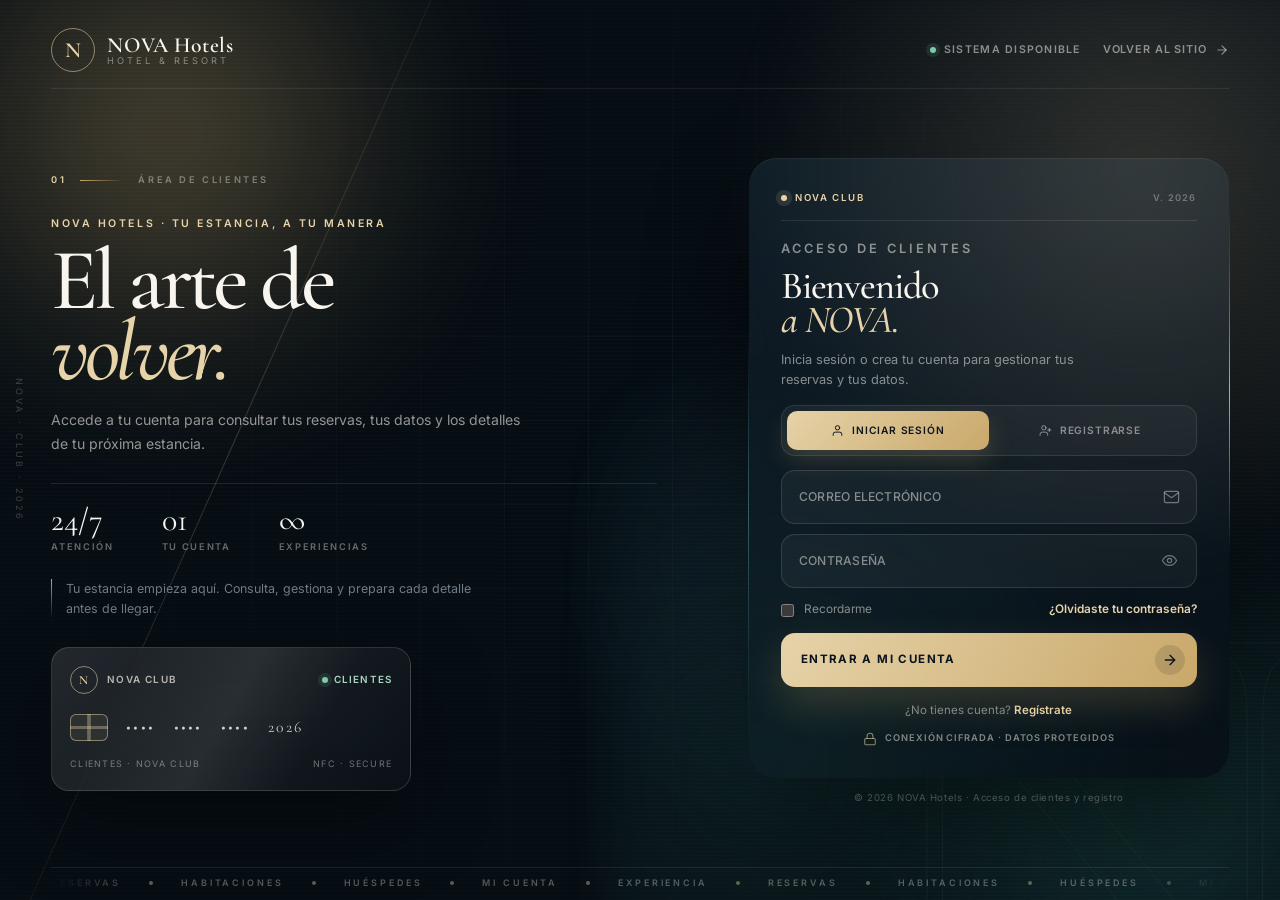
<file: src/main/resources/static/admin/reservas.html>
﻿<!DOCTYPE html>
<html lang="es">
<head>
  <meta charset="UTF-8">
  <meta name="viewport" content="width=device-width, initial-scale=1.0">
  <meta name="description" content="Gestión de reservas de NOVA Hotels.">
  <title>Reservas | NOVA Hotels</title>
  <link rel="stylesheet" href="../css/styles.css">
  <link rel="stylesheet" href="../css/admin.css?v=20261107a">
</head>
<body>

  <div class="admin">
    <aside class="sidebar">
      <a class="brand sidebar__brand" href="../index.html">
        <span class="brand__mark">N</span>
        <span class="brand__text">
          <span class="brand__name">NOVA Hotels</span>
          <span class="brand__tag">Hotel &amp; Resort</span>
        </span>
      </a>

      <span class="sidebar__label">General</span>
      <nav class="sidebar__nav">
        <a href="dashboard.html">
          <svg width="18" height="18" viewBox="0 0 24 24" fill="none" stroke="currentColor" stroke-width="1.6" stroke-linecap="round" stroke-linejoin="round"><rect x="3" y="3" width="7" height="9" rx="1"/><rect x="14" y="3" width="7" height="5" rx="1"/><rect x="14" y="12" width="7" height="9" rx="1"/><rect x="3" y="16" width="7" height="5" rx="1"/></svg>
          Dashboard
        </a>
        <a href="reservas.html" class="is-active">
          <svg width="18" height="18" viewBox="0 0 24 24" fill="none" stroke="currentColor" stroke-width="1.6" stroke-linecap="round" stroke-linejoin="round"><rect x="3" y="4" width="18" height="18" rx="2"/><path d="M16 2v4"/><path d="M8 2v4"/><path d="M3 10h18"/></svg>
          Reservas
        </a>
        <a href="habitaciones.html">
          <svg width="18" height="18" viewBox="0 0 24 24" fill="none" stroke="currentColor" stroke-width="1.6" stroke-linecap="round" stroke-linejoin="round"><path d="M2 20v-8a2 2 0 0 1 2-2h16a2 2 0 0 1 2 2v8"/><path d="M2 16h20"/><path d="M6 10V6a2 2 0 0 1 2-2h8a2 2 0 0 1 2 2v4"/></svg>
          Habitaciones
        </a>
        <a href="huespedes.html">
          <svg width="18" height="18" viewBox="0 0 24 24" fill="none" stroke="currentColor" stroke-width="1.6" stroke-linecap="round" stroke-linejoin="round"><path d="M17 21v-2a4 4 0 0 0-4-4H5a4 4 0 0 0-4 4v2"/><circle cx="9" cy="7" r="4"/><path d="M23 21v-2a4 4 0 0 0-3-3.87"/><path d="M16 3.13a4 4 0 0 1 0 7.75"/></svg>
          Huéspedes
        </a>
      </nav>

      <span class="sidebar__label">Sistema</span>
      <nav class="sidebar__nav">
        <a href="../index.html">
          <svg width="18" height="18" viewBox="0 0 24 24" fill="none" stroke="currentColor" stroke-width="1.6" stroke-linecap="round" stroke-linejoin="round"><circle cx="12" cy="12" r="10"/><path d="M2 12h20"/><path d="M12 2a15.3 15.3 0 0 1 4 10 15.3 15.3 0 0 1-4 10 15.3 15.3 0 0 1-4-10 15.3 15.3 0 0 1 4-10z"/></svg>
          Ver sitio web
        </a>
        <a href="../login.html">
          <svg width="18" height="18" viewBox="0 0 24 24" fill="none" stroke="currentColor" stroke-width="1.6" stroke-linecap="round" stroke-linejoin="round"><path d="M9 21H5a2 2 0 0 1-2-2V5a2 2 0 0 1 2-2h4"/><path d="M16 17l5-5-5-5"/><path d="M21 12H9"/></svg>
          Cerrar sesión
        </a>
      </nav>

      <div class="sidebar__footer">
        <div class="sidebar__help">
          <strong>¿Necesitas ayuda?</strong>
          <p>Consulta la guía de operaciones o contacta con soporte.</p>
          <a href="#">Abrir centro de ayuda</a>
        </div>
        <div class="sidebar__user">
          <span class="sidebar__avatar">AD</span>
          <div>
            <strong>Administrador</strong>
            <span>Recepción</span>
          </div>
        </div>
      </div>
    </aside>

    <div class="admin__main">
      <header class="topbar">
        <div class="topbar__title">
          <h1>Reservas</h1>
          <p>Gestiona las estancias y su estado en tiempo real</p>
        </div>
        <div class="topbar__actions">
          <label class="topbar__search">
            <svg width="16" height="16" viewBox="0 0 24 24" fill="none" stroke="currentColor" stroke-width="1.8" stroke-linecap="round" stroke-linejoin="round"><circle cx="11" cy="11" r="7"/><path d="M21 21l-4.35-4.35"/></svg>
            <input type="search" id="admin-top-search" placeholder="Buscar reserva, huésped...">
          </label>
          <button class="icon-btn" aria-label="Notificaciones">
            <svg width="18" height="18" viewBox="0 0 24 24" fill="none" stroke="currentColor" stroke-width="1.6" stroke-linecap="round" stroke-linejoin="round"><path d="M18 8A6 6 0 0 0 6 8c0 7-3 9-3 9h18s-3-2-3-9"/><path d="M13.73 21a2 2 0 0 1-3.46 0"/></svg>
          </button>
          <a class="btn-admin btn-admin--gold" href="../reservar.html">
            <svg width="15" height="15" viewBox="0 0 24 24" fill="none" stroke="currentColor" stroke-width="2" stroke-linecap="round" stroke-linejoin="round"><path d="M12 5v14"/><path d="M5 12h14"/></svg>
            Nueva reserva
          </a>
        </div>
      </header>

      <main class="admin__content">
        <nav class="admin-tabs">
          <a href="#" class="is-active" data-estado="Todas">Todas <span class="tab-count" data-count="Todas">0</span></a>
          <a href="#" data-estado="Confirmada">Confirmadas <span class="tab-count" data-count="Confirmada">0</span></a>
          <a href="#" data-estado="Pendiente">Pendientes <span class="tab-count" data-count="Pendiente">0</span></a>
          <a href="#" data-estado="Check-in">Check-in <span class="tab-count" data-count="Check-in">0</span></a>
          <a href="#" data-estado="Cancelada">Canceladas <span class="tab-count" data-count="Cancelada">0</span></a>
        </nav>

        <div class="toolbar">
          <div class="toolbar__group">
            <label class="toolbar__search">
              <svg width="16" height="16" viewBox="0 0 24 24" fill="none" stroke="currentColor" stroke-width="1.8" stroke-linecap="round" stroke-linejoin="round"><circle cx="11" cy="11" r="7"/><path d="M21 21l-4.35-4.35"/></svg>
              <input type="search" id="reservas-search" placeholder="Buscar por huésped, correo o código...">
            </label>
            <select class="select" id="reservas-room" aria-label="Filtrar por habitación">
              <option value="Todas">Todas las habitaciones</option>
              <option value="clasica">Clásica</option>
              <option value="deluxe">Deluxe</option>
              <option value="nova">Suite Nova</option>
            </select>
            <select class="select" aria-label="Filtrar por fecha">
              <option>Todas las fechas</option>
              <option>Junio 2026</option>
              <option>Julio 2026</option>
              <option>Agosto 2026</option>
              <option>Septiembre 2026</option>
            </select>
          </div>
          <div class="toolbar__group">
            <button class="btn-admin btn-admin--ghost" id="reservas-export" type="button">
              <svg width="15" height="15" viewBox="0 0 24 24" fill="none" stroke="currentColor" stroke-width="1.8" stroke-linecap="round" stroke-linejoin="round"><path d="M21 15v4a2 2 0 0 1-2 2H5a2 2 0 0 1-2-2v-4"/><path d="M7 10l5 5 5-5"/><path d="M12 15V3"/></svg>
              Exportar CSV
            </button>
          </div>
        </div>

        <article class="card">
          <div class="card__head">
            <div>
              <h2>Listado de reservas</h2>
              <p id="reservas-count">Cargando reservas...</p>
            </div>
          </div>
          <div class="card__body card__body--flush">
            <div class="table-wrap" id="reservas-table-wrap" hidden>
              <table class="data">
                <thead>
                  <tr>
                    <th>Reserva</th>
                    <th>Huésped</th>
                    <th>Estancia</th>
                    <th>Habitación</th>
                    <th>Huéspedes</th>
                    <th>Extras</th>
                    <th>Pago</th>
                    <th>Total</th>
                    <th>Estado</th>
                    <th></th>
                  </tr>
                </thead>
                <tbody id="reservas-tbody"></tbody>
              </table>
            </div>
            <div class="empty-state" id="reservas-empty">
              <svg width="38" height="38" viewBox="0 0 24 24" fill="none" stroke="currentColor" stroke-width="1.3" stroke-linecap="round" stroke-linejoin="round"><rect x="3" y="4" width="18" height="18" rx="2"/><path d="M16 2v4"/><path d="M8 2v4"/><path d="M3 10h18"/></svg>
              <strong>No hay reservas registradas</strong>
              <p>Las reservas que se creen aparecerán aquí.</p>
              <a class="btn-admin btn-admin--gold" href="../reservar.html">Nueva reserva</a>
            </div>
          </div>
        </article>
      </main>
    </div>
  </div>

  <div class="admin-modal" id="reserva-modal" hidden>
    <div class="admin-modal__backdrop" data-close-modal></div>
    <div class="admin-modal__panel" role="dialog" aria-modal="true" aria-labelledby="reserva-modal-title">
      <header class="admin-modal__head">
        <div>
          <h2 id="reserva-modal-title">Reserva</h2>
          <p id="reserva-modal-subtitle"></p>
        </div>
        <button class="icon-btn" type="button" data-close-modal aria-label="Cerrar detalle">
          <svg width="18" height="18" viewBox="0 0 24 24" fill="none" stroke="currentColor" stroke-width="1.8" stroke-linecap="round" stroke-linejoin="round"><path d="M18 6 6 18"/><path d="m6 6 12 12"/></svg>
        </button>
      </header>
      <div class="admin-modal__body" id="reserva-modal-body"></div>
      <footer class="admin-modal__foot">
        <button class="btn-admin btn-admin--ghost" type="button" data-close-modal>Cerrar</button>
      </footer>
    </div>
  </div>

  <script src="../js/admin-common.js?v=20261107a"></script>
  <script src="../js/admin-reservas.js?v=20261107a"></script>
</body>
</html>
</file>
<file: src/main/resources/static/css/styles.css>
@import url("https://fonts.googleapis.com/css2?family=Cormorant+Garamond:wght@400;500;600;700&family=Inter:wght@300;400;500;600;700&display=swap");

:root {
  --ink: #0f1a24;
  --ink-soft: #1a2a36;
  --ink-muted: #33454f;
  --gold: #c9a86a;
  --gold-light: #e6d3a9;
  --gold-dark: #a8874a;
  --cream: #f8f5ef;
  --cream-dark: #efe9de;
  --white: #ffffff;
  --muted: #6f7b85;
  --line: #e6dfd2;
  --success: #2f7d5b;
  --danger: #b0443c;
  --warning: #b9812f;
  --radius-sm: 10px;
  --radius: 18px;
  --radius-lg: 28px;
  --shadow-sm: 0 8px 24px rgba(15, 26, 36, 0.06);
  --shadow: 0 24px 60px rgba(15, 26, 36, 0.12);
  --serif: "Cormorant Garamond", Georgia, "Times New Roman", serif;
  --sans: "Inter", "Segoe UI", Arial, sans-serif;
}

*,
*::before,
*::after {
  box-sizing: border-box;
  margin: 0;
  padding: 0;
}

html {
  scroll-behavior: smooth;
}

body {
  font-family: var(--sans);
  color: var(--ink);
  background: var(--cream);
  font-size: 16px;
  line-height: 1.6;
  -webkit-font-smoothing: antialiased;
}

img {
  max-width: 100%;
  display: block;
}

a {
  color: inherit;
  text-decoration: none;
}

ul {
  list-style: none;
}

button,
input,
select,
textarea {
  font: inherit;
  color: inherit;
}

button {
  cursor: pointer;
  border: none;
  background: none;
}

.container {
  width: min(1180px, 92%);
  margin-inline: auto;
}

.section {
  padding: 96px 0;
}

.section--tight {
  padding: 64px 0;
}

.section--cream {
  background: var(--cream);
}

.section--white {
  background: var(--white);
}

.section--dark {
  background: var(--ink);
  color: var(--cream);
}

.eyebrow {
  display: inline-flex;
  align-items: center;
  gap: 12px;
  font-size: 0.72rem;
  font-weight: 600;
  letter-spacing: 0.22em;
  text-transform: uppercase;
  color: var(--gold-dark);
}

.eyebrow::before {
  content: "";
  width: 34px;
  height: 1px;
  background: var(--gold);
}

.section--dark .eyebrow {
  color: var(--gold-light);
}

h1,
h2,
h3,
h4 {
  font-family: var(--serif);
  font-weight: 600;
  line-height: 1.12;
  letter-spacing: -0.01em;
}

h1 {
  font-size: clamp(2.8rem, 6vw, 4.6rem);
}

h2 {
  font-size: clamp(2.1rem, 4vw, 3.1rem);
}

h3 {
  font-size: 1.5rem;
}

p {
  color: var(--muted);
}

.section--dark p {
  color: rgba(248, 245, 239, 0.68);
}

.section-head {
  max-width: 640px;
  margin-bottom: 48px;
}

.section-head--center {
  margin-inline: auto;
  text-align: center;
}

.section-head--center .eyebrow::before {
  display: none;
}

.section-foot {
  margin-top: 40px;
  margin-bottom: 0;
  text-align: center;
}

.section-foot--spaced {
  margin-top: 48px;
}

.text-success {
  color: var(--success);
}

.section-head h2 {
  margin-top: 16px;
}

.section-head p {
  margin-top: 16px;
  font-size: 1.02rem;
}

.btn {
  display: inline-flex;
  align-items: center;
  justify-content: center;
  gap: 10px;
  padding: 14px 28px;
  border-radius: 999px;
  font-size: 0.82rem;
  font-weight: 600;
  letter-spacing: 0.08em;
  text-transform: uppercase;
  transition: transform 0.25s ease, background 0.25s ease, color 0.25s ease, border-color 0.25s ease, box-shadow 0.25s ease;
}

.btn:hover {
  transform: translateY(-2px);
}

.btn--gold {
  background: var(--gold);
  color: var(--ink);
  box-shadow: 0 14px 30px rgba(201, 168, 106, 0.28);
}

.btn--gold:hover {
  background: var(--gold-light);
}

.btn--dark {
  background: var(--ink);
  color: var(--cream);
}

.btn--dark:hover {
  background: var(--ink-soft);
}

.btn--outline {
  border: 1px solid rgba(248, 245, 239, 0.35);
  color: var(--cream);
}

.btn--outline:hover {
  border-color: var(--gold);
  color: var(--gold-light);
}

.btn--outline-dark {
  border: 1px solid var(--ink);
  color: var(--ink);
}

.btn--outline-dark:hover {
  background: var(--ink);
  color: var(--cream);
}

.btn--block {
  width: 100%;
}

.btn--sm {
  padding: 10px 20px;
  font-size: 0.72rem;
}

.link-arrow {
  display: inline-flex;
  align-items: center;
  gap: 8px;
  font-size: 0.8rem;
  font-weight: 600;
  letter-spacing: 0.08em;
  text-transform: uppercase;
  color: var(--gold-dark);
}

.link-arrow svg {
  transition: transform 0.25s ease;
}

.link-arrow:hover svg {
  transform: translateX(4px);
}

.link-arrow--mt {
  margin-top: 16px;
}

.site-header {
  position: sticky;
  top: 0;
  z-index: 50;
  background: rgba(15, 26, 36, 0.94);
  backdrop-filter: blur(14px);
  border-bottom: 1px solid rgba(248, 245, 239, 0.08);
}

.site-header__inner {
  display: flex;
  align-items: center;
  justify-content: space-between;
  gap: 32px;
  min-height: 82px;
}

.brand {
  display: flex;
  align-items: center;
  gap: 12px;
  color: var(--cream);
}

.brand__mark {
  display: grid;
  place-items: center;
  width: 44px;
  height: 44px;
  border: 1px solid rgba(201, 168, 106, 0.5);
  border-radius: 50%;
  color: var(--gold);
  font-family: var(--serif);
  font-size: 1.35rem;
  font-weight: 600;
}

.brand__text {
  display: flex;
  flex-direction: column;
  line-height: 1.05;
}

.brand__name {
  font-family: var(--serif);
  font-size: 1.35rem;
  font-weight: 600;
  letter-spacing: 0.02em;
}

.brand__tag {
  font-size: 0.58rem;
  letter-spacing: 0.32em;
  text-transform: uppercase;
  color: var(--gold);
}

.brand__mark--sm {
  width: 40px;
  height: 40px;
  font-size: 1.1rem;
}

.site-nav {
  display: flex;
  align-items: center;
  gap: 32px;
}

.site-nav a {
  font-size: 0.78rem;
  font-weight: 500;
  letter-spacing: 0.12em;
  text-transform: uppercase;
  color: rgba(248, 245, 239, 0.72);
  transition: color 0.2s ease;
}

.site-nav a:hover,
.site-nav a.is-active {
  color: var(--gold-light);
}

.site-header__actions {
  display: flex;
  align-items: center;
  gap: 14px;
}

.site-header__phone {
  display: flex;
  align-items: center;
  gap: 8px;
  font-size: 0.82rem;
  color: rgba(248, 245, 239, 0.72);
}

.site-header__phone svg {
  color: var(--gold);
}

.nav-check {
  position: absolute;
  opacity: 0;
  pointer-events: none;
}

.nav-toggle {
  display: none;
  cursor: pointer;
}

.nav-check:checked ~ .site-nav {
  max-height: 420px;
}

.hero {
  position: relative;
  overflow: hidden;
  background: var(--ink);
  color: var(--cream);
  padding: 92px 0 64px;
}

.hero::before {
  content: "";
  position: absolute;
  inset: 0;
  background:
    radial-gradient(ellipse at 78% 18%, rgba(201, 168, 106, 0.22), transparent 52%),
    radial-gradient(ellipse at 12% 78%, rgba(47, 125, 91, 0.16), transparent 48%),
    linear-gradient(120deg, #0f1a24 0%, #14232f 46%, #1b2f3c 100%);
}

.hero::after {
  content: "";
  position: absolute;
  inset: 0;
  background-image: linear-gradient(rgba(248, 245, 239, 0.035) 1px, transparent 1px), linear-gradient(90deg, rgba(248, 245, 239, 0.035) 1px, transparent 1px);
  background-size: 90px 90px;
  mask-image: radial-gradient(ellipse at 70% 30%, #000 0%, transparent 72%);
  -webkit-mask-image: radial-gradient(ellipse at 70% 30%, #000 0%, transparent 72%);
}

.hero__inner {
  position: relative;
  z-index: 1;
  display: grid;
  grid-template-columns: 1.08fr 0.92fr;
  gap: 64px;
  align-items: center;
  padding-bottom: 96px;
}

.hero__content h1 {
  margin: 20px 0 22px;
}

.hero__content h1 em {
  font-style: italic;
  color: var(--gold-light);
}

.hero__content p {
  max-width: 500px;
  font-size: 1.05rem;
  color: rgba(248, 245, 239, 0.7);
}

.hero__actions {
  display: flex;
  flex-wrap: wrap;
  gap: 16px;
  margin-top: 36px;
}

.hero__stats {
  display: flex;
  flex-wrap: wrap;
  gap: 40px;
  margin-top: 56px;
  padding-top: 32px;
  border-top: 1px solid rgba(248, 245, 239, 0.12);
}

.hero__stat strong {
  display: block;
  font-family: var(--serif);
  font-size: 2.1rem;
  font-weight: 600;
  color: var(--gold-light);
  line-height: 1;
}

.hero__stat span {
  font-size: 0.72rem;
  letter-spacing: 0.16em;
  text-transform: uppercase;
  color: rgba(248, 245, 239, 0.55);
}

.hero__visual {
  position: relative;
  min-height: 520px;
}

.hero__frame {
  position: absolute;
  inset: 0 0 42px 42px;
  border-radius: 220px 220px var(--radius-lg) var(--radius-lg);
  background:
    radial-gradient(circle at 50% 26%, rgba(230, 211, 169, 0.38), transparent 46%),
    linear-gradient(180deg, rgba(201, 168, 106, 0.28), rgba(15, 26, 36, 0.12) 58%),
    linear-gradient(160deg, #24404f 0%, #162a36 55%, #0f1a24 100%);
  border: 1px solid rgba(201, 168, 106, 0.35);
  box-shadow: inset 0 0 80px rgba(15, 26, 36, 0.55);
  overflow: hidden;
}

.hero__frame::before {
  content: "";
  position: absolute;
  left: 50%;
  top: 18%;
  width: 170px;
  height: 170px;
  transform: translateX(-50%);
  border-radius: 50%;
  border: 1px solid rgba(230, 211, 169, 0.35);
  box-shadow: 0 0 0 26px rgba(230, 211, 169, 0.05), 0 0 0 54px rgba(230, 211, 169, 0.03);
}

.hero__frame::after {
  content: "";
  position: absolute;
  inset: auto 0 0;
  height: 46%;
  background:
    repeating-linear-gradient(90deg, transparent 0 52px, rgba(230, 211, 169, 0.16) 52px 53px),
    linear-gradient(180deg, transparent, rgba(15, 26, 36, 0.6));
}

.hero__frame-lines {
  position: absolute;
  inset: 30px;
  border: 1px solid rgba(230, 211, 169, 0.16);
  border-radius: 190px 190px 20px 20px;
}

.hero__badge {
  position: absolute;
  right: -10px;
  bottom: 12px;
  display: flex;
  align-items: center;
  gap: 14px;
  padding: 18px 22px;
  background: var(--cream);
  color: var(--ink);
  border-radius: var(--radius);
  box-shadow: var(--shadow);
}

.hero__badge strong {
  display: block;
  font-family: var(--serif);
  font-size: 1.35rem;
  line-height: 1;
}

.hero__badge span {
  font-size: 0.7rem;
  letter-spacing: 0.12em;
  text-transform: uppercase;
  color: var(--muted);
}

.hero__badge-icon {
  display: grid;
  place-items: center;
  width: 46px;
  height: 46px;
  border-radius: 50%;
  background: var(--gold);
  color: var(--ink);
}

.booking-bar {
  position: relative;
  z-index: 2;
  margin-top: 8px;
}

.booking-bar__card {
  display: grid;
  grid-template-columns: repeat(4, 1fr) auto;
  gap: 0;
  background: var(--white);
  border-radius: var(--radius);
  box-shadow: var(--shadow);
  overflow: hidden;
}

.booking-field {
  display: flex;
  flex-direction: column;
  gap: 4px;
  padding: 20px 24px;
  border-right: 1px solid var(--line);
}

.booking-field label {
  font-size: 0.66rem;
  font-weight: 600;
  letter-spacing: 0.16em;
  text-transform: uppercase;
  color: var(--muted);
}

.booking-field input,
.booking-field select {
  border: none;
  background: transparent;
  font-size: 0.92rem;
  font-weight: 500;
  color: var(--ink);
  outline: none;
  padding: 0;
}

.booking-bar__action {
  display: flex;
  align-items: center;
  padding: 14px;
}

.booking-bar__action .btn {
  height: 100%;
  border-radius: 12px;
  white-space: nowrap;
}

.featured-grid {
  display: grid;
  grid-template-columns: repeat(3, 1fr);
  gap: 28px;
}

.room-card {
  display: flex;
  flex-direction: column;
  background: var(--white);
  border-radius: var(--radius);
  overflow: hidden;
  box-shadow: var(--shadow-sm);
  border: 1px solid rgba(230, 223, 210, 0.7);
  transition: transform 0.3s ease, box-shadow 0.3s ease;
}

.room-card:hover {
  transform: translateY(-6px);
  box-shadow: var(--shadow);
}

.room-card__media {
  position: relative;
  height: 240px;
  background:
    radial-gradient(circle at 72% 24%, rgba(230, 211, 169, 0.5), transparent 46%),
    linear-gradient(160deg, #2a4657 0%, #1a2f3c 55%, #12212b 100%);
  overflow: hidden;
}

.room-card__media::before {
  content: "";
  position: absolute;
  inset: 24px;
  border: 1px solid rgba(230, 211, 169, 0.28);
  border-radius: 110px 110px 12px 12px;
}

.room-card__media::after {
  content: "";
  position: absolute;
  inset: auto 0 0;
  height: 58%;
  background: repeating-linear-gradient(90deg, transparent 0 42px, rgba(230, 211, 169, 0.14) 42px 43px), linear-gradient(180deg, transparent, rgba(15, 26, 36, 0.55));
}

.room-card__media--gold {
  background:
    radial-gradient(circle at 68% 26%, rgba(255, 240, 210, 0.55), transparent 48%),
    linear-gradient(160deg, #7c6033 0%, #4d3b1f 58%, #2a2113 100%);
}

.room-card__media--green {
  background:
    radial-gradient(circle at 70% 22%, rgba(214, 236, 220, 0.45), transparent 48%),
    linear-gradient(160deg, #2f5a4c 0%, #1e3a32 58%, #12251f 100%);
}

.room-card__tag {
  position: absolute;
  top: 18px;
  left: 18px;
  z-index: 1;
  padding: 7px 14px;
  border-radius: 999px;
  background: rgba(15, 26, 36, 0.72);
  border: 1px solid rgba(230, 211, 169, 0.35);
  color: var(--gold-light);
  font-size: 0.64rem;
  font-weight: 600;
  letter-spacing: 0.16em;
  text-transform: uppercase;
  backdrop-filter: blur(6px);
}

.room-card__price {
  position: absolute;
  right: 18px;
  bottom: 18px;
  z-index: 1;
  padding: 10px 16px;
  border-radius: 12px;
  background: var(--cream);
  color: var(--ink);
  font-size: 0.78rem;
  font-weight: 600;
}

.room-card__price strong {
  font-family: var(--serif);
  font-size: 1.35rem;
  font-weight: 700;
}

.room-card__price span {
  color: var(--muted);
  font-weight: 500;
}

.room-card__body {
  display: flex;
  flex-direction: column;
  gap: 14px;
  padding: 26px;
  flex: 1;
}

.room-card__meta {
  display: flex;
  flex-wrap: wrap;
  gap: 16px;
  font-size: 0.74rem;
  font-weight: 500;
  color: var(--muted);
}

.room-card__meta span {
  display: inline-flex;
  align-items: center;
  gap: 6px;
}

.room-card__meta svg {
  color: var(--gold-dark);
}

.room-card__body h3 {
  font-size: 1.55rem;
}

.room-card__body p {
  font-size: 0.9rem;
  flex: 1;
}

.room-card__footer {
  display: flex;
  align-items: center;
  justify-content: space-between;
  gap: 12px;
  padding-top: 16px;
  border-top: 1px solid var(--line);
}

.room-card__availability {
  font-size: 0.74rem;
  color: var(--muted);
}

.features-grid {
  display: grid;
  grid-template-columns: repeat(4, 1fr);
  gap: 24px;
}

.feature {
  padding: 32px 26px;
  background: var(--white);
  border: 1px solid rgba(230, 223, 210, 0.7);
  border-radius: var(--radius);
  transition: border-color 0.25s ease, transform 0.25s ease;
}

.feature:hover {
  border-color: var(--gold);
  transform: translateY(-4px);
}

.feature__icon {
  display: grid;
  place-items: center;
  width: 52px;
  height: 52px;
  margin-bottom: 20px;
  border-radius: 50%;
  background: rgba(201, 168, 106, 0.14);
  color: var(--gold-dark);
}

.feature h3 {
  font-size: 1.25rem;
  margin-bottom: 8px;
}

.feature p {
  font-size: 0.86rem;
}

.about {
  display: grid;
  grid-template-columns: 0.95fr 1.05fr;
  gap: 72px;
  align-items: center;
}

.about__visual {
  position: relative;
  min-height: 480px;
}

.about__frame {
  position: absolute;
  inset: 0 36px 36px 0;
  border-radius: var(--radius-lg);
  background:
    radial-gradient(circle at 36% 28%, rgba(230, 211, 169, 0.45), transparent 46%),
    linear-gradient(150deg, #2c4a5b 0%, #1a303c 58%, #101e27 100%);
  border: 1px solid rgba(201, 168, 106, 0.3);
  overflow: hidden;
}

.about__frame::before {
  content: "";
  position: absolute;
  inset: 28px;
  border: 1px solid rgba(230, 211, 169, 0.2);
  border-radius: calc(var(--radius-lg) - 8px);
}

.about__frame::after {
  content: "";
  position: absolute;
  inset: auto 0 0;
  height: 50%;
  background: repeating-linear-gradient(90deg, transparent 0 54px, rgba(230, 211, 169, 0.12) 54px 55px), linear-gradient(180deg, transparent, rgba(15, 26, 36, 0.6));
}

.about__note {
  position: absolute;
  right: 0;
  bottom: 0;
  width: 220px;
  padding: 24px;
  border-radius: var(--radius);
  background: var(--gold);
  color: var(--ink);
  box-shadow: var(--shadow);
}

.about__note strong {
  display: block;
  font-family: var(--serif);
  font-size: 2.4rem;
  line-height: 1;
}

.about__note span {
  font-size: 0.72rem;
  font-weight: 600;
  letter-spacing: 0.12em;
  text-transform: uppercase;
}

.about__content h2 {
  margin: 18px 0 20px;
}

.about__content p {
  margin-bottom: 16px;
}

.about__list {
  display: grid;
  grid-template-columns: 1fr 1fr;
  gap: 12px 24px;
  margin: 28px 0 34px;
}

.about__list li {
  display: flex;
  align-items: center;
  gap: 10px;
  font-size: 0.88rem;
  font-weight: 500;
}

.about__list svg {
  flex-shrink: 0;
  color: var(--gold-dark);
}

.testimonial {
  display: grid;
  grid-template-columns: repeat(3, 1fr);
  gap: 26px;
}

.testimonial__card {
  padding: 34px;
  background: var(--white);
  border-radius: var(--radius);
  border: 1px solid rgba(230, 223, 210, 0.8);
  box-shadow: var(--shadow-sm);
}

.testimonial__stars {
  display: flex;
  gap: 4px;
  margin-bottom: 18px;
  color: var(--gold);
}

.testimonial__card blockquote {
  font-family: var(--serif);
  font-size: 1.3rem;
  line-height: 1.45;
  color: var(--ink);
  margin-bottom: 24px;
}

.testimonial__author {
  display: flex;
  align-items: center;
  gap: 14px;
}

.testimonial__avatar {
  display: grid;
  place-items: center;
  width: 46px;
  height: 46px;
  border-radius: 50%;
  background: var(--ink);
  color: var(--gold-light);
  font-family: var(--serif);
  font-size: 1.1rem;
}

.testimonial__author strong {
  display: block;
  font-size: 0.88rem;
  font-weight: 600;
}

.testimonial__author span {
  font-size: 0.74rem;
  color: var(--muted);
}

.cta-band {
  position: relative;
  overflow: hidden;
  background:
    radial-gradient(ellipse at 82% 30%, rgba(201, 168, 106, 0.26), transparent 50%),
    linear-gradient(120deg, #101d27 0%, #162a36 55%, #1d3543 100%);
  color: var(--cream);
  border-radius: var(--radius-lg);
  padding: 72px;
  display: flex;
  align-items: center;
  justify-content: space-between;
  gap: 48px;
}

.cta-band::after {
  content: "";
  position: absolute;
  inset: 0;
  background-image: linear-gradient(rgba(248, 245, 239, 0.04) 1px, transparent 1px), linear-gradient(90deg, rgba(248, 245, 239, 0.04) 1px, transparent 1px);
  background-size: 70px 70px;
  mask-image: radial-gradient(ellipse at 20% 50%, #000, transparent 70%);
  -webkit-mask-image: radial-gradient(ellipse at 20% 50%, #000, transparent 70%);
}

.cta-band > * {
  position: relative;
  z-index: 1;
}

.cta-band h2 {
  max-width: 520px;
  margin-top: 14px;
}

.cta-band p {
  max-width: 460px;
  margin-top: 12px;
}

.cta-band__actions {
  display: flex;
  flex-direction: column;
  gap: 14px;
  flex-shrink: 0;
}

.site-footer {
  background: #0b141c;
  color: rgba(248, 245, 239, 0.68);
  padding: 76px 0 0;
}

.site-footer__grid {
  display: grid;
  grid-template-columns: 1.5fr 1fr 1fr 1.2fr;
  gap: 48px;
  padding-bottom: 56px;
}

.site-footer .brand {
  margin-bottom: 20px;
}

.site-footer__col p {
  font-size: 0.88rem;
  color: rgba(248, 245, 239, 0.55);
}

.site-footer__col h4 {
  font-family: var(--sans);
  font-size: 0.72rem;
  font-weight: 600;
  letter-spacing: 0.18em;
  text-transform: uppercase;
  color: var(--gold-light);
  margin-bottom: 20px;
}

.site-footer__links {
  display: flex;
  flex-direction: column;
  gap: 12px;
  font-size: 0.88rem;
}

.site-footer__links a:hover {
  color: var(--gold-light);
}

.site-footer__contact {
  display: flex;
  flex-direction: column;
  gap: 14px;
  font-size: 0.88rem;
}

.site-footer__contact li {
  display: flex;
  gap: 10px;
}

.site-footer__contact svg {
  flex-shrink: 0;
  color: var(--gold);
  margin-top: 3px;
}

.site-footer__bottom {
  display: flex;
  align-items: center;
  justify-content: space-between;
  gap: 20px;
  padding: 24px 0;
  border-top: 1px solid rgba(248, 245, 239, 0.1);
  font-size: 0.76rem;
  color: rgba(248, 245, 239, 0.4);
}

.site-footer__social {
  display: flex;
  gap: 10px;
}

.site-footer__social a {
  display: grid;
  place-items: center;
  width: 38px;
  height: 38px;
  border: 1px solid rgba(248, 245, 239, 0.16);
  border-radius: 50%;
  transition: border-color 0.2s ease, color 0.2s ease;
}

.site-footer__social a:hover {
  border-color: var(--gold);
  color: var(--gold-light);
}

.page-hero {
  position: relative;
  overflow: hidden;
  background:
    radial-gradient(ellipse at 76% 24%, rgba(201, 168, 106, 0.24), transparent 52%),
    linear-gradient(120deg, #0f1a24 0%, #162a36 58%, #1d3543 100%);
  color: var(--cream);
  padding: 76px 0;
}

.page-hero::after {
  content: "";
  position: absolute;
  inset: 0;
  background-image: linear-gradient(rgba(248, 245, 239, 0.035) 1px, transparent 1px), linear-gradient(90deg, rgba(248, 245, 239, 0.035) 1px, transparent 1px);
  background-size: 80px 80px;
  mask-image: radial-gradient(ellipse at 70% 40%, #000, transparent 72%);
  -webkit-mask-image: radial-gradient(ellipse at 70% 40%, #000, transparent 72%);
}

.page-hero__inner {
  position: relative;
  z-index: 1;
}

.page-hero h1 {
  font-size: clamp(2.4rem, 5vw, 3.6rem);
  margin: 16px 0 14px;
}

.page-hero p {
  max-width: 560px;
  color: rgba(248, 245, 239, 0.68);
}

.breadcrumb {
  display: flex;
  align-items: center;
  gap: 8px;
  font-size: 0.76rem;
  letter-spacing: 0.08em;
  text-transform: uppercase;
  color: rgba(248, 245, 239, 0.5);
}

.breadcrumb a:hover {
  color: var(--gold-light);
}

.breadcrumb span {
  color: var(--gold);
}

.filters {
  display: flex;
  flex-wrap: wrap;
  align-items: center;
  justify-content: space-between;
  gap: 20px;
  padding: 20px 24px;
  margin-bottom: 40px;
  background: var(--white);
  border: 1px solid var(--line);
  border-radius: var(--radius);
  box-shadow: var(--shadow-sm);
}

.filters__group {
  display: flex;
  flex-wrap: wrap;
  gap: 10px;
}

.chip {
  padding: 9px 18px;
  border-radius: 999px;
  border: 1px solid var(--line);
  font-size: 0.76rem;
  font-weight: 600;
  letter-spacing: 0.04em;
  color: var(--ink-muted);
  transition: background 0.2s ease, border-color 0.2s ease, color 0.2s ease;
}

.chip:hover,
.chip.is-active {
  background: var(--ink);
  border-color: var(--ink);
  color: var(--cream);
}

.filters__sort {
  display: flex;
  align-items: center;
  gap: 10px;
  font-size: 0.78rem;
  color: var(--muted);
}

.filters__sort select {
  padding: 9px 14px;
  border: 1px solid var(--line);
  border-radius: 10px;
  background: var(--white);
  font-size: 0.78rem;
  font-weight: 500;
  outline: none;
}

.rooms-grid {
  display: grid;
  grid-template-columns: repeat(2, 1fr);
  gap: 30px;
}

.rooms-grid .room-card__media {
  height: 280px;
}

.amenities-list {
  display: flex;
  flex-wrap: wrap;
  gap: 8px;
}

.amenities-list span {
  padding: 5px 12px;
  border-radius: 999px;
  background: var(--cream);
  border: 1px solid var(--line);
  font-size: 0.7rem;
  font-weight: 500;
  color: var(--ink-muted);
}

.booking-layout {
  display: grid;
  grid-template-columns: 1.35fr 0.65fr;
  gap: 36px;
  align-items: start;
}

.panel {
  background: var(--white);
  border: 1px solid var(--line);
  border-radius: var(--radius);
  box-shadow: var(--shadow-sm);
}

.panel__head {
  display: flex;
  align-items: center;
  justify-content: space-between;
  gap: 16px;
  padding: 24px 28px;
  border-bottom: 1px solid var(--line);
}

.panel__head h2,
.panel__head h3 {
  font-size: 1.5rem;
}

.panel__head span {
  font-size: 0.74rem;
  color: var(--muted);
}

.panel__body {
  padding: 28px;
}

.form-section + .form-section {
  margin-top: 34px;
  padding-top: 30px;
  border-top: 1px solid var(--line);
}

.form-section__title {
  display: flex;
  align-items: center;
  gap: 12px;
  margin-bottom: 22px;
}

.form-section__title span {
  display: grid;
  place-items: center;
  width: 30px;
  height: 30px;
  border-radius: 50%;
  background: var(--ink);
  color: var(--gold-light);
  font-size: 0.76rem;
  font-weight: 600;
}

.form-section__title h3 {
  font-size: 1.3rem;
}

.form-grid {
  display: grid;
  grid-template-columns: 1fr 1fr;
  gap: 18px;
}

.form-grid--three {
  grid-template-columns: repeat(3, 1fr);
}

.field {
  display: flex;
  flex-direction: column;
  gap: 7px;
}

.field--full {
  grid-column: 1 / -1;
}

.field label {
  font-size: 0.72rem;
  font-weight: 600;
  letter-spacing: 0.08em;
  text-transform: uppercase;
  color: var(--ink-muted);
}

.field input,
.field select,
.field textarea {
  width: 100%;
  padding: 12px 14px;
  border: 1px solid var(--line);
  border-radius: 10px;
  background: var(--cream);
  font-size: 0.9rem;
  outline: none;
  transition: border-color 0.2s ease, background 0.2s ease, box-shadow 0.2s ease;
}

.field input:focus,
.field select:focus,
.field textarea:focus {
  border-color: var(--gold);
  background: var(--white);
  box-shadow: 0 0 0 3px rgba(201, 168, 106, 0.16);
}

.field textarea {
  min-height: 100px;
  resize: vertical;
}

.field__hint {
  font-size: 0.72rem;
  color: var(--muted);
}

.field--spaced {
  margin-top: 18px;
}

.form-grid--spaced {
  margin-top: 18px;
}

.checkbox-row--spaced {
  margin-top: 18px;
}

.radio-row {
  display: grid;
  grid-template-columns: repeat(3, 1fr);
  gap: 12px;
}

.radio-card {
  position: relative;
}

.radio-card input {
  position: absolute;
  opacity: 0;
}

.radio-card label {
  display: flex;
  flex-direction: column;
  gap: 4px;
  padding: 16px;
  border: 1px solid var(--line);
  border-radius: 12px;
  background: var(--cream);
  cursor: pointer;
  transition: border-color 0.2s ease, background 0.2s ease;
}

.radio-card label strong {
  font-size: 0.85rem;
  font-weight: 600;
}

.radio-card label span {
  font-size: 0.72rem;
  color: var(--muted);
}

.radio-card input:checked + label {
  border-color: var(--gold);
  background: rgba(201, 168, 106, 0.12);
}

.checkbox-row {
  display: flex;
  align-items: flex-start;
  gap: 10px;
  font-size: 0.82rem;
  color: var(--muted);
}

.checkbox-row input {
  margin-top: 4px;
  accent-color: var(--gold-dark);
}

.summary {
  position: sticky;
  top: 106px;
}

.summary__room {
  display: flex;
  gap: 16px;
  padding-bottom: 22px;
  margin-bottom: 22px;
  border-bottom: 1px solid var(--line);
}

.summary__thumb {
  flex-shrink: 0;
  width: 96px;
  height: 96px;
  border-radius: 14px;
  background:
    radial-gradient(circle at 66% 28%, rgba(230, 211, 169, 0.5), transparent 46%),
    linear-gradient(150deg, #2a4657, #12212b);
  border: 1px solid rgba(201, 168, 106, 0.3);
}

.summary__room h3 {
  font-size: 1.25rem;
  margin-bottom: 4px;
}

.summary__room p {
  font-size: 0.78rem;
}

.summary__lines {
  display: flex;
  flex-direction: column;
  gap: 12px;
  font-size: 0.84rem;
}

.summary__line {
  display: flex;
  justify-content: space-between;
  gap: 16px;
  color: var(--muted);
}

.summary__line strong {
  color: var(--ink);
  font-weight: 600;
}

.summary__total {
  display: flex;
  align-items: baseline;
  justify-content: space-between;
  gap: 16px;
  margin-top: 22px;
  padding-top: 20px;
  border-top: 1px solid var(--line);
}

.summary__total span {
  font-size: 0.78rem;
  font-weight: 600;
  letter-spacing: 0.08em;
  text-transform: uppercase;
  color: var(--ink-muted);
}

.summary__total strong {
  font-family: var(--serif);
  font-size: 2rem;
  font-weight: 700;
  color: var(--ink);
}

.summary__note {
  display: flex;
  gap: 10px;
  margin-top: 18px;
  padding: 14px;
  border-radius: 12px;
  background: var(--cream);
  font-size: 0.74rem;
  color: var(--muted);
}

.summary__note svg {
  flex-shrink: 0;
  color: var(--gold-dark);
}

.summary__note--spaced {
  margin-top: 14px;
}

.summary .btn {
  margin-top: 20px;
}

.confirmation {
  display: grid;
  grid-template-columns: 1fr 0.8fr;
  gap: 40px;
  align-items: start;
}

.confirmation__main {
  padding: 44px;
}

.confirmation__check {
  display: grid;
  place-items: center;
  width: 76px;
  height: 76px;
  margin-bottom: 26px;
  border-radius: 50%;
  background: rgba(47, 125, 91, 0.12);
  color: var(--success);
}

.confirmation__main h1 {
  font-size: clamp(2rem, 4vw, 2.9rem);
  margin-bottom: 14px;
}

.confirmation__main > p {
  max-width: 480px;
}

.confirmation__code {
  display: flex;
  align-items: center;
  justify-content: space-between;
  gap: 20px;
  margin: 30px 0;
  padding: 20px 24px;
  border: 1px dashed var(--gold);
  border-radius: 14px;
  background: rgba(201, 168, 106, 0.08);
}

.confirmation__code span {
  font-size: 0.72rem;
  font-weight: 600;
  letter-spacing: 0.14em;
  text-transform: uppercase;
  color: var(--muted);
}

.confirmation__code strong {
  font-family: var(--serif);
  font-size: 1.7rem;
  letter-spacing: 0.08em;
}

.confirmation__details {
  display: grid;
  grid-template-columns: 1fr 1fr;
  gap: 20px 32px;
  padding-top: 28px;
  border-top: 1px solid var(--line);
}

.confirmation__details div span {
  display: block;
  font-size: 0.68rem;
  font-weight: 600;
  letter-spacing: 0.12em;
  text-transform: uppercase;
  color: var(--muted);
  margin-bottom: 4px;
}

.confirmation__details div strong {
  font-size: 0.92rem;
  font-weight: 600;
}

.confirmation__actions {
  display: flex;
  flex-wrap: wrap;
  gap: 12px;
  margin-top: 34px;
}

.confirmation__aside {
  display: flex;
  flex-direction: column;
  gap: 20px;
}

.info-card {
  padding: 28px;
}

.info-card h3 {
  font-size: 1.3rem;
  margin-bottom: 14px;
}

.info-card ul {
  display: flex;
  flex-direction: column;
  gap: 12px;
  font-size: 0.84rem;
  color: var(--muted);
}

.info-card li {
  display: flex;
  gap: 10px;
}

.info-card svg {
  flex-shrink: 0;
  color: var(--gold-dark);
  margin-top: 3px;
}

.info-card--dark {
  background: var(--ink);
  color: var(--cream);
}

.info-card--dark h3 {
  color: var(--gold-light);
}

.info-card--dark p {
  color: rgba(248, 245, 239, 0.62);
  font-size: 0.84rem;
  margin-bottom: 16px;
}

.note {
  display: flex;
  gap: 12px;
  padding: 16px 18px;
  border-radius: 12px;
  background: rgba(201, 168, 106, 0.1);
  border: 1px solid rgba(201, 168, 106, 0.25);
  font-size: 0.78rem;
  color: var(--muted);
}

.note svg {
  flex-shrink: 0;
  color: var(--gold-dark);
  margin-top: 2px;
}

.note--center {
  display: inline-flex;
  justify-content: center;
}

@media (max-width: 1180px) {
  .site-header__phone {
    display: none;
  }
}

@media (max-width: 1080px) {
  .site-nav {
    gap: 22px;
  }

  .hero__inner {
    grid-template-columns: 1fr;
    gap: 48px;
  }

  .hero__visual {
    min-height: 420px;
    max-width: 560px;
  }

  .featured-grid {
    grid-template-columns: repeat(2, 1fr);
  }

  .features-grid {
    grid-template-columns: repeat(2, 1fr);
  }

  .about {
    gap: 48px;
  }

  .testimonial {
    grid-template-columns: 1fr 1fr;
  }

  .testimonial__card:last-child {
    display: none;
  }

  .site-footer__grid {
    grid-template-columns: 1fr 1fr;
  }

  .booking-layout {
    grid-template-columns: 1fr;
  }

  .summary {
    position: static;
  }

  .confirmation {
    grid-template-columns: 1fr;
  }
}

@media (max-width: 980px) {
  .nav-toggle {
    display: inline-flex;
    flex-direction: column;
    justify-content: center;
    gap: 5px;
    width: 42px;
    height: 42px;
    border: 1px solid rgba(248, 245, 239, 0.2);
    border-radius: 10px;
    padding: 11px;
  }

  .nav-toggle span {
    display: block;
    height: 1.5px;
    background: var(--cream);
  }

  .site-nav {
    position: absolute;
    top: 82px;
    left: 0;
    right: 0;
    flex-direction: column;
    align-items: flex-start;
    gap: 0;
    padding: 0;
    background: var(--ink);
    border-bottom: none;
    max-height: 0;
    overflow: hidden;
    transition: max-height 0.3s ease;
  }

  .nav-check:checked ~ .site-nav {
    max-height: 420px;
    padding: 12px 0;
    border-bottom: 1px solid rgba(248, 245, 239, 0.1);
  }

  .site-nav a {
    width: 100%;
    padding: 14px 4%;
  }

  .site-nav a:hover {
    background: rgba(248, 245, 239, 0.05);
  }

  .site-nav.is-open {
    max-height: 420px;
  }

  .site-header__actions .btn {
    display: none;
  }
}

@media (max-width: 820px) {
  .section {
    padding: 72px 0;
  }

  .booking-bar__card {
    grid-template-columns: 1fr 1fr;
  }

  .booking-field {
    border-bottom: 1px solid var(--line);
  }

  .booking-field:nth-child(2n) {
    border-right: none;
  }

  .booking-bar__action {
    grid-column: 1 / -1;
  }

  .booking-bar__action .btn {
    width: 100%;
  }

  .featured-grid,
  .rooms-grid,
  .testimonial,
  .features-grid {
    grid-template-columns: 1fr;
  }

  .testimonial__card:last-child {
    display: block;
  }

  .about {
    grid-template-columns: 1fr;
  }

  .about__visual {
    min-height: 360px;
  }

  .cta-band {
    flex-direction: column;
    align-items: flex-start;
    padding: 48px 32px;
  }

  .cta-band__actions {
    width: 100%;
    flex-direction: row;
    flex-wrap: wrap;
  }

  .site-footer__grid {
    grid-template-columns: 1fr;
    gap: 36px;
  }

  .site-footer__bottom {
    flex-direction: column;
    align-items: flex-start;
  }

  .form-grid,
  .form-grid--three,
  .radio-row,
  .confirmation__details {
    grid-template-columns: 1fr;
  }

  .confirmation__main {
    padding: 32px 24px;
  }

  .panel__head,
  .panel__body {
    padding: 22px;
  }
}

@media (max-width: 520px) {
  .hero {
    padding-top: 64px;
  }

  .hero__stats {
    gap: 26px;
  }

  .booking-bar__card {
    grid-template-columns: 1fr;
  }

  .booking-field {
    border-right: none;
  }

  .filters {
    flex-direction: column;
    align-items: flex-start;
  }

  .confirmation__code {
    flex-direction: column;
    align-items: flex-start;
  }
}

.booking-error {
  margin: 0 0 14px;
  padding: 12px 14px;
  border: 1px solid rgba(176, 68, 60, 0.35);
  border-radius: var(--radius-sm);
  background: rgba(176, 68, 60, 0.08);
  color: var(--danger);
  font-size: 0.84rem;
  line-height: 1.4;
}

.booking-error[hidden] {
  display: none;
}

:focus-visible {
  outline: 2px solid var(--gold);
  outline-offset: 3px;
}

::selection {
  background: rgba(201, 168, 106, 0.35);
  color: var(--ink);
}

.btn:active {
  transform: translateY(0);
}

.btn:disabled {
  opacity: 0.55;
  cursor: not-allowed;
  transform: none;
  box-shadow: none;
}

.radio-card label {
  position: relative;
  padding-right: 38px;
  cursor: pointer;
  transition: border-color 0.2s ease, background 0.2s ease, box-shadow 0.2s ease, transform 0.2s ease;
}

.radio-card label:hover {
  border-color: var(--gold-dark);
  background: rgba(201, 168, 106, 0.06);
  transform: translateY(-1px);
}

.radio-card input:focus-visible + label {
  outline: 2px solid var(--gold);
  outline-offset: 2px;
}

.radio-card input:checked + label {
  box-shadow: 0 8px 20px rgba(201, 168, 106, 0.16);
}

.radio-card input:checked + label::after {
  content: "\2713";
  position: absolute;
  top: 10px;
  right: 10px;
  display: grid;
  place-items: center;
  width: 20px;
  height: 20px;
  border-radius: 50%;
  background: var(--gold);
  color: var(--ink);
  font-size: 0.68rem;
  font-weight: 700;
}

.radio-card input:disabled + label {
  opacity: 0.55;
  cursor: not-allowed;
  background: #f4f1ea;
}

.radio-card input:disabled + label:hover {
  transform: none;
  border-color: var(--line);
  background: #f4f1ea;
}

.radio-card input:disabled + label::after {
  display: none;
}

.booking-error:not([hidden]),
.account__notice:not([hidden]) {
  animation: novaFadeUp 0.25s ease both;
}

@keyframes novaFadeUp {
  from {
    opacity: 0;
    transform: translateY(6px);
  }
  to {
    opacity: 1;
    transform: translateY(0);
  }
}

.page-hero__points {
  display: flex;
  flex-wrap: wrap;
  gap: 10px 24px;
  margin-top: 28px;
  color: rgba(248, 245, 239, 0.68);
  font-size: 0.68rem;
  font-weight: 600;
  letter-spacing: 0.1em;
  text-transform: uppercase;
}

.page-hero__points span {
  display: inline-flex;
  align-items: center;
  gap: 8px;
}

.page-hero__points svg {
  flex: 0 0 auto;
  color: var(--gold-light);
}

.booking-layout {
  grid-template-columns: minmax(0, 1.45fr) minmax(300px, 0.78fr);
  gap: clamp(24px, 3vw, 40px);
}

.booking-steps {
  grid-column: 1 / -1;
  display: grid;
  grid-template-columns: repeat(4, 1fr);
  overflow: hidden;
  border: 1px solid var(--line);
  border-radius: 18px;
  background: var(--white);
  box-shadow: 0 18px 44px rgba(15, 26, 36, 0.06);
  animation: bookingRise 0.6s 0.05s both;
}

.booking-step {
  display: flex;
  align-items: center;
  gap: 13px;
  min-width: 0;
  padding: 18px 20px;
}

.booking-step + .booking-step {
  border-left: 1px solid var(--line);
}

.booking-step__num {
  display: grid;
  place-items: center;
  flex: 0 0 auto;
  width: 36px;
  height: 36px;
  border: 1px solid rgba(201, 168, 106, 0.4);
  border-radius: 50%;
  background: var(--cream);
  color: var(--gold-dark);
  font-family: var(--serif);
  font-size: 1rem;
  font-weight: 700;
}

.booking-step__text {
  display: flex;
  flex-direction: column;
  gap: 2px;
  min-width: 0;
}

.booking-step__text strong {
  color: var(--ink);
  font-size: 0.7rem;
  font-weight: 700;
  letter-spacing: 0.12em;
  text-transform: uppercase;
}

.booking-step__text small {
  overflow: hidden;
  color: var(--muted);
  font-size: 0.68rem;
  text-overflow: ellipsis;
  white-space: nowrap;
}

.booking-panel {
  overflow: hidden;
  border-color: #e2dacb;
  border-radius: 20px;
  box-shadow: 0 24px 64px rgba(15, 26, 36, 0.08);
  animation: bookingRise 0.6s 0.1s both;
}

.booking-panel__head {
  padding: 28px 32px;
  background: linear-gradient(135deg, #ffffff, #fbf8f1);
}

.booking-panel__head > div {
  min-width: 0;
}

.booking-panel__eyebrow {
  display: block;
  margin-bottom: 6px;
  color: var(--gold-dark) !important;
  font-size: 0.6rem !important;
  font-weight: 700;
  letter-spacing: 0.2em;
  text-transform: uppercase;
}

.booking-panel__head h2 {
  margin-bottom: 5px;
  font-family: var(--serif);
  font-size: clamp(1.8rem, 2.6vw, 2.35rem);
  font-weight: 600;
  line-height: 1.05;
}

.booking-panel__badge {
  display: inline-flex;
  align-items: center;
  gap: 8px;
  flex: 0 0 auto;
  padding: 8px 13px;
  border: 1px solid rgba(201, 168, 106, 0.32);
  border-radius: 999px;
  background: rgba(201, 168, 106, 0.1);
  color: var(--gold-dark) !important;
  font-size: 0.58rem !important;
  font-weight: 700;
  letter-spacing: 0.12em;
  text-transform: uppercase;
  white-space: nowrap;
}

.booking-panel__badge i {
  width: 6px;
  height: 6px;
  border-radius: 50%;
  background: var(--success);
  box-shadow: 0 0 0 4px rgba(47, 125, 91, 0.13);
}

.booking-panel__body {
  padding: 34px 32px;
}

.booking-panel .form-section__title span {
  width: 36px;
  height: 36px;
  background: linear-gradient(135deg, var(--ink), #20394a);
  box-shadow: 0 8px 18px rgba(15, 26, 36, 0.18);
}

.booking-panel .form-section__title h3 {
  font-family: var(--serif);
  font-size: 1.55rem;
  font-weight: 600;
}

.booking-panel .field input,
.booking-panel .field select,
.booking-panel .field textarea {
  padding: 13px 15px;
  border-color: #e2d9c9;
  background: var(--white);
}

.booking-panel .field input:hover,
.booking-panel .field select:hover,
.booking-panel .field textarea:hover {
  border-color: #cfbfa1;
}

.booking-panel .radio-card--room label {
  display: flex;
  flex-direction: column;
  gap: 0;
  min-width: 0;
  padding: 0;
  overflow: hidden;
  border-radius: 14px;
  background: var(--white);
}

.booking-panel .radio-card--room label:hover {
  border-color: var(--gold);
  box-shadow: 0 12px 26px rgba(15, 26, 36, 0.09);
}

.booking-panel .radio-card label .radio-card__visual {
  display: flex;
  align-items: center;
  justify-content: center;
  width: 100%;
  height: 70px;
  border-bottom: 1px solid rgba(15, 26, 36, 0.12);
  color: rgba(248, 245, 239, 0.9);
  font-size: 0;
  background: linear-gradient(135deg, #223a4a, #0e1c25);
  transition: filter 0.25s ease, transform 0.25s ease;
}

.radio-card__visual svg {
  width: 30px;
  height: 30px;
}

.booking-panel .radio-card--deluxe label .radio-card__visual {
  color: #14232a;
  background: linear-gradient(135deg, #f0dfb8, var(--gold));
}

.booking-panel .radio-card--nova label .radio-card__visual {
  color: #eaf3ed;
  background: linear-gradient(135deg, #2f7d5b, #173f35);
}

.radio-card--room input:checked + label .radio-card__visual {
  filter: saturate(1.1) brightness(1.04);
}

.radio-card__badge {
  position: absolute;
  top: 10px;
  left: 10px;
  z-index: 2;
  padding: 4px 8px;
  border: 1px solid rgba(248, 245, 239, 0.22);
  border-radius: 999px;
  background: rgba(9, 18, 25, 0.42);
  color: var(--gold-light);
  font-size: 0.54rem;
  font-weight: 700;
  letter-spacing: 0.1em;
  text-transform: uppercase;
  backdrop-filter: blur(8px);
  -webkit-backdrop-filter: blur(8px);
}

.booking-panel .radio-card label .radio-card__content {
  display: flex;
  flex-direction: column;
  gap: 5px;
  min-width: 0;
  padding: 15px 42px 16px 15px;
  color: var(--ink);
  font-size: inherit;
}

.radio-card__content strong {
  font-family: var(--serif);
  font-size: 1.25rem;
  font-weight: 600;
  line-height: 1.1;
}

.booking-panel .radio-card .radio-card__detail {
  color: var(--muted);
  font-size: 0.7rem;
  line-height: 1.45;
}

.radio-card--room input:checked + label::after {
  z-index: 3;
  box-shadow: 0 4px 10px rgba(15, 26, 36, 0.2);
}

.radio-card--pay label {
  min-height: 92px;
  justify-content: flex-start;
  padding: 15px 38px 15px 15px;
  background: var(--white);
}

.radio-card--pay label strong {
  font-family: var(--serif);
  font-size: 1.08rem;
  font-weight: 600;
}

.payment-card-fields {
  padding: 18px;
  border: 1px solid var(--line);
  border-radius: 14px;
  background: var(--cream);
}

.payment-card-fields[hidden] {
  display: none;
}

.payment-card-fields:not([hidden]) {
  animation: novaFadeUp 0.25s ease both;
}

.payment-card-fields .field input {
  background: var(--white);
}

.summary__panel {
  position: relative;
  overflow: hidden;
  border: 1px solid rgba(201, 168, 106, 0.38);
  border-radius: 22px;
  background: linear-gradient(160deg, #142532 0%, #0a151d 100%);
  box-shadow: 0 30px 74px rgba(15, 26, 36, 0.2);
  color: var(--cream);
  animation: bookingRise 0.6s 0.16s both;
}

.summary__panel::before {
  content: "";
  position: absolute;
  inset: 0 0 auto;
  height: 3px;
  background: linear-gradient(90deg, var(--gold), rgba(230, 211, 169, 0.12) 72%);
}

.summary__head {
  padding: 24px 26px 20px;
  border-color: rgba(248, 245, 239, 0.1);
}

.summary__head h3 {
  color: var(--cream);
  font-family: var(--serif);
  font-size: 1.75rem;
  font-weight: 600;
}

.summary__head .summary__eyebrow {
  display: block;
  margin-bottom: 5px;
  color: var(--gold-light);
  font-size: 0.56rem;
  font-weight: 700;
  letter-spacing: 0.2em;
  text-transform: uppercase;
}

.summary__head .summary__live {
  display: inline-flex;
  align-items: center;
  gap: 7px;
  flex: 0 0 auto;
  color: #a8d8c4;
  font-size: 0.56rem;
  font-weight: 700;
  letter-spacing: 0.12em;
  text-transform: uppercase;
}

.summary__live i {
  width: 6px;
  height: 6px;
  border-radius: 50%;
  background: #7fcaa9;
  box-shadow: 0 0 0 4px rgba(127, 202, 169, 0.12);
  animation: bookingPulse 2.4s ease-in-out infinite;
}

.summary__panel .panel__body {
  padding: 24px 26px 26px;
}

.summary__panel .summary__room {
  padding-bottom: 20px;
  margin-bottom: 20px;
  border-color: rgba(248, 245, 239, 0.1);
}

.summary__panel .summary__thumb {
  position: relative;
  width: 88px;
  height: 92px;
  border-color: rgba(230, 211, 169, 0.34);
  box-shadow: inset 0 0 0 1px rgba(255, 255, 255, 0.04);
}

.summary__thumb::after {
  content: "N";
  position: absolute;
  inset: 0;
  display: grid;
  place-items: center;
  color: rgba(230, 211, 169, 0.32);
  font-family: var(--serif);
  font-size: 3rem;
  line-height: 1;
}

.summary__room-info {
  min-width: 0;
}

.summary__room-label {
  display: block;
  margin-bottom: 3px;
  color: rgba(230, 211, 169, 0.72);
  font-size: 0.54rem;
  font-weight: 700;
  letter-spacing: 0.16em;
  text-transform: uppercase;
}

.summary__panel .summary__room h3 {
  color: var(--cream);
  font-family: var(--serif);
  font-size: 1.35rem;
  font-weight: 600;
}

.summary__panel .summary__room p {
  color: rgba(248, 245, 239, 0.54);
}

.summary__panel .summary__lines {
  gap: 13px;
}

.summary__panel .summary__line {
  color: rgba(248, 245, 239, 0.52);
}

.summary__panel .summary__line strong {
  color: rgba(248, 245, 239, 0.94);
}

.summary__panel .summary__total {
  margin-top: 22px;
  padding-top: 19px;
  border-color: rgba(248, 245, 239, 0.12);
}

.summary__panel .summary__total span {
  color: rgba(248, 245, 239, 0.52);
}

.summary__panel .summary__total strong {
  color: var(--gold-light);
  font-size: 2.15rem;
}

.summary__panel .summary__note {
  border: 1px solid rgba(248, 245, 239, 0.06);
  background: rgba(248, 245, 239, 0.055);
  color: rgba(248, 245, 239, 0.58);
}

.summary__panel .summary__note svg {
  color: var(--gold-light);
}

.summary__panel .booking-error {
  border-color: rgba(214, 108, 108, 0.4);
  background: rgba(214, 108, 108, 0.14);
  color: #f4c1c1;
}

.summary .btn {
  margin-top: 22px;
  box-shadow: 0 18px 40px rgba(201, 168, 106, 0.24);
}

@keyframes bookingRise {
  from {
    opacity: 0;
    transform: translateY(14px);
  }
  to {
    opacity: 1;
    transform: translateY(0);
  }
}

@keyframes bookingPulse {
  0%,
  100% {
    box-shadow: 0 0 0 4px rgba(127, 202, 169, 0.12);
  }
  50% {
    box-shadow: 0 0 0 8px rgba(127, 202, 169, 0.04);
  }
}

@media (max-width: 1020px) {
  .booking-layout {
    grid-template-columns: 1fr;
  }

  .summary {
    position: static;
  }
}

@media (max-width: 820px) {
  .booking-steps {
    grid-template-columns: 1fr 1fr;
  }

  .booking-step:nth-child(3) {
    border-left: 0;
    border-top: 1px solid var(--line);
  }

  .booking-step:nth-child(4) {
    border-top: 1px solid var(--line);
  }

  .booking-panel__head,
  .booking-panel__body {
    padding: 24px 22px;
  }

  .page-hero__points {
    gap: 10px 18px;
    margin-top: 22px;
  }

  .summary__head {
    padding: 22px 22px 18px;
  }

  .summary__panel .panel__body {
    padding: 22px;
  }
}

@media (max-width: 560px) {
  .booking-step {
    gap: 10px;
    padding: 14px 13px;
  }

  .booking-step__num {
    width: 31px;
    height: 31px;
    font-size: 0.9rem;
  }

  .booking-step__text small {
    display: none;
  }

  .booking-panel__head {
    align-items: flex-start;
    flex-direction: column;
  }

  .booking-panel__badge {
    margin-top: 4px;
  }

  .booking-panel__head,
  .booking-panel__body {
    padding: 22px 18px;
  }

  .booking-panel .form-section__title h3 {
    font-size: 1.35rem;
  }

  .radio-card__visual {
    height: 58px;
  }

  .page-hero__points {
    font-size: 0.62rem;
  }

  .summary__head {
    padding: 20px 18px 16px;
  }

  .summary__panel .panel__body {
    padding: 20px 18px;
  }

  .summary__panel .summary__total strong {
    font-size: 1.9rem;
  }
}

@media (prefers-reduced-motion: reduce) {
  html {
    scroll-behavior: auto;
  }

  *,
  *::before,
  *::after {
    animation-duration: 0.01ms !important;
    animation-iteration-count: 1 !important;
    transition-duration: 0.01ms !important;
  }
}
</file>
<file: src/main/resources/static/css/confirmacion-cuenta.css>
body.confirm-page {
  position: relative;
  min-height: 100vh;
  display: flex;
  flex-direction: column;
  align-items: center;
  justify-content: center;
  overflow: hidden;
  padding: 32px 18px;
  color: var(--cream);
  background:
    radial-gradient(120% 120% at 15% 0%, #163244 0%, transparent 55%),
    radial-gradient(120% 120% at 85% 100%, #1d2f27 0%, transparent 60%),
    linear-gradient(160deg, #0a131b 0%, #0f1a24 55%, #0b151d 100%);
}

.confirm-page__backdrop {
  position: absolute;
  inset: 0;
  pointer-events: none;
  overflow: hidden;
}

.confirm-page__aurora {
  position: absolute;
  border-radius: 50%;
  filter: blur(70px);
  opacity: 0.45;
}

.confirm-page__aurora--gold {
  top: -140px;
  right: -100px;
  width: 460px;
  height: 460px;
  background: radial-gradient(circle, rgba(201, 168, 106, 0.55), transparent 70%);
}

.confirm-page__aurora--teal {
  bottom: -180px;
  left: -120px;
  width: 520px;
  height: 520px;
  background: radial-gradient(circle, rgba(47, 125, 91, 0.5), transparent 70%);
}

.confirm-page__watermark {
  position: absolute;
  top: 50%;
  left: 50%;
  transform: translate(-50%, -50%);
  color: rgba(248, 245, 239, 0.03);
  font-family: var(--serif);
  font-size: clamp(320px, 60vw, 720px);
  font-weight: 700;
  line-height: 0.8;
  user-select: none;
}

.confirm-main {
  position: relative;
  z-index: 1;
  display: flex;
  flex-direction: column;
  align-items: center;
  width: 100%;
  max-width: 520px;
  text-align: center;
}

.confirm-brand {
  margin-bottom: 28px;
  text-decoration: none;
}

.confirm-brand .brand__name {
  color: var(--cream);
}

.confirm-brand .brand__tag {
  color: rgba(248, 245, 239, 0.45);
}

.confirm-brand .brand__mark {
  border-color: rgba(230, 211, 169, 0.55);
  color: var(--gold-light);
}

.confirm-card {
  position: relative;
  width: 100%;
  padding: 30px 34px 36px;
  border: 1px solid rgba(248, 245, 239, 0.1);
  border-radius: 26px;
  background: linear-gradient(160deg, rgba(248, 245, 239, 0.08), rgba(248, 245, 239, 0.03));
  box-shadow: 0 30px 80px rgba(0, 0, 0, 0.45);
  backdrop-filter: blur(18px);
  animation: confirm-fade-up 0.55s ease both;
}

.confirm-card::before {
  content: "";
  position: absolute;
  top: -1px;
  left: 50%;
  transform: translateX(-50%);
  width: 130px;
  height: 2px;
  border-radius: 2px;
  background: linear-gradient(90deg, transparent, var(--gold-light), transparent);
}

.confirm-steps {
  display: flex;
  gap: 6px;
  margin: 0 0 28px;
  padding: 0;
  list-style: none;
}

.confirm-steps__item {
  display: flex;
  flex: 1;
  align-items: center;
  justify-content: center;
  gap: 6px;
  padding: 8px 6px;
  border: 1px solid rgba(248, 245, 239, 0.08);
  border-radius: 999px;
  color: rgba(248, 245, 239, 0.32);
  font-size: 0.52rem;
  font-weight: 600;
  letter-spacing: 0.12em;
  text-transform: uppercase;
  white-space: nowrap;
}

.confirm-steps__num {
  font-variant-numeric: tabular-nums;
  opacity: 0.8;
}

.confirm-steps__item.is-done {
  border-color: rgba(230, 211, 169, 0.18);
  color: rgba(230, 211, 169, 0.72);
}

.confirm-steps__item.is-active {
  border-color: transparent;
  background: linear-gradient(120deg, var(--gold-light), var(--gold));
  color: #0b141c;
  box-shadow: 0 10px 24px rgba(201, 168, 106, 0.22);
}

.confirm-page--error .confirm-steps__item.is-active {
  background: linear-gradient(120deg, #e6b4b4, #b0443c);
  color: #1b0d0d;
  box-shadow: 0 10px 24px rgba(176, 68, 60, 0.25);
}

.confirm-card__icon-wrap {
  position: relative;
  display: grid;
  place-items: center;
  width: 96px;
  height: 96px;
  margin: 0 auto 20px;
}

.confirm-card__icon-wrap::before,
.confirm-card__icon-wrap::after {
  content: "";
  position: absolute;
  inset: 0;
  border-radius: 50%;
  pointer-events: none;
}

.confirm-card__icon-wrap::before {
  border: 1px solid rgba(230, 211, 169, 0.35);
  animation: confirm-pulse 3.2s ease-out infinite;
}

.confirm-card__icon-wrap::after {
  background: radial-gradient(circle, rgba(201, 168, 106, 0.22), transparent 68%);
}

.confirm-page--error .confirm-card__icon-wrap::before {
  border-color: rgba(176, 68, 60, 0.4);
  animation: none;
}

.confirm-page--error .confirm-card__icon-wrap::after {
  background: radial-gradient(circle, rgba(176, 68, 60, 0.22), transparent 68%);
}

.confirm-card__icon {
  position: relative;
  z-index: 1;
  display: grid;
  place-items: center;
  width: 72px;
  height: 72px;
  border-radius: 50%;
  background: linear-gradient(120deg, var(--gold-light), var(--gold));
  color: #0b141c;
  box-shadow: 0 18px 40px rgba(201, 168, 106, 0.35);
  animation: confirm-pop 0.55s cubic-bezier(0.2, 0.9, 0.3, 1.2) both;
}

.confirm-page--error .confirm-card__icon {
  background: linear-gradient(120deg, #e6b4b4, #b0443c);
  color: #1b0d0d;
  box-shadow: 0 18px 40px rgba(176, 68, 60, 0.35);
}

.confirm-card__eyebrow {
  margin: 0 0 10px;
  color: var(--gold-light);
  font-size: 0.6rem;
  font-weight: 700;
  letter-spacing: 0.3em;
  text-transform: uppercase;
}

.confirm-card h1 {
  margin: 0 0 14px;
  color: var(--cream);
  font-family: var(--serif);
  font-size: clamp(1.9rem, 5vw, 2.5rem);
  font-weight: 600;
  line-height: 1.1;
}

.confirm-card > p#confirm-text {
  margin: 0 auto 26px;
  max-width: 40ch;
  color: rgba(248, 245, 239, 0.62);
  font-size: 0.88rem;
  line-height: 1.7;
}

.confirm-card__actions {
  display: flex;
  flex-direction: column;
  gap: 10px;
}

.confirm-btn {
  display: inline-flex;
  align-items: center;
  justify-content: center;
  gap: 10px;
  width: 100%;
  padding: 14px 22px;
  border-radius: 13px;
  font-size: 0.72rem;
  font-weight: 700;
  letter-spacing: 0.12em;
  text-transform: uppercase;
  text-decoration: none;
  transition: transform 0.2s ease, filter 0.2s ease, border-color 0.2s ease, background 0.2s ease;
}

.confirm-btn--gold {
  background: linear-gradient(120deg, var(--gold-light), var(--gold));
  color: #0b141c;
  box-shadow: 0 18px 40px rgba(201, 168, 106, 0.25);
}

.confirm-btn--gold:hover {
  transform: translateY(-2px);
  filter: brightness(1.05);
}

.confirm-btn--ghost {
  border: 1px solid rgba(248, 245, 239, 0.16);
  color: rgba(248, 245, 239, 0.75);
}

.confirm-btn--ghost:hover {
  border-color: rgba(230, 211, 169, 0.45);
  background: rgba(230, 211, 169, 0.06);
  color: var(--cream);
}

.confirm-card__hint {
  margin: 18px 0 0;
  color: rgba(248, 245, 239, 0.42);
  font-size: 0.72rem;
  line-height: 1.6;
}

.confirm-resend {
  margin: 24px 0 0;
  text-align: left;
}

.confirm-resend[hidden] {
  display: none;
}

.confirm-resend__label {
  display: block;
  margin: 0 0 8px;
  color: rgba(248, 245, 239, 0.42);
  font-size: 0.56rem;
  font-weight: 700;
  letter-spacing: 0.16em;
  text-transform: uppercase;
}

.confirm-resend__row {
  display: flex;
  gap: 8px;
}

.confirm-resend input {
  flex: 1;
  min-width: 0;
  padding: 13px 15px;
  border: 1px solid rgba(248, 245, 239, 0.14);
  border-radius: 12px;
  background: rgba(248, 245, 239, 0.05);
  color: var(--cream);
  font-family: inherit;
  font-size: 0.82rem;
  outline: none;
  transition: border-color 0.2s ease, box-shadow 0.2s ease;
}

.confirm-resend input::placeholder {
  color: rgba(248, 245, 239, 0.38);
}

.confirm-resend input:focus {
  border-color: rgba(230, 211, 169, 0.6);
  box-shadow: 0 0 0 4px rgba(230, 211, 169, 0.1);
}

.confirm-resend button {
  padding: 13px 18px;
  border: 0;
  border-radius: 12px;
  background: linear-gradient(120deg, var(--gold-light), var(--gold));
  color: #0b141c;
  font-family: inherit;
  font-size: 0.62rem;
  font-weight: 700;
  letter-spacing: 0.1em;
  text-transform: uppercase;
  cursor: pointer;
  white-space: nowrap;
  transition: filter 0.2s ease, transform 0.2s ease;
}

.confirm-resend button:hover:not(:disabled) {
  filter: brightness(1.05);
  transform: translateY(-1px);
}

.confirm-resend button:disabled {
  opacity: 0.6;
  cursor: not-allowed;
}

.confirm-resend-status {
  margin: 10px 0 0;
  color: var(--gold-light);
  font-size: 0.74rem;
  line-height: 1.5;
  text-align: left;
}

.confirm-resend-status[hidden] {
  display: none;
}

.confirm-legal {
  margin-top: 26px;
  color: rgba(248, 245, 239, 0.3);
  font-size: 0.6rem;
  letter-spacing: 0.08em;
  text-align: center;
}

@keyframes confirm-fade-up {
  from {
    transform: translateY(12px);
    opacity: 0;
  }
  to {
    transform: translateY(0);
    opacity: 1;
  }
}

@keyframes confirm-pop {
  from {
    transform: scale(0.6);
    opacity: 0;
  }
  to {
    transform: scale(1);
    opacity: 1;
  }
}

@keyframes confirm-pulse {
  0% {
    transform: scale(0.92);
    opacity: 0.7;
  }
  70% {
    transform: scale(1.24);
    opacity: 0;
  }
  100% {
    transform: scale(1.24);
    opacity: 0;
  }
}

@media (max-width: 460px) {
  .confirm-card {
    padding: 26px 22px 30px;
    border-radius: 22px;
  }

  .confirm-steps__label {
    display: none;
  }

  .confirm-resend__row {
    flex-direction: column;
  }

  .confirm-resend button {
    width: 100%;
  }
}

@media (prefers-reduced-motion: reduce) {
  .confirm-card,
  .confirm-card__icon,
  .confirm-card__icon-wrap::before {
    animation: none;
  }
}
</file>
<file: src/main/resources/static/css/cuenta.css>
.account-page {
  background: var(--cream);
}

.account__hero {
  padding: clamp(80px, 10vw, 140px) 0 56px;
  background:
    radial-gradient(circle at 82% 18%, rgba(201, 168, 106, 0.2), transparent 38%),
    radial-gradient(circle at 12% 90%, rgba(47, 125, 114, 0.14), transparent 42%),
    var(--ink);
  color: var(--cream);
}

.account__hero .eyebrow {
  color: var(--gold-light);
}

.account__hero .eyebrow::before {
  background: var(--gold-light);
}

.account__hero h1 {
  margin: 18px 0 16px;
  font-family: var(--serif);
  font-size: clamp(3.2rem, 7vw, 6.4rem);
  font-weight: 500;
  line-height: 0.88;
  letter-spacing: -0.045em;
}

.account__hero h1 em {
  color: var(--gold-light);
  font-style: italic;
}

.account__hero p {
  max-width: 560px;
  color: rgba(248, 245, 239, 0.64);
  font-size: clamp(0.92rem, 1.2vw, 1.05rem);
}

.account__grid {
  display: grid;
  grid-template-columns: minmax(0, 1.6fr) minmax(280px, 0.8fr);
  gap: 24px;
  align-items: start;
}

.account__card {
  padding: clamp(24px, 3vw, 36px);
  border: 1px solid var(--line);
  border-radius: var(--radius-lg);
  background: var(--white);
  box-shadow: var(--shadow-sm);
}

.account__card--wide {
  min-height: 360px;
}

.account__card-head {
  display: flex;
  align-items: flex-start;
  justify-content: space-between;
  gap: 20px;
  margin-bottom: 28px;
}

.account__card-kicker {
  color: var(--gold-dark);
  font-size: 0.62rem;
  font-weight: 700;
  letter-spacing: 0.2em;
  text-transform: uppercase;
}

.account__card h2 {
  margin-top: 6px;
  font-family: var(--serif);
  font-size: clamp(1.8rem, 3vw, 2.6rem);
  font-weight: 500;
  line-height: 1;
}

.account__empty {
  display: flex;
  flex-direction: column;
  align-items: flex-start;
  gap: 12px;
  padding: 32px;
  border: 1px dashed var(--line);
  border-radius: var(--radius);
  background: var(--cream);
}

.account__empty-icon {
  display: grid;
  place-items: center;
  width: 48px;
  height: 48px;
  border-radius: 50%;
  background: rgba(201, 168, 106, 0.14);
  color: var(--gold-dark);
}

.account__empty h3 {
  font-family: var(--serif);
  font-size: 1.6rem;
  font-weight: 500;
  line-height: 1.1;
}

.account__empty p {
  max-width: 420px;
  color: var(--muted);
  font-size: 0.9rem;
}

.account__details {
  display: grid;
  gap: 16px;
  margin: 24px 0;
}

.account__details div {
  padding-bottom: 14px;
  border-bottom: 1px solid var(--line);
}

.account__details dt {
  color: var(--muted);
  font-size: 0.62rem;
  font-weight: 700;
  letter-spacing: 0.16em;
  text-transform: uppercase;
}

.account__details dd {
  margin-top: 4px;
  font-size: 0.92rem;
}

.account__link {
  color: var(--gold-dark);
  font-size: 0.8rem;
  font-weight: 700;
}

.account__link:hover {
  text-decoration: underline;
}

@media (max-width: 900px) {
  .account__grid {
    grid-template-columns: 1fr;
  }

  .account__card--wide {
    min-height: 0;
  }
}

@media (max-width: 600px) {
  .account__hero {
    padding: 64px 0 36px;
  }

  .account__card-head {
    flex-direction: column;
  }

  .account__empty {
    padding: 24px;
  }
}

.account__reservas {
  display: grid;
  gap: 16px;
}

.reserva {
  padding: 20px 22px;
  border: 1px solid var(--line);
  border-radius: var(--radius);
  background: var(--cream);
}

.reserva__top {
  display: flex;
  align-items: center;
  justify-content: space-between;
  gap: 12px;
}

.reserva__estado {
  padding: 4px 10px;
  border-radius: 999px;
  background: rgba(185, 129, 47, 0.12);
  color: var(--warning);
  font-size: 0.62rem;
  font-weight: 700;
  letter-spacing: 0.14em;
  text-transform: uppercase;
}

.reserva__estado--confirmada {
  background: rgba(47, 125, 91, 0.12);
  color: var(--success);
}

.reserva__estado--cancelada {
  background: rgba(176, 68, 60, 0.12);
  color: var(--danger);
}

.reserva__id {
  color: var(--muted);
  font-size: 0.72rem;
  letter-spacing: 0.08em;
}

.reserva__titulo {
  margin: 14px 0 4px;
  font-family: var(--serif);
  font-size: 1.5rem;
  font-weight: 500;
  line-height: 1.1;
}

.reserva__fechas {
  color: var(--muted);
  font-size: 0.86rem;
}

.reserva__meta {
  display: flex;
  flex-wrap: wrap;
  gap: 6px 16px;
  margin: 14px 0 16px;
  color: var(--ink-muted);
  font-size: 0.78rem;
}

.reserva__bottom {
  display: flex;
  align-items: baseline;
  justify-content: space-between;
  padding-top: 14px;
  border-top: 1px solid var(--line);
}

.reserva__bottom span {
  color: var(--muted);
  font-size: 0.62rem;
  font-weight: 700;
  letter-spacing: 0.16em;
  text-transform: uppercase;
}

.reserva__bottom strong {
  font-family: var(--serif);
  font-size: 1.5rem;
  font-weight: 600;
}

.account__notice {
  margin-bottom: 22px;
  padding: 14px 18px;
  border-radius: var(--radius);
  background: rgba(47, 125, 91, 0.1);
  border: 1px solid rgba(47, 125, 91, 0.22);
  color: var(--success);
  font-size: 0.84rem;
  font-weight: 600;
}

.account__notice--error {
  background: rgba(176, 68, 60, 0.1);
  border-color: rgba(176, 68, 60, 0.24);
  color: var(--danger);
}

.account__notice[hidden] {
  display: none;
}

.reserva__acciones {
  display: flex;
  justify-content: flex-end;
  margin-top: 14px;
}

.reserva__cancelar {
  padding: 8px 16px;
  border: 1px solid rgba(176, 68, 60, 0.35);
  border-radius: 999px;
  background: transparent;
  color: var(--danger);
  font-family: inherit;
  font-size: 0.68rem;
  font-weight: 700;
  letter-spacing: 0.08em;
  text-transform: uppercase;
  cursor: pointer;
  transition: background 0.2s ease, border-color 0.2s ease;
}

.reserva__cancelar:hover {
  background: rgba(176, 68, 60, 0.1);
  border-color: var(--danger);
}

.reserva__cancelar:disabled {
  opacity: 0.5;
  cursor: not-allowed;
}

button.account__link {
  padding: 0;
  border: none;
  background: transparent;
  font-family: inherit;
  cursor: pointer;
}

.account__form {
  display: grid;
  gap: 14px;
  margin-top: 4px;
}

.account__form[hidden],
.account__form-error[hidden],
.account__form-success[hidden] {
  display: none;
}

.account__form-field {
  display: flex;
  flex-direction: column;
  gap: 5px;
}

.account__form-field label {
  color: var(--muted);
  font-size: 0.62rem;
  font-weight: 700;
  letter-spacing: 0.16em;
  text-transform: uppercase;
}

.account__form-field input {
  padding: 10px 12px;
  border: 1px solid var(--line);
  border-radius: 8px;
  background: var(--cream);
  font-family: inherit;
  font-size: 0.86rem;
  outline: none;
}

.account__form-field input:focus {
  border-color: var(--gold);
}

.account__form-actions {
  display: flex;
  flex-wrap: wrap;
  gap: 10px;
  margin-top: 4px;
}

.account__form-error {
  margin: 0;
  padding: 10px 12px;
  border-radius: 8px;
  background: rgba(176, 68, 60, 0.1);
  border: 1px solid rgba(176, 68, 60, 0.24);
  color: var(--danger);
  font-size: 0.78rem;
}

.account__form-success {
  margin: 14px 0 0;
  color: var(--success);
  font-size: 0.8rem;
  font-weight: 600;
}

.account__form-field input {
  width: 100%;
  transition: border-color 0.2s ease, box-shadow 0.2s ease, background 0.2s ease;
}

.account__form-field input:focus {
  background: var(--white);
  box-shadow: 0 0 0 3px rgba(201, 168, 106, 0.16);
}

.reserva {
  position: relative;
  overflow: hidden;
  transition: transform 0.2s ease, box-shadow 0.2s ease, border-color 0.2s ease;
}

.reserva::before {
  content: "";
  position: absolute;
  inset: 0 auto 0 0;
  width: 3px;
  background: var(--warning);
}

.reserva:has(.reserva__estado--confirmada)::before {
  background: var(--success);
}

.reserva:has(.reserva__estado--check-in)::before {
  background: var(--info);
}

.reserva:has(.reserva__estado--cancelada)::before {
  background: var(--danger);
}

.reserva:hover {
  transform: translateY(-2px);
  border-color: rgba(201, 168, 106, 0.45);
  box-shadow: var(--shadow-sm);
}

.reserva__estado--check-in {
  background: rgba(47, 111, 143, 0.12);
  color: var(--info);
}

.reserva__top {
  padding-right: 4px;
}

.reserva__cancelar:focus-visible {
  outline: 2px solid var(--danger);
  outline-offset: 2px;
}

@media (min-width: 901px) {
  .account__grid > .account__card:not(.account__card--wide) {
    position: sticky;
    top: 110px;
  }
}

.account__stats {
  display: grid;
  grid-template-columns: repeat(4, minmax(0, 1fr));
  gap: 12px;
  margin-bottom: 24px;
}

.account__stats[hidden] {
  display: none;
}

.account__stat {
  padding: 14px 16px;
  border: 1px solid var(--line);
  border-radius: 12px;
  background: var(--cream);
}

.account__stat span {
  display: block;
  color: var(--muted);
  font-size: 0.58rem;
  font-weight: 700;
  letter-spacing: 0.14em;
  text-transform: uppercase;
}

.account__stat strong {
  display: block;
  margin-top: 4px;
  font-family: var(--serif);
  font-size: clamp(1.2rem, 2.4vw, 1.5rem);
  font-weight: 600;
  line-height: 1.1;
}

@media (max-width: 700px) {
  .account__stats {
    grid-template-columns: repeat(2, minmax(0, 1fr));
  }
}
</file>
<file: src/main/resources/static/css/login.css>
@property --login-angle {
  syntax: "<angle>";
  initial-value: 0deg;
  inherits: false;
}

.login-page {
  --login-bg: #060d13;
  --login-surface: rgba(11, 22, 31, 0.78);
  --login-line: rgba(248, 245, 239, 0.1);
  --login-muted: rgba(248, 245, 239, 0.56);
  --login-soft: rgba(248, 245, 239, 0.38);
  --login-gold: #e6d3a9;
  min-height: 100vh;
  background: var(--login-bg);
  color-scheme: dark;
}

.login {
  position: relative;
  min-height: 100vh;
  min-height: 100svh;
  display: flex;
  flex-direction: column;
  padding: 24px clamp(24px, 4vw, 56px) 0;
  overflow: hidden;
  isolation: isolate;
  background: var(--login-bg);
  color: var(--cream);
}

.login__backdrop {
  position: absolute;
  inset: 0;
  z-index: 0;
  overflow: hidden;
  pointer-events: none;
}

.login__aurora {
  position: absolute;
  display: block;
  border-radius: 50%;
  filter: blur(90px);
  opacity: 0.8;
}

.login__aurora--gold {
  width: 46vw;
  height: 46vw;
  min-width: 380px;
  min-height: 380px;
  top: -18%;
  left: -10%;
  background: radial-gradient(circle, rgba(201, 168, 106, 0.55), transparent 66%);
  animation: login-aurora-one 18s ease-in-out infinite alternate;
}

.login__aurora--teal {
  width: 42vw;
  height: 42vw;
  min-width: 340px;
  min-height: 340px;
  right: -12%;
  bottom: -20%;
  background: radial-gradient(circle, rgba(47, 125, 114, 0.5), transparent 68%);
  animation: login-aurora-two 22s ease-in-out infinite alternate;
}

.login__aurora--deep {
  width: 34vw;
  height: 34vw;
  min-width: 280px;
  min-height: 280px;
  top: 38%;
  left: 46%;
  background: radial-gradient(circle, rgba(50, 92, 120, 0.35), transparent 70%);
  animation: login-aurora-three 26s ease-in-out infinite alternate;
}

.login__mesh {
  position: absolute;
  inset: 0;
  background-image:
    linear-gradient(rgba(248, 245, 239, 0.035) 1px, transparent 1px),
    linear-gradient(90deg, rgba(248, 245, 239, 0.035) 1px, transparent 1px);
  background-size: 84px 84px;
  mask-image: radial-gradient(ellipse at 50% 45%, #000 0%, transparent 75%);
  -webkit-mask-image: radial-gradient(ellipse at 50% 45%, #000 0%, transparent 75%);
}

.login__beam {
  position: absolute;
  top: -30%;
  left: 18%;
  width: 1px;
  height: 160%;
  background: linear-gradient(180deg, transparent, rgba(230, 211, 169, 0.2), transparent);
  transform: rotate(24deg);
}

.login__grain {
  position: absolute;
  inset: 0;
  opacity: 0.35;
  background-image: repeating-linear-gradient(0deg, rgba(255, 255, 255, 0.028) 0 1px, transparent 1px 4px);
  mix-blend-mode: overlay;
}

.login__watermark {
  position: absolute;
  right: -4vw;
  bottom: -14vw;
  font-family: var(--serif);
  font-size: 52vw;
  line-height: 0.7;
  color: transparent;
  -webkit-text-stroke: 1px rgba(230, 211, 169, 0.08);
  opacity: 0.7;
  user-select: none;
}

.login__rail {
  position: absolute;
  z-index: 1;
  top: 50%;
  left: 12px;
  transform: translateY(-50%);
  writing-mode: vertical-rl;
  color: rgba(248, 245, 239, 0.22);
  font-size: 0.56rem;
  letter-spacing: 0.34em;
  text-transform: uppercase;
}

.login__header {
  position: relative;
  z-index: 3;
  display: flex;
  align-items: center;
  justify-content: space-between;
  gap: 24px;
  padding: 4px 0 20px;
  border-bottom: 1px solid rgba(248, 245, 239, 0.08);
  animation: login-rise 0.8s 0.08s both;
}

.login__header .brand__name {
  color: var(--cream);
}

.login__header .brand__tag {
  color: rgba(248, 245, 239, 0.45);
}

.login__header .brand__mark {
  border-color: rgba(230, 211, 169, 0.55);
  color: var(--gold-light);
}

.login__header-meta {
  display: flex;
  align-items: center;
  gap: 22px;
}

.login__status {
  display: inline-flex;
  align-items: center;
  gap: 8px;
  color: rgba(248, 245, 239, 0.52);
  font-size: 0.66rem;
  font-weight: 600;
  letter-spacing: 0.12em;
  text-transform: uppercase;
}

.login__status i {
  width: 6px;
  height: 6px;
  border-radius: 50%;
  background: #7fcaa9;
  box-shadow: 0 0 0 4px rgba(127, 202, 169, 0.12);
  animation: login-pulse 2.4s ease-in-out infinite;
}

.login__back {
  display: inline-flex;
  align-items: center;
  gap: 8px;
  color: rgba(248, 245, 239, 0.52);
  font-size: 0.68rem;
  font-weight: 600;
  letter-spacing: 0.08em;
  text-transform: uppercase;
  transition: color 0.2s ease, gap 0.2s ease;
}

.login__back:hover {
  color: var(--gold-light);
  gap: 12px;
}

.login__layout {
  position: relative;
  z-index: 2;
  flex: 1;
  display: grid;
  grid-template-columns: minmax(0, 1.1fr) minmax(400px, 0.9fr);
  gap: clamp(40px, 6vw, 96px);
  align-items: center;
  padding: clamp(32px, 5vh, 64px) 0 clamp(24px, 4vh, 40px);
}

.login__intro {
  max-width: 720px;
}

.login__intro > * {
  animation: login-rise 0.9s both;
}

.login__intro > :nth-child(1) {
  animation-delay: 0.16s;
}

.login__intro > :nth-child(2) {
  animation-delay: 0.22s;
}

.login__intro > :nth-child(3) {
  animation-delay: 0.28s;
}

.login__intro > :nth-child(4) {
  animation-delay: 0.34s;
}

.login__intro > :nth-child(5) {
  animation-delay: 0.4s;
}

.login__intro > :nth-child(6) {
  animation-delay: 0.46s;
}

.login__intro > :nth-child(7) {
  animation-delay: 0.52s;
}

.login__index {
  display: flex;
  align-items: center;
  gap: 14px;
  color: rgba(248, 245, 239, 0.4);
  font-size: 0.58rem;
  font-weight: 600;
  letter-spacing: 0.28em;
  text-transform: uppercase;
}

.login__index span:first-child {
  color: var(--gold-light);
}

.login__index-line {
  width: 44px;
  height: 1px;
  background: linear-gradient(90deg, var(--gold), transparent);
}

.login__kicker {
  margin: clamp(24px, 4vh, 40px) 0 14px;
  color: var(--gold-light);
  font-size: 0.66rem;
  font-weight: 600;
  letter-spacing: 0.24em;
  text-transform: uppercase;
}

.login__title {
  margin: 0;
  font-family: var(--serif);
  font-size: clamp(3.8rem, 7.6vw, 8.2rem);
  font-weight: 500;
  line-height: 0.82;
  letter-spacing: -0.05em;
}

.login__title em {
  color: var(--gold-light);
  font-style: italic;
}

.login__lede {
  max-width: 480px;
  margin-top: 24px;
  color: rgba(248, 245, 239, 0.58);
  font-size: clamp(0.88rem, 1.1vw, 1rem);
  line-height: 1.7;
}

.login__stats {
  display: flex;
  gap: clamp(24px, 4vw, 48px);
  margin-top: 34px;
  padding-top: 24px;
  border-top: 1px solid rgba(248, 245, 239, 0.1);
}

.login__stat {
  display: flex;
  flex-direction: column;
  gap: 4px;
}

.login__stat-value {
  font-family: var(--serif);
  font-size: 2rem;
  line-height: 1;
  color: var(--cream);
}

.login__stat-label {
  color: rgba(248, 245, 239, 0.4);
  font-size: 0.58rem;
  font-weight: 600;
  letter-spacing: 0.18em;
  text-transform: uppercase;
}

.login__manifesto {
  display: flex;
  gap: 14px;
  max-width: 440px;
  margin-top: 30px;
  color: rgba(248, 245, 239, 0.45);
  font-size: 0.78rem;
  line-height: 1.6;
}

.login__manifesto-line {
  flex: 0 0 1px;
  background: linear-gradient(180deg, var(--gold), transparent);
}

.login__pass {
  position: relative;
  width: min(360px, 100%);
  margin-top: 34px;
  padding: 20px;
  border: 1px solid rgba(248, 245, 239, 0.14);
  border-radius: 18px;
  background:
    linear-gradient(135deg, rgba(248, 245, 239, 0.12), rgba(248, 245, 239, 0.02)),
    rgba(6, 13, 19, 0.45);
  box-shadow: 0 30px 80px rgba(0, 0, 0, 0.35);
  backdrop-filter: blur(16px);
  -webkit-backdrop-filter: blur(16px);
  transform: perspective(900px) rotateX(3deg) rotateY(-6deg) rotateZ(-1.5deg);
  transform-style: preserve-3d;
  transition: transform 0.5s cubic-bezier(0.2, 0.7, 0.2, 1), box-shadow 0.5s ease;
}

.login__pass:hover {
  transform: perspective(900px) rotateX(0) rotateY(0) rotateZ(0) translateY(-6px);
  box-shadow: 0 40px 100px rgba(0, 0, 0, 0.45);
}

.login__pass::after {
  content: "";
  position: absolute;
  inset: 0;
  border-radius: inherit;
  background: linear-gradient(120deg, transparent 20%, rgba(255, 255, 255, 0.12) 48%, transparent 72%);
  opacity: 0.6;
  pointer-events: none;
}

.login__pass-top,
.login__pass-body,
.login__pass-bottom {
  position: relative;
  z-index: 1;
}

.login__pass-top,
.login__pass-bottom {
  display: flex;
  align-items: center;
  justify-content: space-between;
  gap: 10px;
}

.login__pass-top {
  color: rgba(248, 245, 239, 0.7);
  font-size: 0.62rem;
  font-weight: 600;
  letter-spacing: 0.12em;
  text-transform: uppercase;
}

.login__pass-brand {
  display: inline-flex;
  align-items: center;
  gap: 9px;
}

.login__pass-brand .brand__mark {
  width: 28px;
  height: 28px;
  border-color: rgba(230, 211, 169, 0.55);
  color: var(--gold-light);
  font-size: 0.76rem;
}

.login__pass-status {
  display: inline-flex;
  align-items: center;
  gap: 6px;
  color: #a8d8c4;
}

.login__pass-status i {
  width: 6px;
  height: 6px;
  border-radius: 50%;
  background: #7fcaa9;
  box-shadow: 0 0 0 4px rgba(127, 202, 169, 0.12);
}

.login__pass-body {
  display: flex;
  align-items: center;
  gap: 18px;
  margin: 24px 0 20px;
}

.login__pass-chip {
  width: 38px;
  height: 27px;
  border: 1px solid rgba(230, 211, 169, 0.5);
  border-radius: 6px;
  background:
    linear-gradient(90deg, transparent 45%, rgba(230, 211, 169, 0.35) 46%, rgba(230, 211, 169, 0.35) 54%, transparent 55%),
    linear-gradient(0deg, transparent 45%, rgba(230, 211, 169, 0.35) 46%, rgba(230, 211, 169, 0.35) 54%, transparent 55%),
    rgba(230, 211, 169, 0.08);
}

.login__pass-number {
  font-family: var(--serif);
  font-size: 0.98rem;
  letter-spacing: 0.14em;
  color: rgba(248, 245, 239, 0.82);
}

.login__pass-bottom {
  color: rgba(248, 245, 239, 0.42);
  font-size: 0.56rem;
  letter-spacing: 0.14em;
  text-transform: uppercase;
}

.login__access {
  width: 100%;
  max-width: 480px;
  justify-self: end;
  animation: login-card-in 1s 0.24s both;
}

.login__card {
  position: relative;
  padding: clamp(28px, 3vw, 42px);
  border-radius: 28px;
  background: linear-gradient(165deg, rgba(17, 31, 42, 0.92), rgba(7, 15, 22, 0.92));
  box-shadow:
    0 40px 100px rgba(0, 0, 0, 0.45),
    inset 0 1px 0 rgba(255, 255, 255, 0.06);
  isolation: isolate;
}

.login__card::before {
  content: "";
  position: absolute;
  inset: -1px;
  z-index: -1;
  border-radius: inherit;
  padding: 1px;
  background: conic-gradient(
    from var(--login-angle),
    transparent 0deg 42deg,
    rgba(230, 211, 169, 0.8) 72deg,
    transparent 110deg 220deg,
    rgba(88, 155, 170, 0.55) 260deg,
    transparent 300deg 360deg
  );
  -webkit-mask: linear-gradient(#000 0 0) content-box, linear-gradient(#000 0 0);
  -webkit-mask-composite: xor;
  mask: linear-gradient(#000 0 0) content-box, linear-gradient(#000 0 0);
  mask-composite: exclude;
  animation: login-border-spin 9s linear infinite;
  pointer-events: none;
}

.login__card-glow {
  position: absolute;
  inset: -30%;
  z-index: -2;
  background:
    radial-gradient(circle at 70% 20%, rgba(230, 211, 169, 0.18), transparent 42%),
    radial-gradient(circle at 20% 80%, rgba(47, 125, 114, 0.14), transparent 40%);
  filter: blur(24px);
  pointer-events: none;
  animation: login-glow 10s ease-in-out infinite alternate;
}

.login__card-top {
  display: flex;
  align-items: center;
  justify-content: space-between;
  gap: 16px;
  padding-bottom: 18px;
  border-bottom: 1px solid rgba(248, 245, 239, 0.1);
}

.login__card-label {
  display: inline-flex;
  align-items: center;
  gap: 8px;
  color: var(--gold-light);
  font-size: 0.6rem;
  font-weight: 600;
  letter-spacing: 0.18em;
  text-transform: uppercase;
}

.login__card-label i {
  width: 6px;
  height: 6px;
  border-radius: 50%;
  background: var(--gold-light);
  box-shadow: 0 0 0 5px rgba(230, 211, 169, 0.12);
  animation: login-pulse 2.4s ease-in-out infinite;
}

.login__card-version {
  color: rgba(248, 245, 239, 0.35);
  font-size: 0.58rem;
  font-weight: 600;
  letter-spacing: 0.14em;
  text-transform: uppercase;
}

.login__card-heading {
  padding: 26px 0 24px;
}

.login__card-eyebrow {
  color: rgba(248, 245, 239, 0.42);
  font-size: 0.58rem;
  font-weight: 600;
  letter-spacing: 0.24em;
  text-transform: uppercase;
}

.login__card-heading h2 {
  margin: 10px 0 12px;
  font-family: var(--serif);
  font-size: clamp(2.4rem, 3.2vw, 3.4rem);
  font-weight: 500;
  line-height: 0.9;
  letter-spacing: -0.03em;
}

.login__card-heading h2 em {
  color: var(--gold-light);
  font-style: italic;
}

.login__card-heading p {
  max-width: 340px;
  color: rgba(248, 245, 239, 0.52);
  font-size: 0.84rem;
  line-height: 1.6;
}

.login__form {
  display: flex;
  flex-direction: column;
}

.login__form[hidden] {
  display: none;
}

.login__panel {
  display: block;
  animation: login-fade 0.3s ease both;
}

.login__panel--register {
  display: none;
}

#auth-registro:checked ~ .login__panel--login {
  display: none;
}

#auth-registro:checked ~ .login__panel--register {
  display: block;
}

.login__roles {
  position: relative;
  display: grid;
  grid-template-columns: 1fr 1fr;
  gap: 0;
  margin-bottom: 18px;
  padding: 5px;
  border: 1px solid rgba(248, 245, 239, 0.1);
  border-radius: 14px;
  background: rgba(248, 245, 239, 0.04);
}

.login__role-pill {
  position: absolute;
  top: 5px;
  left: 5px;
  width: calc(50% - 5px);
  height: calc(100% - 10px);
  border-radius: 10px;
  background: linear-gradient(135deg, var(--gold-light), var(--gold));
  box-shadow: 0 10px 24px rgba(201, 168, 106, 0.22);
  transition: transform 0.35s cubic-bezier(0.2, 0.7, 0.2, 1);
}

#auth-registro:checked ~ .login__roles .login__role-pill {
  transform: translateX(100%);
}

.login__auth {
  display: block;
}

.login__auth-input {
  position: absolute;
  width: 1px;
  height: 1px;
  opacity: 0;
  pointer-events: none;
}

.login__role {
  position: relative;
  z-index: 1;
}

.login__role span {
  display: flex;
  align-items: center;
  justify-content: center;
  gap: 8px;
  padding: 11px 10px;
  border-radius: 10px;
  color: rgba(248, 245, 239, 0.5);
  font-size: 0.64rem;
  font-weight: 600;
  letter-spacing: 0.08em;
  text-align: center;
  text-transform: uppercase;
  cursor: pointer;
  transition: color 0.25s ease;
}

.login__role span svg {
  flex: 0 0 auto;
}

#auth-login:checked ~ .login__roles label[for="auth-login"] span,
#auth-registro:checked ~ .login__roles label[for="auth-registro"] span {
  color: #0b141c;
}

#auth-login:focus-visible ~ .login__roles label[for="auth-login"],
#auth-registro:focus-visible ~ .login__roles label[for="auth-registro"] {
  outline: 2px solid var(--gold-light);
  outline-offset: 2px;
  border-radius: 10px;
}

.login__access-toggle {
  position: relative;
  display: grid;
  grid-template-columns: 1fr 1fr;
  gap: 0;
  margin-bottom: 14px;
  padding: 4px;
  border: 1px solid rgba(248, 245, 239, 0.1);
  border-radius: 12px;
  background: rgba(248, 245, 239, 0.035);
}

.login__access-input {
  position: absolute;
  width: 1px;
  height: 1px;
  opacity: 0;
  pointer-events: none;
}

.login__access-pill {
  position: absolute;
  top: 4px;
  left: 4px;
  width: calc(50% - 4px);
  height: calc(100% - 8px);
  border: 1px solid rgba(230, 211, 169, 0.35);
  border-radius: 9px;
  background: linear-gradient(135deg, rgba(230, 211, 169, 0.18), rgba(230, 211, 169, 0.06));
  transition: transform 0.35s cubic-bezier(0.2, 0.7, 0.2, 1);
}

#rol-admin:checked ~ .login__access-pill {
  transform: translateX(100%);
}

.login__access-option {
  position: relative;
  z-index: 1;
  display: flex;
  align-items: center;
  justify-content: center;
  gap: 7px;
  padding: 9px 8px;
  border-radius: 9px;
  color: rgba(248, 245, 239, 0.5);
  font-size: 0.62rem;
  font-weight: 600;
  letter-spacing: 0.08em;
  text-align: center;
  text-transform: uppercase;
  cursor: pointer;
  transition: color 0.25s ease;
}

#rol-usuario:checked ~ .login__access-option[for="rol-usuario"],
#rol-admin:checked ~ .login__access-option[for="rol-admin"] {
  color: var(--gold-light);
}

#rol-usuario:focus-visible ~ .login__access-option[for="rol-usuario"],
#rol-admin:focus-visible ~ .login__access-option[for="rol-admin"] {
  outline: 2px solid var(--gold-light);
  outline-offset: 2px;
}

.login__admin-code[hidden] {
  display: none;
}

.login__error {
  margin: 0 0 14px;
  padding: 10px 12px;
  border: 1px solid rgba(214, 108, 108, 0.45);
  border-radius: 10px;
  background: rgba(214, 108, 108, 0.1);
  color: #f0b4b4;
  font-size: 0.72rem;
  line-height: 1.4;
}

.login__error[hidden] {
  display: none;
}

.login__success {
  margin: 8px 0 0;
  padding: 24px 20px;
  border: 1px solid rgba(230, 211, 169, 0.28);
  border-radius: 16px;
  background: rgba(230, 211, 169, 0.06);
  text-align: center;
}

.login__success[hidden] {
  display: none;
}

.login__success-icon {
  display: grid;
  place-items: center;
  width: 54px;
  height: 54px;
  margin: 0 auto 14px;
  border-radius: 50%;
  background: linear-gradient(120deg, var(--gold-light), var(--gold));
  color: #0b141c;
  box-shadow: 0 14px 30px rgba(201, 168, 106, 0.28);
}

.login__success h3 {
  margin: 0 0 8px;
  color: var(--cream);
  font-family: var(--serif);
  font-size: 1.2rem;
  font-weight: 600;
}

.login__success p {
  margin: 0 0 14px;
  color: rgba(248, 245, 239, 0.62);
  font-size: 0.78rem;
  line-height: 1.6;
}

.login__success strong {
  color: var(--gold-light);
  font-weight: 600;
  word-break: break-all;
}

.login__success .login__submit {
  justify-content: center;
  gap: 10px;
}

.login__success-status {
  margin: 12px 0 0 !important;
  padding: 8px 10px;
  border-radius: 9px;
  background: rgba(248, 245, 239, 0.06);
  color: var(--gold-light) !important;
  font-size: 0.72rem !important;
}

.login__success-status[hidden] {
  display: none;
}

.login__resend {
  width: 100%;
  margin-top: 10px;
  padding: 11px;
  border: 1px solid rgba(248, 245, 239, 0.16);
  border-radius: 12px;
  background: transparent;
  color: rgba(248, 245, 239, 0.72);
  font-size: 0.66rem;
  font-weight: 600;
  letter-spacing: 0.1em;
  text-transform: uppercase;
  cursor: pointer;
  transition: border-color 0.2s ease, color 0.2s ease, background 0.2s ease;
}

.login__resend:hover:not(:disabled) {
  border-color: rgba(230, 211, 169, 0.45);
  background: rgba(230, 211, 169, 0.06);
  color: var(--cream);
}

.login__resend:disabled {
  opacity: 0.5;
  cursor: not-allowed;
}

.login__success-note {
  margin: 12px 0 0 !important;
  color: rgba(248, 245, 239, 0.4) !important;
  font-size: 0.62rem !important;
}

.login__fields {
  display: flex;
  flex-direction: column;
  gap: 12px;
}

.login__field-row {
  display: grid;
  grid-template-columns: 1fr 1fr;
  gap: 10px;
}

.login__field-row > .field {
  min-width: 0;
}

.field--float {
  position: relative;
  display: block;
}

.field--float input {
  width: 100%;
  height: 60px;
  padding: 24px 48px 8px 18px;
  border: 1px solid rgba(248, 245, 239, 0.12);
  border-radius: 14px;
  background: rgba(248, 245, 239, 0.045);
  color: var(--cream);
  caret-color: var(--gold-light);
  font-size: 0.9rem;
  outline: none;
  transition: border-color 0.2s ease, background 0.2s ease, box-shadow 0.2s ease;
}

.field--float input:hover {
  border-color: rgba(248, 245, 239, 0.22);
}

.field--float input:focus {
  border-color: rgba(230, 211, 169, 0.7);
  background: rgba(248, 245, 239, 0.07);
  box-shadow: 0 0 0 4px rgba(230, 211, 169, 0.1);
}

.field--float input:-webkit-autofill,
.field--float input:-webkit-autofill:hover,
.field--float input:-webkit-autofill:focus {
  -webkit-text-fill-color: var(--cream);
  -webkit-box-shadow: 0 0 0 1000px #0d1b26 inset;
  caret-color: var(--cream);
}

.field--float label {
  position: absolute;
  top: 50%;
  left: 18px;
  transform: translateY(-50%);
  color: rgba(248, 245, 239, 0.5);
  font-size: 0.76rem;
  font-weight: 500;
  letter-spacing: 0.02em;
  pointer-events: none;
  transition: top 0.18s ease, transform 0.18s ease, color 0.18s ease, font-size 0.18s ease;
}

.field--float input:focus + label,
.field--float input:not(:placeholder-shown) + label,
.field--float input:-webkit-autofill + label {
  top: 12px;
  transform: none;
  color: var(--gold-light);
  font-size: 0.58rem;
  font-weight: 600;
  letter-spacing: 0.12em;
  text-transform: uppercase;
}

.field__icon {
  position: absolute;
  top: 50%;
  right: 17px;
  transform: translateY(-50%);
  color: rgba(248, 245, 239, 0.4);
  pointer-events: none;
  transition: color 0.2s ease;
}

.field--float input:focus ~ .field__icon {
  color: var(--gold-light);
}

.field__toggle {
  position: absolute;
  top: 50%;
  right: 9px;
  z-index: 1;
  display: grid;
  place-items: center;
  width: 36px;
  height: 36px;
  padding: 0;
  border: 0;
  border-radius: 10px;
  background: transparent;
  color: rgba(248, 245, 239, 0.4);
  cursor: pointer;
  transform: translateY(-50%);
  transition: color 0.2s ease, background 0.2s ease;
}

.field__toggle:hover {
  color: var(--gold-light);
  background: rgba(248, 245, 239, 0.06);
}

.field__toggle:focus-visible {
  outline: 2px solid var(--gold-light);
  outline-offset: 1px;
}

.field__toggle svg {
  width: 17px;
  height: 17px;
}

.field__toggle-off {
  display: none;
}

.field__toggle[aria-pressed="true"] .field__toggle-on {
  display: none;
}

.field__toggle[aria-pressed="true"] .field__toggle-off {
  display: block;
}

.login__options {
  display: flex;
  align-items: center;
  justify-content: space-between;
  gap: 14px;
  margin: 16px 0 18px;
  font-size: 0.74rem;
}

.login__options--register {
  justify-content: flex-start;
}

.login__remember {
  color: rgba(248, 245, 239, 0.52);
  font-size: 0.74rem;
}

.login__remember input {
  accent-color: var(--gold);
}

.login__options a {
  color: var(--gold-light);
  font-weight: 600;
}

.login__submit {
  position: relative;
  display: flex;
  align-items: center;
  justify-content: space-between;
  gap: 16px;
  width: 100%;
  padding: 14px 14px 14px 22px;
  overflow: hidden;
  border: 0;
  border-radius: 14px;
  background: linear-gradient(120deg, var(--gold-light), var(--gold));
  color: #0b141c;
  font-size: 0.72rem;
  font-weight: 700;
  letter-spacing: 0.12em;
  text-transform: uppercase;
  cursor: pointer;
  box-shadow: 0 18px 40px rgba(201, 168, 106, 0.22);
  transition: transform 0.2s ease, box-shadow 0.2s ease, filter 0.2s ease;
}

.login__submit::before {
  content: "";
  position: absolute;
  top: -40%;
  left: -30%;
  width: 28%;
  height: 180%;
  background: linear-gradient(90deg, transparent, rgba(255, 255, 255, 0.55), transparent);
  transform: rotate(18deg) translateX(-120%);
  animation: login-shine 4.8s ease-in-out infinite;
}

.login__submit-text,
.login__submit-icon {
  position: relative;
  z-index: 1;
}

.login__submit-icon {
  display: grid;
  place-items: center;
  width: 30px;
  height: 30px;
  border-radius: 50%;
  background: rgba(11, 20, 28, 0.12);
}

.login__submit:hover {
  transform: translateY(-2px);
  filter: brightness(1.05);
  box-shadow: 0 24px 50px rgba(201, 168, 106, 0.3);
}

.login__submit:hover .login__submit-icon svg {
  transform: translateX(3px);
}

.login__submit-icon svg {
  transition: transform 0.2s ease;
}

.login__submit:focus-visible {
  outline: 2px solid var(--gold-light);
  outline-offset: 3px;
}

.login__divider {
  display: flex;
  align-items: center;
  gap: 12px;
  margin: 16px 0;
  color: rgba(248, 245, 239, 0.38);
  font-size: 0.56rem;
  font-weight: 600;
  letter-spacing: 0.18em;
  text-transform: uppercase;
}

.login__divider::before,
.login__divider::after {
  content: "";
  flex: 1;
  height: 1px;
  background: rgba(248, 245, 239, 0.1);
}

.login__alternatives {
  display: grid;
  grid-template-columns: 1fr 1fr;
  gap: 10px;
}

.login__alt {
  display: flex;
  align-items: center;
  justify-content: center;
  gap: 8px;
  padding: 11px 10px;
  border: 1px solid rgba(248, 245, 239, 0.12);
  border-radius: 12px;
  color: rgba(248, 245, 239, 0.68);
  font-size: 0.66rem;
  font-weight: 600;
  letter-spacing: 0.04em;
  transition: border-color 0.2s ease, background 0.2s ease, color 0.2s ease;
}

.login__alt svg {
  flex: 0 0 auto;
  color: var(--gold-light);
}

.login__alt:hover {
  border-color: rgba(230, 211, 169, 0.4);
  background: rgba(230, 211, 169, 0.06);
  color: var(--cream);
}

.login__secure {
  display: flex;
  align-items: center;
  justify-content: center;
  gap: 8px;
  margin-top: 16px;
  color: rgba(248, 245, 239, 0.5);
  font-size: 0.58rem;
  font-weight: 600;
  letter-spacing: 0.1em;
  text-transform: uppercase;
}

.login__secure svg {
  color: rgba(230, 211, 169, 0.6);
}

.login__support {
  margin-top: 18px;
  color: rgba(248, 245, 239, 0.5);
  font-size: 0.72rem;
  text-align: center;
}

.login__support a,
.login__link {
  color: var(--gold-light);
  font-weight: 600;
}

.login__link {
  cursor: pointer;
}

.login__link:hover {
  text-decoration: underline;
}

.login__legal {
  margin-top: 16px;
  color: rgba(248, 245, 239, 0.42);
  font-size: 0.6rem;
  letter-spacing: 0.06em;
  text-align: center;
}

.login__footer {
  position: relative;
  z-index: 2;
  padding: 12px 0;
  border-top: 1px solid rgba(248, 245, 239, 0.08);
  animation: login-fade 1s 0.55s both;
}

.login__marquee {
  overflow: hidden;
  mask-image: linear-gradient(90deg, transparent, #000 8%, #000 92%, transparent);
  -webkit-mask-image: linear-gradient(90deg, transparent, #000 8%, #000 92%, transparent);
}

.login__marquee-track {
  display: flex;
  align-items: center;
  gap: 28px;
  width: max-content;
  animation: login-marquee 32s linear infinite;
}

.login__marquee-track span {
  color: rgba(248, 245, 239, 0.32);
  font-size: 0.56rem;
  font-weight: 600;
  letter-spacing: 0.32em;
  text-transform: uppercase;
  white-space: nowrap;
}

.login__marquee-track i {
  width: 4px;
  height: 4px;
  border-radius: 50%;
  background: rgba(230, 211, 169, 0.4);
}

@keyframes login-aurora-one {
  from {
    transform: translate3d(0, 0, 0) scale(1);
  }
  to {
    transform: translate3d(6%, 4%, 0) scale(1.12);
  }
}

@keyframes login-aurora-two {
  from {
    transform: translate3d(0, 0, 0) scale(1.05);
  }
  to {
    transform: translate3d(-5%, -4%, 0) scale(0.92);
  }
}

@keyframes login-aurora-three {
  from {
    transform: translate3d(-2%, 1%, 0) scale(0.95);
  }
  to {
    transform: translate3d(3%, -3%, 0) scale(1.1);
  }
}

@keyframes login-rise {
  from {
    opacity: 0;
    transform: translateY(26px);
    filter: blur(8px);
  }
  to {
    opacity: 1;
    transform: translateY(0);
    filter: blur(0);
  }
}

@keyframes login-card-in {
  from {
    opacity: 0;
    transform: translateY(30px) scale(0.98);
    filter: blur(10px);
  }
  to {
    opacity: 1;
    transform: translateY(0) scale(1);
    filter: blur(0);
  }
}

@keyframes login-fade {
  from {
    opacity: 0;
  }
  to {
    opacity: 1;
  }
}

@keyframes login-border-spin {
  to {
    --login-angle: 360deg;
  }
}

@keyframes login-glow {
  from {
    transform: translate3d(-2%, -1%, 0) scale(1);
  }
  to {
    transform: translate3d(2%, 2%, 0) scale(1.08);
  }
}

@keyframes login-shine {
  0%,
  55% {
    transform: rotate(18deg) translateX(-120%);
  }
  85%,
  100% {
    transform: rotate(18deg) translateX(520%);
  }
}

@keyframes login-marquee {
  to {
    transform: translateX(-50%);
  }
}

@keyframes login-pulse {
  0%,
  100% {
    box-shadow: 0 0 0 4px rgba(127, 202, 169, 0.12);
  }
  50% {
    box-shadow: 0 0 0 8px rgba(127, 202, 169, 0.04);
  }
}

@media (max-width: 1180px) {
  .login__layout {
    grid-template-columns: minmax(0, 1fr) minmax(380px, 0.9fr);
    gap: 40px;
  }

  .login__title {
    font-size: clamp(3.4rem, 7vw, 6rem);
  }

  .login__pass {
    width: 320px;
  }

  .login__rail {
    display: none;
  }
}

@media (max-height: 960px) and (min-width: 981px) {
  .login__header {
    padding-bottom: 16px;
  }

  .login__footer {
    padding: 8px 0 10px;
  }

  .login__layout {
    padding: 26px 0 18px;
  }

  .login__kicker {
    margin: 28px 0 12px;
  }

  .login__title {
    font-size: clamp(3.4rem, 6.8vw, 7rem);
  }

  .login__lede {
    margin-top: 20px;
  }

  .login__stats {
    margin-top: 28px;
    padding-top: 20px;
  }

  .login__manifesto {
    margin-top: 24px;
  }

  .login__pass {
    margin-top: 28px;
    padding: 18px;
  }

  .login__pass-body {
    margin: 20px 0 16px;
  }

  .login__card {
    padding: 32px;
  }

  .login__card-top {
    padding-bottom: 14px;
  }

  .login__card-heading {
    padding: 18px 0 16px;
  }

  .login__card-heading h2 {
    font-size: clamp(2.4rem, 3vw, 3rem);
  }

  .login__card-heading p {
    font-size: 0.8rem;
    line-height: 1.55;
  }

  .login__roles {
    margin-bottom: 14px;
  }

  .login__fields {
    gap: 10px;
  }

  .field--float input {
    height: 54px;
  }

  .login__options {
    margin: 12px 0 14px;
  }

  .login__submit {
    padding: 12px 12px 12px 20px;
  }

  .login__divider {
    margin: 12px 0;
  }

  .login__alt {
    padding: 10px 8px;
  }

  .login__secure {
    margin-top: 12px;
  }

  .login__support {
    margin-top: 14px;
  }

  .login__legal {
    margin-top: 12px;
  }
}

@media (max-height: 840px) and (min-width: 981px) {
  .login__pass {
    display: none;
  }

  .login__header {
    padding-bottom: 16px;
  }

  .login__footer {
    padding: 8px 0 10px;
  }

  .login__layout {
    padding: 16px 0;
  }

  .login__title {
    font-size: clamp(3rem, 6vw, 5rem);
  }

  .login__kicker {
    margin: 18px 0 10px;
  }

  .login__lede {
    margin-top: 16px;
  }

  .login__stats {
    margin-top: 22px;
    padding-top: 18px;
  }

  .login__manifesto {
    margin-top: 20px;
  }

  .login__card {
    padding: 22px 26px;
  }

  .login__card-top {
    padding-bottom: 14px;
  }

  .login__card-heading {
    padding: 14px 0 12px;
  }

  .login__card-heading h2 {
    font-size: 2rem;
  }

  .login__card-heading p {
    font-size: 0.78rem;
    line-height: 1.5;
  }

  .login__roles {
    margin-bottom: 10px;
  }

  .login__fields {
    gap: 8px;
  }

  .field--float input {
    height: 50px;
  }

  .login__options {
    margin: 10px 0;
  }

  .login__submit {
    padding: 10px 10px 10px 18px;
  }

  .login__divider {
    margin: 8px 0;
  }

  .login__alt {
    padding: 8px;
  }

  .login__secure {
    display: none;
  }

  .login__support {
    margin-top: 10px;
  }

  .login__legal {
    margin-top: 10px;
  }
}

@media (max-height: 760px) and (min-width: 981px) {
  .login__header {
    padding-bottom: 14px;
  }

  .login__footer {
    padding: 8px 0;
  }

  .login__layout {
    padding: 12px 0 16px;
  }

  .login__stats,
  .login__manifesto {
    display: none;
  }

  .login__title {
    font-size: clamp(2.8rem, 5vw, 4.2rem);
  }

  .login__lede {
    font-size: 0.82rem;
  }

  .login__card {
    padding: 20px 24px;
  }

  .login__card-heading {
    padding: 12px 0 10px;
  }

  .login__card-heading h2 {
    font-size: 1.9rem;
  }

  .login__card-heading p {
    display: none;
  }

  .login__secure,
  .login__support {
    display: none;
  }

  .login__divider {
    margin: 8px 0;
  }

  .login__alt {
    padding: 8px;
  }

  .login__legal {
    margin-top: 8px;
  }
}

@media (max-width: 980px) {
  .login {
    padding: 20px 24px 0;
  }

  .login__header {
    padding-bottom: 16px;
  }

  .login__header-meta {
    gap: 14px;
  }

  .login__status {
    display: none;
  }

  .login__layout {
    grid-template-columns: 1fr;
    gap: 0;
    padding: 24px 0 28px;
  }

  .login__intro {
    display: none;
  }

  .login__access {
    max-width: 480px;
    margin: 0 auto;
    justify-self: center;
  }

  .login__card {
    padding: 28px;
  }

  .login__legal {
    margin-top: 14px;
  }

  .login__footer {
    padding: 10px 0 12px;
  }

  .login__watermark {
    right: -20vw;
    bottom: -10vw;
    font-size: 90vw;
  }
}

@media (max-width: 980px) and (max-height: 920px) {
  .login__header {
    padding-bottom: 14px;
  }

  .login__footer {
    padding: 8px 0 10px;
  }

  .login__layout {
    padding: 10px 0 14px;
  }

  .login__card {
    padding: 22px;
  }

  .login__card-heading {
    padding: 16px 0 14px;
  }

  .login__card-heading h2 {
    font-size: 2.2rem;
  }

  .login__card-heading p {
    display: none;
  }

  .login__roles {
    margin-bottom: 12px;
  }

  .login__fields {
    gap: 10px;
  }

  .field--float input {
    height: 54px;
  }

  .login__options {
    margin: 12px 0 14px;
  }

  .login__submit {
    padding: 12px 12px 12px 20px;
  }

  .login__divider {
    margin: 12px 0;
  }

  .login__alt {
    padding: 10px 8px;
  }

  .login__secure {
    display: none;
  }

  .login__support {
    margin-top: 12px;
  }

  .login__legal {
    margin-top: 12px;
  }
}

@media (max-width: 520px) {
  .login {
    padding: 16px 16px 0;
  }

  .login__header {
    padding-bottom: 12px;
  }

  .login__header .brand__tag {
    display: none;
  }

  .login__back span {
    display: none;
  }

  .login__layout {
    padding: 18px 0 22px;
  }

  .login__card {
    padding: 22px 18px;
    border-radius: 22px;
  }

  .login__card-heading {
    padding: 18px 0 16px;
  }

  .login__card-heading h2 {
    font-size: 2.4rem;
  }

  .login__card-heading p {
    font-size: 0.8rem;
  }

  .login__roles {
    margin-bottom: 14px;
  }

  .field--float input {
    height: 56px;
  }

  .login__options {
    flex-direction: column;
    align-items: flex-start;
    gap: 8px;
    margin: 12px 0 14px;
  }

  .login__submit {
    padding: 13px 13px 13px 18px;
  }

  .login__alternatives {
    grid-template-columns: 1fr;
  }

  .login__secure {
    margin-top: 14px;
  }

  .login__support {
    margin-top: 16px;
  }

  .login__legal {
    font-size: 0.56rem;
  }

  .login__footer {
    display: none;
  }

  .login__watermark {
    right: -30vw;
    bottom: -8vw;
    font-size: 120vw;
  }
}

@media (max-width: 330px) {
  .login__field-row {
    grid-template-columns: 1fr;
  }
}

@media (prefers-reduced-motion: reduce) {
  .login *,
  .login *::before,
  .login *::after {
    animation-duration: 0.01ms !important;
    animation-iteration-count: 1 !important;
    transition-duration: 0.01ms !important;
  }
}
</file>
<file: src/main/resources/static/css/admin.css>
:root {
  --admin-bg: #f4f1ea;
  --admin-panel: #ffffff;
  --admin-sidebar: #0f1a24;
  --admin-sidebar-soft: #16242f;
  --admin-gold: #c9a86a;
  --admin-gold-light: #e6d3a9;
  --admin-ink: #0f1a24;
  --admin-muted: #6f7b85;
  --admin-line: #e8e1d5;
  --admin-success: #2f7d5b;
  --admin-warning: #b9812f;
  --admin-danger: #b0443c;
  --admin-info: #2f6f8f;
}

.admin {
  display: grid;
  grid-template-columns: 264px 1fr;
  min-height: 100vh;
  background: var(--admin-bg);
}

.sidebar {
  position: sticky;
  top: 0;
  height: 100vh;
  display: flex;
  flex-direction: column;
  padding: 28px 20px;
  background:
    radial-gradient(ellipse at 20% 0%, rgba(201, 168, 106, 0.14), transparent 46%),
    var(--admin-sidebar);
  color: rgba(248, 245, 239, 0.72);
  overflow-y: auto;
}

.sidebar__brand {
  display: flex;
  align-items: center;
  gap: 12px;
  padding: 0 8px 28px;
  border-bottom: 1px solid rgba(248, 245, 239, 0.1);
}

.sidebar__brand .brand__mark {
  width: 42px;
  height: 42px;
  font-size: 1.25rem;
}

.sidebar__brand .brand__name {
  font-size: 1.2rem;
}

.sidebar__brand .brand__tag {
  font-size: 0.54rem;
}

.sidebar__label {
  margin: 26px 8px 10px;
  font-size: 0.62rem;
  font-weight: 600;
  letter-spacing: 0.2em;
  text-transform: uppercase;
  color: rgba(248, 245, 239, 0.34);
}

.sidebar__nav {
  display: flex;
  flex-direction: column;
  gap: 4px;
}

.sidebar__nav a {
  display: flex;
  align-items: center;
  gap: 12px;
  padding: 11px 12px;
  border-radius: 10px;
  font-size: 0.85rem;
  font-weight: 500;
  color: rgba(248, 245, 239, 0.66);
  transition: background 0.2s ease, color 0.2s ease;
}

.sidebar__nav a svg {
  flex-shrink: 0;
  opacity: 0.72;
}

.sidebar__nav a:hover {
  background: rgba(248, 245, 239, 0.06);
  color: var(--admin-gold-light);
}

.sidebar__nav a.is-active {
  background: rgba(201, 168, 106, 0.14);
  color: var(--admin-gold-light);
  box-shadow: inset 3px 0 0 var(--admin-gold);
}

.sidebar__nav a.is-active svg {
  opacity: 1;
}

.sidebar__badge {
  margin-left: auto;
  padding: 2px 8px;
  border-radius: 999px;
  background: var(--admin-gold);
  color: var(--admin-ink);
  font-size: 0.62rem;
  font-weight: 700;
}

.sidebar__footer {
  margin-top: auto;
  padding-top: 24px;
}

.sidebar__help {
  padding: 18px;
  border-radius: 14px;
  background: rgba(201, 168, 106, 0.1);
  border: 1px solid rgba(201, 168, 106, 0.22);
}

.sidebar__help strong {
  display: block;
  margin-bottom: 4px;
  font-size: 0.82rem;
  color: var(--admin-gold-light);
}

.sidebar__help p {
  font-size: 0.72rem;
  line-height: 1.5;
  color: rgba(248, 245, 239, 0.55);
  margin-bottom: 12px;
}

.sidebar__help a {
  font-size: 0.72rem;
  font-weight: 600;
  color: var(--admin-gold-light);
}

.sidebar__user {
  display: flex;
  align-items: center;
  gap: 10px;
  margin-top: 18px;
  padding: 12px;
  border-radius: 12px;
  background: rgba(248, 245, 239, 0.05);
}

.sidebar__avatar {
  display: grid;
  place-items: center;
  width: 36px;
  height: 36px;
  border-radius: 50%;
  background: var(--admin-gold);
  color: var(--admin-ink);
  font-size: 0.78rem;
  font-weight: 700;
}

.sidebar__user strong {
  display: block;
  font-size: 0.78rem;
  font-weight: 600;
  color: var(--cream);
}

.sidebar__user span {
  font-size: 0.66rem;
  color: rgba(248, 245, 239, 0.45);
}

.admin__main {
  min-width: 0;
  display: flex;
  flex-direction: column;
}

.topbar {
  position: sticky;
  top: 0;
  z-index: 30;
  display: flex;
  align-items: center;
  justify-content: space-between;
  gap: 24px;
  padding: 18px 36px;
  background: rgba(244, 241, 234, 0.88);
  backdrop-filter: blur(12px);
  border-bottom: 1px solid var(--admin-line);
}

.topbar__title h1 {
  font-size: 1.65rem;
  line-height: 1.1;
}

.topbar__title p {
  font-size: 0.78rem;
  color: var(--admin-muted);
  margin-top: 3px;
}

.topbar__actions {
  display: flex;
  align-items: center;
  gap: 12px;
}

.topbar__search {
  display: flex;
  align-items: center;
  gap: 10px;
  padding: 10px 16px;
  background: var(--admin-panel);
  border: 1px solid var(--admin-line);
  border-radius: 10px;
}

.topbar__search svg {
  color: var(--admin-muted);
}

.topbar__search input {
  border: none;
  background: transparent;
  outline: none;
  font-size: 0.82rem;
  width: 200px;
}

.icon-btn {
  position: relative;
  display: grid;
  place-items: center;
  width: 42px;
  height: 42px;
  border: 1px solid var(--admin-line);
  border-radius: 10px;
  background: var(--admin-panel);
  color: var(--admin-ink);
  transition: border-color 0.2s ease, color 0.2s ease;
}

.icon-btn:hover {
  border-color: var(--admin-gold);
  color: var(--admin-gold-dark, #a8874a);
}

.icon-btn__dot {
  position: absolute;
  top: 10px;
  right: 11px;
  width: 7px;
  height: 7px;
  border-radius: 50%;
  background: var(--admin-danger);
  border: 1.5px solid var(--admin-panel);
}

.admin__content {
  padding: 32px 36px 56px;
}

.admin-grid {
  display: grid;
  grid-template-columns: repeat(4, 1fr);
  gap: 20px;
}

.admin-grid--spaced {
  margin-bottom: 22px;
}

.stat-card {
  position: relative;
  padding: 24px;
  background: var(--admin-panel);
  border: 1px solid var(--admin-line);
  border-radius: 16px;
  box-shadow: 0 6px 20px rgba(15, 26, 36, 0.04);
}

.stat-card__top {
  display: flex;
  align-items: center;
  justify-content: space-between;
  gap: 12px;
  margin-bottom: 18px;
}

.stat-card__label {
  font-size: 0.72rem;
  font-weight: 600;
  letter-spacing: 0.1em;
  text-transform: uppercase;
  color: var(--admin-muted);
}

.stat-card__icon {
  display: grid;
  place-items: center;
  width: 40px;
  height: 40px;
  border-radius: 12px;
  background: rgba(201, 168, 106, 0.14);
  color: #a8874a;
}

.stat-card__icon--green {
  background: rgba(47, 125, 91, 0.12);
  color: var(--admin-success);
}

.stat-card__icon--blue {
  background: rgba(47, 111, 143, 0.12);
  color: var(--admin-info);
}

.stat-card__icon--red {
  background: rgba(176, 68, 60, 0.1);
  color: var(--admin-danger);
}

.stat-card__value {
  font-family: var(--serif);
  font-size: 2.2rem;
  font-weight: 700;
  line-height: 1;
  color: var(--admin-ink);
}

.stat-card__foot {
  display: flex;
  align-items: center;
  gap: 8px;
  margin-top: 10px;
  font-size: 0.72rem;
  color: var(--admin-muted);
}

.trend {
  display: inline-flex;
  align-items: center;
  gap: 4px;
  font-weight: 600;
}

.trend--up {
  color: var(--admin-success);
}

.trend--down {
  color: var(--admin-danger);
}

.admin-columns {
  display: grid;
  grid-template-columns: 1.5fr 0.85fr;
  gap: 22px;
  margin-top: 22px;
  align-items: start;
}

.admin-columns--even {
  grid-template-columns: 1fr 1fr;
}

.admin-columns--spaced {
  margin-top: 22px;
}

.card {
  background: var(--admin-panel);
  border: 1px solid var(--admin-line);
  border-radius: 16px;
  box-shadow: 0 6px 20px rgba(15, 26, 36, 0.04);
  overflow: hidden;
}

.card--spaced {
  margin-top: 22px;
}

.card__head {
  display: flex;
  align-items: center;
  justify-content: space-between;
  gap: 16px;
  padding: 20px 24px;
  border-bottom: 1px solid var(--admin-line);
}

.card__head h2,
.card__head h3 {
  font-size: 1.25rem;
}

.card__head p {
  font-size: 0.74rem;
  color: var(--admin-muted);
  margin-top: 2px;
}

.card__link {
  font-size: 0.72rem;
  font-weight: 600;
  letter-spacing: 0.06em;
  text-transform: uppercase;
  color: #a8874a;
  white-space: nowrap;
}

.card__body {
  padding: 24px;
}

.card__body--flush {
  padding: 0;
}

.chart {
  display: flex;
  align-items: flex-end;
  gap: 14px;
  height: 210px;
  padding-top: 10px;
}

.chart__col {
  flex: 1;
  display: flex;
  flex-direction: column;
  align-items: center;
  gap: 10px;
  height: 100%;
  justify-content: flex-end;
}

.chart__bars {
  display: flex;
  align-items: flex-end;
  justify-content: center;
  gap: 5px;
  width: 100%;
  height: 100%;
}

.chart__bar {
  width: 42%;
  border-radius: 6px 6px 3px 3px;
  background: linear-gradient(180deg, var(--admin-gold-light), var(--admin-gold));
  transition: opacity 0.2s ease;
}

.chart__bar--muted {
  background: linear-gradient(180deg, #dfe6e2, #c3d2cb);
}

.chart__bar:hover {
  opacity: 0.8;
}

.chart__bar--h58 {
  height: 58%;
}

.chart__bar--h64 {
  height: 64%;
}

.chart__bar--h72 {
  height: 72%;
}

.chart__bar--h81 {
  height: 81%;
}

.chart__bar--h88 {
  height: 88%;
}

.chart__bar--h92 {
  height: 92%;
}

.chart__bar--h100 {
  height: 100%;
}

.chart__label {
  font-size: 0.68rem;
  font-weight: 500;
  color: var(--admin-muted);
}

.legend {
  display: flex;
  flex-wrap: wrap;
  gap: 18px;
  margin-top: 18px;
  padding-top: 18px;
  border-top: 1px solid var(--admin-line);
}

.legend span {
  display: flex;
  align-items: center;
  gap: 8px;
  font-size: 0.72rem;
  color: var(--admin-muted);
}

.legend i {
  width: 10px;
  height: 10px;
  border-radius: 3px;
  background: var(--admin-gold);
}

.legend i.is-muted {
  background: #c3d2cb;
}

.donut {
  position: relative;
  display: grid;
  place-items: center;
  width: 170px;
  height: 170px;
  margin: 6px auto 22px;
  border-radius: 50%;
  background: conic-gradient(var(--admin-gold) 0 62%, var(--admin-info) 62% 84%, #d8e0db 84% 100%);
}

.donut::before {
  content: "";
  position: absolute;
  inset: 22px;
  border-radius: 50%;
  background: var(--admin-panel);
}

.donut__center {
  position: relative;
  text-align: center;
}

.donut__center strong {
  display: block;
  font-family: var(--serif);
  font-size: 1.9rem;
  font-weight: 700;
  line-height: 1;
}

.donut__center span {
  font-size: 0.64rem;
  letter-spacing: 0.1em;
  text-transform: uppercase;
  color: var(--admin-muted);
}

.donut-legend {
  display: flex;
  flex-direction: column;
  gap: 12px;
}

.donut-legend div {
  display: flex;
  align-items: center;
  justify-content: space-between;
  gap: 12px;
  font-size: 0.78rem;
}

.donut-legend span {
  display: flex;
  align-items: center;
  gap: 8px;
  color: var(--admin-muted);
}

.donut-legend i {
  width: 9px;
  height: 9px;
  border-radius: 50%;
  background: var(--admin-gold);
}

.donut-legend i.is-blue {
  background: var(--admin-info);
}

.donut-legend i.is-grey {
  background: #c3d2cb;
}

.donut-legend strong {
  font-weight: 600;
}

.table-wrap {
  overflow-x: auto;
}

table.data {
  width: 100%;
  border-collapse: collapse;
  font-size: 0.82rem;
}

table.data th {
  padding: 13px 20px;
  text-align: left;
  font-size: 0.64rem;
  font-weight: 600;
  letter-spacing: 0.12em;
  text-transform: uppercase;
  color: var(--admin-muted);
  background: #faf8f4;
  border-bottom: 1px solid var(--admin-line);
  white-space: nowrap;
}

table.data td {
  padding: 15px 20px;
  border-bottom: 1px solid var(--admin-line);
  vertical-align: middle;
  white-space: nowrap;
}

table.data tr:last-child td {
  border-bottom: none;
}

table.data tbody tr {
  transition: background 0.15s ease;
}

table.data tbody tr:hover {
  background: #faf8f4;
}

.guest-cell {
  display: flex;
  align-items: center;
  gap: 10px;
}

.guest-cell__avatar {
  display: grid;
  place-items: center;
  width: 34px;
  height: 34px;
  flex-shrink: 0;
  border-radius: 50%;
  background: rgba(201, 168, 106, 0.18);
  color: #8a6c33;
  font-size: 0.68rem;
  font-weight: 700;
}

.guest-cell strong {
  display: block;
  font-size: 0.82rem;
  font-weight: 600;
  color: var(--admin-ink);
}

.guest-cell span {
  font-size: 0.7rem;
  color: var(--admin-muted);
}

.badge {
  display: inline-flex;
  align-items: center;
  gap: 6px;
  padding: 4px 10px;
  border-radius: 999px;
  font-size: 0.66rem;
  font-weight: 600;
  letter-spacing: 0.04em;
}

.badge::before {
  content: "";
  width: 6px;
  height: 6px;
  border-radius: 50%;
  background: currentColor;
}

.badge--confirmed {
  background: rgba(47, 125, 91, 0.1);
  color: var(--admin-success);
}

.badge--pending {
  background: rgba(185, 129, 47, 0.12);
  color: var(--admin-warning);
}

.badge--cancelled {
  background: rgba(176, 68, 60, 0.1);
  color: var(--admin-danger);
}

.badge--checkedin {
  background: rgba(47, 111, 143, 0.12);
  color: var(--admin-info);
}

.badge--neutral {
  background: rgba(111, 123, 133, 0.12);
  color: var(--admin-muted);
}

.badge--vip {
  background: rgba(201, 168, 106, 0.16);
  color: #8a6c33;
}

.badge--cleaning {
  background: rgba(47, 111, 143, 0.12);
  color: var(--admin-info);
}

.badge--maintenance {
  background: rgba(176, 68, 60, 0.1);
  color: var(--admin-danger);
}

.row-actions {
  display: flex;
  gap: 6px;
}

.row-actions button {
  display: grid;
  place-items: center;
  width: 30px;
  height: 30px;
  border-radius: 8px;
  border: 1px solid var(--admin-line);
  color: var(--admin-muted);
  transition: color 0.2s ease, border-color 0.2s ease;
}

.row-actions button:hover {
  border-color: var(--admin-gold);
  color: #8a6c33;
}

.arrivals {
  display: flex;
  flex-direction: column;
}

.arrival {
  display: flex;
  align-items: center;
  gap: 12px;
  padding: 15px 24px;
  border-bottom: 1px solid var(--admin-line);
}

.arrival:last-child {
  border-bottom: none;
}

.arrival__time {
  display: grid;
  place-items: center;
  width: 52px;
  height: 46px;
  flex-shrink: 0;
  border-radius: 10px;
  background: #faf8f4;
  border: 1px solid var(--admin-line);
  font-size: 0.7rem;
  font-weight: 600;
  color: var(--admin-ink);
}

.arrival__info {
  flex: 1;
  min-width: 0;
}

.arrival__info strong {
  display: block;
  font-size: 0.82rem;
  font-weight: 600;
}

.arrival__info span {
  font-size: 0.7rem;
  color: var(--admin-muted);
}

.toolbar {
  display: flex;
  flex-wrap: wrap;
  align-items: center;
  justify-content: space-between;
  gap: 16px;
  margin-bottom: 22px;
}

.toolbar__group {
  display: flex;
  flex-wrap: wrap;
  align-items: center;
  gap: 10px;
}

.toolbar__search {
  display: flex;
  align-items: center;
  gap: 10px;
  padding: 10px 14px;
  min-width: 260px;
  background: var(--admin-panel);
  border: 1px solid var(--admin-line);
  border-radius: 10px;
}

.toolbar__search svg {
  color: var(--admin-muted);
}

.toolbar__search input {
  border: none;
  background: transparent;
  outline: none;
  font-size: 0.82rem;
  width: 100%;
}

.select {
  padding: 10px 14px;
  background: var(--admin-panel);
  border: 1px solid var(--admin-line);
  border-radius: 10px;
  font-size: 0.8rem;
  font-weight: 500;
  outline: none;
}

.btn-admin {
  display: inline-flex;
  align-items: center;
  justify-content: center;
  gap: 8px;
  padding: 10px 18px;
  border-radius: 10px;
  font-size: 0.78rem;
  font-weight: 600;
  transition: background 0.2s ease, color 0.2s ease, border-color 0.2s ease, transform 0.2s ease;
}

.btn-admin:hover {
  transform: translateY(-1px);
}

.btn-admin--gold {
  background: var(--admin-gold);
  color: var(--admin-ink);
}

.btn-admin--gold:hover {
  background: var(--admin-gold-light);
}

.btn-admin--dark {
  background: var(--admin-ink);
  color: var(--cream);
}

.btn-admin--ghost {
  background: var(--admin-panel);
  border: 1px solid var(--admin-line);
  color: var(--admin-ink);
}

.btn-admin--ghost:hover {
  border-color: var(--admin-gold);
}

.pagination {
  display: flex;
  align-items: center;
  justify-content: space-between;
  gap: 16px;
  padding: 16px 24px;
  border-top: 1px solid var(--admin-line);
  font-size: 0.76rem;
  color: var(--admin-muted);
}

.pagination--card {
  margin-top: 22px;
  background: var(--admin-panel);
  border: 1px solid var(--admin-line);
  border-radius: 16px;
}

.pagination__pages {
  display: flex;
  gap: 6px;
}

.pagination__pages a {
  display: grid;
  place-items: center;
  min-width: 32px;
  height: 32px;
  padding: 0 8px;
  border: 1px solid var(--admin-line);
  border-radius: 8px;
  font-size: 0.76rem;
  font-weight: 500;
  color: var(--admin-ink);
}

.pagination__pages a:hover,
.pagination__pages a.is-active {
  background: var(--admin-ink);
  border-color: var(--admin-ink);
  color: var(--cream);
}

.room-grid-admin {
  display: grid;
  grid-template-columns: repeat(3, 1fr);
  gap: 20px;
}

.room-tile {
  background: var(--admin-panel);
  border: 1px solid var(--admin-line);
  border-radius: 16px;
  overflow: hidden;
  box-shadow: 0 6px 20px rgba(15, 26, 36, 0.04);
  transition: transform 0.2s ease, box-shadow 0.2s ease;
}

.room-tile:hover {
  transform: translateY(-3px);
  box-shadow: 0 14px 32px rgba(15, 26, 36, 0.09);
}

.room-tile__media {
  position: relative;
  height: 140px;
  background:
    radial-gradient(circle at 70% 26%, rgba(230, 211, 169, 0.45), transparent 46%),
    linear-gradient(150deg, #2a4657, #12212b);
}

.room-tile__media--gold {
  background:
    radial-gradient(circle at 70% 26%, rgba(255, 240, 210, 0.5), transparent 46%),
    linear-gradient(150deg, #7c6033, #2a2113);
}

.room-tile__media--green {
  background:
    radial-gradient(circle at 70% 26%, rgba(214, 236, 220, 0.4), transparent 46%),
    linear-gradient(150deg, #2f5a4c, #12251f);
}

.room-tile__media .badge {
  position: absolute;
  top: 14px;
  right: 14px;
  background: rgba(255, 255, 255, 0.92);
}

.room-tile__number {
  position: absolute;
  left: 18px;
  bottom: 14px;
  font-family: var(--serif);
  font-size: 1.5rem;
  font-weight: 600;
  color: var(--cream);
}

.room-tile__body {
  padding: 18px;
}

.room-tile__body h3 {
  font-size: 1.2rem;
  margin-bottom: 4px;
}

.room-tile__body > p {
  font-size: 0.74rem;
  color: var(--admin-muted);
}

.room-tile__meta {
  display: flex;
  flex-wrap: wrap;
  gap: 12px;
  margin: 14px 0;
  padding: 12px 0;
  border-top: 1px solid var(--admin-line);
  border-bottom: 1px solid var(--admin-line);
  font-size: 0.72rem;
  color: var(--admin-muted);
}

.room-tile__meta span {
  display: flex;
  align-items: center;
  gap: 5px;
}

.room-tile__foot {
  display: flex;
  align-items: center;
  justify-content: space-between;
  gap: 10px;
}

.room-tile__foot strong {
  font-family: var(--serif);
  font-size: 1.25rem;
  font-weight: 700;
}

.room-tile__foot span {
  font-size: 0.68rem;
  color: var(--admin-muted);
}

.occupancy {
  display: flex;
  flex-direction: column;
  gap: 18px;
}

.occupancy__row {
  display: flex;
  flex-direction: column;
  gap: 6px;
}

.occupancy__top {
  display: flex;
  align-items: center;
  justify-content: space-between;
  gap: 12px;
  font-size: 0.78rem;
}

.occupancy__top span {
  color: var(--admin-muted);
}

.occupancy__top strong {
  font-weight: 600;
}

.bar {
  height: 7px;
  border-radius: 999px;
  background: #eee8dc;
  overflow: hidden;
}

.bar__fill {
  height: 100%;
  border-radius: 999px;
  background: linear-gradient(90deg, var(--admin-gold), var(--admin-gold-light));
}

.bar__fill--green {
  background: linear-gradient(90deg, #2f7d5b, #6cb894);
}

.bar__fill--blue {
  background: linear-gradient(90deg, #2f6f8f, #7bb4cf);
}

.bar__fill--red {
  background: linear-gradient(90deg, #b0443c, #d98a83);
}

.bar__fill--w2 {
  width: 2%;
}

.bar__fill--w4 {
  width: 4%;
}

.bar__fill--w17 {
  width: 17%;
}

.bar__fill--w77 {
  width: 77%;
}

.guest-grid {
  display: grid;
  grid-template-columns: repeat(3, 1fr);
  gap: 20px;
}

.guest-card {
  padding: 24px;
  background: var(--admin-panel);
  border: 1px solid var(--admin-line);
  border-radius: 16px;
  box-shadow: 0 6px 20px rgba(15, 26, 36, 0.04);
}

.guest-card__head {
  display: flex;
  align-items: center;
  gap: 14px;
  margin-bottom: 18px;
}

.guest-card__avatar {
  display: grid;
  place-items: center;
  width: 50px;
  height: 50px;
  flex-shrink: 0;
  border-radius: 50%;
  background: var(--admin-ink);
  color: var(--admin-gold-light);
  font-family: var(--serif);
  font-size: 1.15rem;
}

.guest-card__head strong {
  display: block;
  font-size: 0.9rem;
  font-weight: 600;
}

.guest-card__head span {
  font-size: 0.72rem;
  color: var(--admin-muted);
}

.guest-card__data {
  display: flex;
  flex-direction: column;
  gap: 9px;
  padding: 14px 0;
  border-top: 1px solid var(--admin-line);
  border-bottom: 1px solid var(--admin-line);
  font-size: 0.76rem;
}

.guest-card__data div {
  display: flex;
  justify-content: space-between;
  gap: 12px;
}

.guest-card__data span {
  color: var(--admin-muted);
}

.guest-card__data strong {
  font-weight: 600;
  text-align: right;
  overflow-wrap: anywhere;
}

.guest-card__foot {
  display: flex;
  align-items: center;
  justify-content: space-between;
  gap: 10px;
  padding-top: 16px;
}

.guest-card__foot .badge {
  flex-shrink: 0;
}

.admin-tabs {
  display: flex;
  flex-wrap: wrap;
  gap: 6px;
  margin-bottom: 24px;
  padding: 5px;
  background: var(--admin-panel);
  border: 1px solid var(--admin-line);
  border-radius: 12px;
  width: fit-content;
}

.admin-tabs a {
  padding: 9px 18px;
  border-radius: 8px;
  font-size: 0.78rem;
  font-weight: 500;
  color: var(--admin-muted);
}

.admin-tabs a:hover {
  color: var(--admin-ink);
}

.admin-tabs a.is-active {
  background: var(--admin-ink);
  color: var(--cream);
}

.tab-count {
  opacity: 0.6;
}

.note {
  display: flex;
  gap: 12px;
  padding: 16px 18px;
  border-radius: 12px;
  background: rgba(201, 168, 106, 0.1);
  border: 1px solid rgba(201, 168, 106, 0.25);
  font-size: 0.78rem;
  color: var(--admin-muted);
}

.note svg {
  flex-shrink: 0;
  color: #a8874a;
  margin-top: 2px;
}

.empty-state {
  display: flex;
  flex-direction: column;
  align-items: center;
  gap: 8px;
  padding: 48px 24px;
  text-align: center;
}

.empty-state svg {
  color: #c3d2cb;
  margin-bottom: 6px;
}

.empty-state strong {
  font-size: 0.9rem;
}

.empty-state p {
  max-width: 360px;
  font-size: 0.78rem;
  line-height: 1.6;
  color: var(--admin-muted);
}

.empty-state .btn-admin {
  margin-top: 10px;
}

@media (max-width: 1180px) {
  .admin {
    grid-template-columns: 224px 1fr;
  }

  .admin-grid {
    grid-template-columns: repeat(2, 1fr);
  }

  .admin-columns,
  .admin-columns--even {
    grid-template-columns: 1fr;
  }

  .room-grid-admin,
  .guest-grid {
    grid-template-columns: repeat(2, 1fr);
  }
}

@media (max-width: 900px) {
  .admin {
    grid-template-columns: 1fr;
  }

  .sidebar {
    position: sticky;
    top: 0;
    z-index: 60;
    height: auto;
    padding: 10px 16px;
    flex-direction: row;
    align-items: center;
    gap: 14px;
    overflow-x: auto;
    overflow-y: hidden;
    scrollbar-width: none;
  }

  .sidebar::-webkit-scrollbar {
    display: none;
  }

  .sidebar__brand {
    flex: 0 0 auto;
    gap: 8px;
    padding: 0;
    border-bottom: none;
  }

  .sidebar__brand .brand__mark {
    width: 34px;
    height: 34px;
    font-size: 1rem;
  }

  .sidebar__brand .brand__text,
  .sidebar__label,
  .sidebar__footer {
    display: none;
  }

  .sidebar__nav {
    flex-direction: row;
    flex-wrap: nowrap;
    gap: 4px;
  }

  .sidebar__nav a {
    flex: 0 0 auto;
    white-space: nowrap;
    padding: 9px 12px;
    font-size: 0.78rem;
  }

  .sidebar__nav a.is-active {
    box-shadow: inset 0 -2px 0 var(--admin-gold);
  }

  .sidebar__badge {
    display: none;
  }

  .topbar {
    position: static;
    padding: 16px 20px;
    flex-wrap: wrap;
    gap: 12px;
  }

  .topbar::after {
    display: none;
  }

  .topbar__search input {
    width: 130px;
  }

  .admin__content {
    padding: 24px 20px 48px;
  }
}

@media (max-width: 640px) {
  .admin-grid,
  .room-grid-admin,
  .guest-grid {
    grid-template-columns: 1fr;
  }

  .topbar__search {
    display: none;
  }

  .toolbar__search {
    min-width: 100%;
  }

  .toolbar {
    flex-direction: column;
    align-items: stretch;
  }

  .toolbar__group {
    width: 100%;
  }

  .pagination {
    flex-direction: column;
    align-items: flex-start;
  }
}

.cell-stack {
  display: flex;
  flex-direction: column;
  gap: 2px;
}

.cell-stack strong {
  font-weight: 600;
  color: var(--admin-ink);
}

.cell-stack span {
  font-size: 0.7rem;
  color: var(--admin-muted);
}

.cell-muted {
  color: var(--admin-muted);
  font-size: 0.76rem;
}

.cell-total {
  font-weight: 600;
  white-space: nowrap;
}

.btn-admin--sm {
  padding: 7px 12px;
  font-size: 0.7rem;
  width: auto;
}

.no-scroll {
  overflow: hidden;
}

.admin-modal {
  position: fixed;
  inset: 0;
  z-index: 100;
  display: grid;
  place-items: center;
  padding: 24px;
}

.admin-modal[hidden] {
  display: none;
}

.admin-modal__backdrop {
  position: absolute;
  inset: 0;
  background: rgba(15, 26, 36, 0.55);
  backdrop-filter: blur(2px);
}

.admin-modal__panel {
  position: relative;
  width: min(720px, 100%);
  max-height: min(86vh, 780px);
  display: flex;
  flex-direction: column;
  background: var(--admin-panel);
  border: 1px solid var(--admin-line);
  border-radius: 18px;
  box-shadow: 0 30px 80px rgba(15, 26, 36, 0.28);
  overflow: hidden;
}

.admin-modal__head {
  display: flex;
  align-items: flex-start;
  justify-content: space-between;
  gap: 16px;
  padding: 22px 24px;
  border-bottom: 1px solid var(--admin-line);
}

.admin-modal__head h2 {
  font-family: var(--serif);
  font-size: 1.4rem;
  font-weight: 600;
  line-height: 1.1;
}

.admin-modal__head p {
  margin-top: 5px;
  font-size: 0.76rem;
  color: var(--admin-muted);
}

.admin-modal__body {
  padding: 22px 24px;
  overflow-y: auto;
}

.admin-modal__foot {
  display: flex;
  justify-content: flex-end;
  padding: 16px 24px;
  border-top: 1px solid var(--admin-line);
}

.reserva-detail {
  display: grid;
  grid-template-columns: repeat(2, minmax(0, 1fr));
  gap: 18px 24px;
  margin: 0;
}

.reserva-detail > div {
  display: flex;
  flex-direction: column;
  gap: 4px;
}

.reserva-detail dt {
  font-size: 0.62rem;
  font-weight: 600;
  letter-spacing: 0.12em;
  text-transform: uppercase;
  color: var(--admin-muted);
}

.reserva-detail dd {
  margin: 0;
  font-size: 0.84rem;
  color: var(--admin-ink);
}

.reserva-detail__wide {
  grid-column: 1 / -1;
}

@media (max-width: 640px) {
  .reserva-detail {
    grid-template-columns: 1fr;
  }
}

.table-actions {
  display: flex;
  align-items: center;
  gap: 6px;
}

.select--sm {
  padding: 6px 10px;
  border-radius: 8px;
  font-size: 0.7rem;
}

.reserva-actions {
  display: flex;
  flex-wrap: wrap;
  gap: 10px;
  margin-top: 24px;
  padding-top: 20px;
  border-top: 1px solid var(--admin-line);
}

.btn-admin--danger {
  background: rgba(176, 68, 60, 0.1);
  border: 1px solid rgba(176, 68, 60, 0.25);
  color: var(--admin-danger);
}

.btn-admin--danger:hover {
  background: rgba(176, 68, 60, 0.16);
  border-color: var(--admin-danger);
}

.btn-admin:disabled {
  opacity: 0.45;
  cursor: not-allowed;
  transform: none;
}

.admin-form {
  display: grid;
  grid-template-columns: repeat(2, 1fr);
  gap: 16px;
}

.admin-form__field {
  display: flex;
  flex-direction: column;
  gap: 6px;
}

.admin-form__field label {
  font-size: 0.7rem;
  font-weight: 600;
  letter-spacing: 0.08em;
  text-transform: uppercase;
  color: var(--admin-muted);
}

.admin-form__field input,
.admin-form__field select {
  width: 100%;
  box-sizing: border-box;
}

.admin-form__error {
  margin-top: 16px;
  padding: 10px 14px;
  border-radius: 10px;
  background: rgba(176, 68, 60, 0.1);
  border: 1px solid rgba(176, 68, 60, 0.25);
  color: var(--admin-danger);
  font-size: 0.78rem;
}

@media (max-width: 640px) {
  .admin-form {
    grid-template-columns: 1fr;
  }
}

:focus-visible {
  outline: 2px solid var(--admin-gold);
  outline-offset: 2px;
}

.stat-card {
  transition: transform 0.2s ease, box-shadow 0.2s ease, border-color 0.2s ease;
}

.stat-card:hover {
  transform: translateY(-2px);
  border-color: rgba(201, 168, 106, 0.45);
  box-shadow: 0 14px 30px rgba(15, 26, 36, 0.08);
}

.btn-admin:active {
  transform: translateY(0);
}

table.data tbody tr:nth-child(even) {
  background: #fcfbf8;
}

table.data tbody tr:hover {
  background: #f7f2e7;
}

table.data td:first-child {
  color: var(--admin-ink);
  font-weight: 500;
}

.admin-tabs {
  scrollbar-width: none;
}

.admin-tabs::-webkit-scrollbar {
  display: none;
}

.topbar {
  background: linear-gradient(180deg, rgba(255, 255, 255, 0.7), rgba(244, 241, 234, 0.9));
}

.topbar::after {
  content: "";
  position: absolute;
  right: 36px;
  bottom: -1px;
  left: 36px;
  height: 1px;
  background: linear-gradient(90deg, var(--admin-gold), rgba(201, 168, 106, 0) 65%);
  opacity: 0.45;
  pointer-events: none;
}

.admin__content {
  animation: adminRise 0.32s ease both;
}

@keyframes adminRise {
  from {
    opacity: 0;
    transform: translateY(8px);
  }
  to {
    opacity: 1;
    transform: translateY(0);
  }
}

.admin-toast-stack {
  position: fixed;
  right: 24px;
  bottom: 24px;
  z-index: 200;
  display: flex;
  flex-direction: column;
  gap: 10px;
  pointer-events: none;
}

.admin-toast {
  display: flex;
  align-items: stretch;
  gap: 10px;
  min-width: 260px;
  max-width: 380px;
  padding: 14px 16px;
  border-radius: 12px;
  background: var(--admin-ink);
  color: #f8f5ef;
  box-shadow: 0 18px 40px rgba(15, 26, 36, 0.24);
  font-size: 0.82rem;
  font-weight: 500;
  line-height: 1.4;
  pointer-events: auto;
  animation: adminToastIn 0.28s ease both;
}

.admin-toast::before {
  content: "";
  flex: 0 0 4px;
  border-radius: 999px;
  background: var(--admin-gold);
}

.admin-toast--success::before {
  background: #5dbb8f;
}

.admin-toast--error::before {
  background: #e0796f;
}

.admin-toast.is-out {
  animation: adminToastOut 0.25s ease forwards;
}

@keyframes adminToastIn {
  from {
    opacity: 0;
    transform: translateY(12px) scale(0.98);
  }
  to {
    opacity: 1;
    transform: translateY(0) scale(1);
  }
}

@keyframes adminToastOut {
  to {
    opacity: 0;
    transform: translateY(8px) scale(0.98);
  }
}

@media (max-width: 640px) {
  .topbar__title h1 {
    font-size: 1.5rem;
  }

  .topbar__actions {
    width: 100%;
    justify-content: space-between;
    gap: 10px;
  }

  .topbar__actions .btn-admin {
    flex: 1;
  }

  table.data th,
  table.data td {
    padding-left: 14px;
    padding-right: 14px;
  }

  .admin-tabs {
    width: auto;
    max-width: 100%;
    flex-wrap: nowrap;
    overflow-x: auto;
    padding-bottom: 6px;
  }

  .admin-tabs a {
    flex: 0 0 auto;
  }

  .admin-modal {
    align-items: end;
    padding: 0;
  }

  .admin-modal__panel {
    width: 100%;
    max-height: 92vh;
    border-radius: 18px 18px 0 0;
  }

  .admin-modal__head {
    padding: 18px 20px;
  }

  .admin-modal__body {
    padding: 18px 20px;
  }

  .admin-modal__foot {
    padding: 14px 20px;
  }

  .admin-toast-stack {
    left: 16px;
    right: 16px;
    bottom: 16px;
  }

  .admin-toast {
    max-width: none;
  }
}

/* --- Directorio de huéspedes --- */

.empty-state[hidden],
.chart[hidden],
.occupancy[hidden],
.arrivals[hidden] {
  display: none;
}

.guest-directory {
  margin-top: 26px;
}

.guest-directory__head {
  display: flex;
  align-items: flex-end;
  justify-content: space-between;
  gap: 16px;
  margin-bottom: 16px;
}

.guest-directory__head h2 {
  font-family: var(--serif);
  font-size: 1.35rem;
  font-weight: 600;
  color: var(--admin-ink);
}

.guest-directory__head p {
  margin-top: 3px;
  font-size: 0.74rem;
  color: var(--admin-muted);
}

.guest-directory__grid {
  display: grid;
  grid-template-columns: repeat(auto-fill, minmax(min(100%, 300px), 1fr));
  gap: 18px;
}

.guest-directory__empty {
  background: var(--admin-panel);
  border: 1px dashed #d8cfc0;
  border-radius: 16px;
}

.guest-tile {
  position: relative;
  display: flex;
  flex-direction: column;
  gap: 16px;
  padding: 20px;
  overflow: hidden;
  background: var(--admin-panel);
  border: 1px solid var(--admin-line);
  border-radius: 16px;
  box-shadow: 0 6px 18px rgba(15, 26, 36, 0.04);
  transition: transform 0.18s ease, box-shadow 0.18s ease, border-color 0.18s ease;
}

.guest-tile:hover {
  transform: translateY(-2px);
  box-shadow: 0 14px 30px rgba(15, 26, 36, 0.09);
  border-color: #ddd2bf;
}

.guest-tile::before {
  content: "";
  position: absolute;
  top: 0;
  left: 0;
  right: 0;
  height: 3px;
  background: linear-gradient(90deg, rgba(201, 168, 106, 0.55), rgba(201, 168, 106, 0));
}

.guest-tile--admin::before {
  background: linear-gradient(90deg, var(--admin-ink), var(--admin-gold));
}

.guest-tile--vip::before {
  background: linear-gradient(90deg, #d8b878, #b98f45);
}

.guest-tile--active::before {
  background: linear-gradient(90deg, #2f7d5b, #8fc4a8);
}

.guest-tile__top {
  display: flex;
  align-items: flex-start;
  gap: 13px;
}

.guest-tile__avatar {
  display: grid;
  place-items: center;
  width: 46px;
  height: 46px;
  flex-shrink: 0;
  border-radius: 50%;
  background: rgba(201, 168, 106, 0.18);
  color: #8a6c33;
  font-size: 0.82rem;
  font-weight: 700;
  letter-spacing: 0.02em;
}

.guest-tile__avatar--admin {
  background: var(--admin-ink);
  color: var(--admin-gold-light);
  font-family: var(--serif);
  font-size: 1rem;
  font-weight: 400;
}

.guest-tile__avatar--vip {
  background: linear-gradient(135deg, #e2caa0, #b98f45);
  color: #2a2113;
}

.guest-tile__avatar--active {
  background: rgba(47, 125, 91, 0.14);
  color: var(--admin-success);
}

.guest-tile__info {
  flex: 1;
  min-width: 0;
}

.guest-tile__name {
  font-size: 0.95rem;
  font-weight: 600;
  line-height: 1.3;
  color: var(--admin-ink);
  overflow: hidden;
  text-overflow: ellipsis;
  white-space: nowrap;
}

.guest-tile__meta {
  margin-top: 2px;
  font-size: 0.68rem;
  letter-spacing: 0.02em;
  color: var(--admin-muted);
}

.guest-tile__status {
  flex-shrink: 0;
  padding: 4px 9px;
  border-radius: 999px;
  font-size: 0.6rem;
  font-weight: 700;
  letter-spacing: 0.06em;
  text-transform: uppercase;
}

.guest-tile__status--active {
  background: rgba(47, 125, 91, 0.12);
  color: var(--admin-success);
}

.guest-tile__status--admin {
  background: rgba(15, 26, 36, 0.08);
  color: var(--admin-ink);
}

.guest-tile__status--vip {
  background: rgba(201, 168, 106, 0.18);
  color: #8a6c33;
}

.guest-tile__contact {
  display: flex;
  flex-direction: column;
  gap: 8px;
  padding-top: 14px;
  border-top: 1px solid var(--admin-line);
}

.guest-tile__contact-row {
  display: flex;
  align-items: center;
  gap: 9px;
  min-width: 0;
  font-size: 0.76rem;
  color: var(--admin-muted);
}

.guest-tile__contact-icon {
  display: inline-grid;
  place-items: center;
  flex-shrink: 0;
  color: #b3a68f;
}

.guest-tile__contact-text {
  min-width: 0;
  overflow: hidden;
  text-overflow: ellipsis;
  white-space: nowrap;
}

.guest-tile__contact-text.is-strong {
  font-weight: 500;
  color: var(--admin-ink);
}

.guest-tile__stats {
  display: grid;
  grid-template-columns: repeat(3, minmax(0, 1fr));
  gap: 8px;
  padding: 12px 14px;
  background: #faf8f3;
  border-radius: 12px;
}

.guest-tile__stat {
  display: flex;
  flex-direction: column;
  gap: 2px;
  min-width: 0;
}

.guest-tile__stat strong {
  font-size: 0.92rem;
  font-weight: 600;
  color: var(--admin-ink);
  font-variant-numeric: tabular-nums;
  white-space: nowrap;
  overflow: hidden;
  text-overflow: ellipsis;
}

.guest-tile__stat span {
  font-size: 0.58rem;
  font-weight: 600;
  letter-spacing: 0.08em;
  text-transform: uppercase;
  color: var(--admin-muted);
}

.guest-tile__stat--green strong {
  color: var(--admin-success);
}

.guest-tile__stat--gold strong {
  color: #8a6c33;
}

.guest-tile__foot {
  display: flex;
  align-items: center;
  justify-content: space-between;
  gap: 12px;
  margin-top: auto;
}

.guest-tile__last {
  font-size: 0.66rem;
  color: var(--admin-muted);
}

.guest-tile__cta {
  gap: 6px;
}

.guest-tile__cta svg {
  transition: transform 0.15s ease;
}

.guest-tile__cta:hover svg {
  transform: translateX(2px);
}

.badge--admin {
  background: rgba(201, 168, 106, 0.18);
  color: #8a6c33;
}

.badge--usuario {
  background: rgba(111, 123, 133, 0.12);
  color: var(--admin-muted);
}

/* --- Ficha del huésped (modal) --- */

.admin-modal__panel--guest {
  width: min(760px, 100%);
}

.guest-profile {
  display: flex;
  flex-direction: column;
  gap: 20px;
}

.guest-profile__hero {
  display: flex;
  align-items: center;
  gap: 18px;
  padding: 18px 20px;
  border: 1px solid var(--admin-line);
  border-radius: 16px;
  background:
    radial-gradient(ellipse at 8% 0%, rgba(201, 168, 106, 0.18), transparent 58%),
    #faf8f4;
}

.guest-profile__avatar {
  display: grid;
  place-items: center;
  flex-shrink: 0;
  width: 64px;
  height: 64px;
  border-radius: 50%;
  background: var(--admin-ink);
  color: var(--admin-gold-light);
  font-family: var(--serif);
  font-size: 1.35rem;
  font-weight: 600;
}

.guest-profile__avatar--vip {
  background: linear-gradient(135deg, #e2caa0, #b98f45);
  color: #2a2113;
}

.guest-profile__avatar--active {
  background: rgba(47, 125, 91, 0.16);
  color: var(--admin-success);
}

.guest-profile__avatar--admin {
  background: var(--admin-ink);
  color: var(--admin-gold-light);
}

.guest-profile__ident {
  display: flex;
  flex-direction: column;
  gap: 4px;
  min-width: 0;
}

.guest-profile__row {
  display: flex;
  flex-wrap: wrap;
  align-items: center;
  gap: 10px;
}

.guest-profile__name {
  font-family: var(--serif);
  font-size: 1.5rem;
  font-weight: 600;
  line-height: 1.1;
}

.guest-profile__email {
  font-size: 0.8rem;
  color: var(--admin-muted);
  overflow-wrap: anywhere;
}

.guest-profile__flags {
  display: flex;
  flex-wrap: wrap;
  gap: 6px;
  margin-top: 2px;
}

.guest-flag {
  padding: 3px 9px;
  border: 1px solid transparent;
  border-radius: 999px;
  font-size: 0.64rem;
  font-weight: 600;
  letter-spacing: 0.03em;
}

.guest-flag--id {
  background: var(--admin-panel);
  border-color: var(--admin-line);
  color: var(--admin-muted);
}

.guest-flag--active {
  background: rgba(47, 125, 91, 0.1);
  color: var(--admin-success);
}

.guest-flag--vip {
  background: rgba(201, 168, 106, 0.16);
  color: #8a6c33;
}

.guest-stats {
  display: grid;
  grid-template-columns: repeat(4, minmax(0, 1fr));
  gap: 12px;
}

.guest-stat {
  padding: 14px 16px;
  border: 1px solid var(--admin-line);
  border-radius: 14px;
  background: var(--admin-panel);
}

.guest-stat__top {
  display: flex;
  align-items: center;
  justify-content: space-between;
  gap: 8px;
  margin-bottom: 8px;
}

.guest-stat__label {
  font-size: 0.62rem;
  font-weight: 600;
  letter-spacing: 0.1em;
  text-transform: uppercase;
  color: var(--admin-muted);
}

.guest-stat__icon {
  display: grid;
  place-items: center;
  width: 28px;
  height: 28px;
  border-radius: 9px;
  background: rgba(201, 168, 106, 0.14);
  color: #a8874a;
}

.guest-stat__value {
  display: block;
  font-family: var(--serif);
  font-size: 1.25rem;
  font-weight: 700;
  line-height: 1.1;
  color: var(--admin-ink);
}

.guest-stat--green .guest-stat__icon {
  background: rgba(47, 125, 91, 0.12);
  color: var(--admin-success);
}

.guest-stat--blue .guest-stat__icon {
  background: rgba(47, 111, 143, 0.12);
  color: var(--admin-info);
}

.guest-stat--muted .guest-stat__value {
  font-family: var(--sans);
  font-size: 0.86rem;
  font-weight: 600;
}

.guest-profile__cols {
  display: grid;
  grid-template-columns: 1fr 1fr;
  gap: 18px;
}

.guest-section {
  padding: 16px 18px;
  border: 1px solid var(--admin-line);
  border-radius: 14px;
}

.guest-section__title {
  font-family: var(--sans);
  font-size: 0.64rem;
  font-weight: 600;
  letter-spacing: 0.14em;
  text-transform: uppercase;
  color: var(--admin-muted);
  margin-bottom: 12px;
}

.guest-section__list {
  display: flex;
  flex-direction: column;
  gap: 12px;
}

.guest-info {
  display: flex;
  align-items: flex-start;
  gap: 10px;
}

.guest-info__icon {
  display: grid;
  place-items: center;
  flex-shrink: 0;
  width: 28px;
  height: 28px;
  border: 1px solid var(--admin-line);
  border-radius: 9px;
  background: #faf8f4;
  color: #a8874a;
}

.guest-info__text {
  display: flex;
  flex-direction: column;
  min-width: 0;
}

.guest-info__label {
  font-size: 0.62rem;
  letter-spacing: 0.06em;
  text-transform: uppercase;
  color: var(--admin-muted);
}

.guest-info__value {
  font-size: 0.82rem;
  color: var(--admin-ink);
  overflow-wrap: anywhere;
}

.guest-info__value strong {
  font-weight: 600;
}

.guest-profile__link {
  display: inline-flex;
  align-items: center;
  gap: 8px;
  align-self: flex-start;
  font-size: 0.72rem;
  font-weight: 600;
  letter-spacing: 0.06em;
  text-transform: uppercase;
  color: #a8874a;
}

.guest-profile__link svg {
  transition: transform 0.2s ease;
}

.guest-profile__link:hover svg {
  transform: translateX(3px);
}

@media (max-width: 900px) {
  .guest-stats {
    grid-template-columns: repeat(2, minmax(0, 1fr));
  }

  .guest-profile__cols {
    grid-template-columns: 1fr;
  }
}

@media (max-width: 520px) {
  .guest-profile__hero {
    flex-direction: column;
    align-items: flex-start;
  }
}

/* --- Tabla de huéspedes --- */

.guest-table td {
  padding-top: 14px;
  padding-bottom: 14px;
}

.guest-table .guest-cell {
  align-items: center;
}

.guest-cell__info {
  min-width: 0;
}

.guest-cell__email {
  display: block;
  max-width: 220px;
  overflow: hidden;
  text-overflow: ellipsis;
  white-space: nowrap;
}

.guest-table .guest-cell__avatar {
  font-size: 0.68rem;
  color: #8a6c33;
}

.guest-table .guest-cell__avatar--admin {
  background: var(--admin-ink);
  color: var(--admin-gold-light);
  font-family: var(--serif);
  font-size: 0.9rem;
  font-weight: 400;
}

.guest-table .guest-cell__avatar--vip {
  background: linear-gradient(135deg, #e2caa0, #b98f45);
  color: #2a2113;
}

.guest-table .guest-cell__avatar--active {
  background: rgba(47, 125, 91, 0.14);
  color: var(--admin-success);
}

.guest-table__contact {
  display: flex;
  flex-direction: column;
  gap: 3px;
}

.guest-table__contact span {
  display: flex;
  align-items: center;
  gap: 6px;
  font-size: 0.74rem;
  color: var(--admin-muted);
}

.guest-table__contact svg {
  flex-shrink: 0;
  color: #b3a68f;
}

.guest-table__cta {
  gap: 6px;
}

.guest-table__cta svg {
  transition: transform 0.15s ease;
}

.guest-table__cta:hover svg {
  transform: translateX(2px);
}

@media (max-width: 720px) {
  .guest-table th:nth-child(2),
  .guest-table td:nth-child(2),
  .guest-table th:nth-child(5),
  .guest-table td:nth-child(5) {
    display: none;
  }
}

@media (prefers-reduced-motion: reduce) {
  *,
  *::before,
  *::after {
    animation-duration: 0.01ms !important;
    animation-iteration-count: 1 !important;
    transition-duration: 0.01ms !important;
  }
}
</file>
